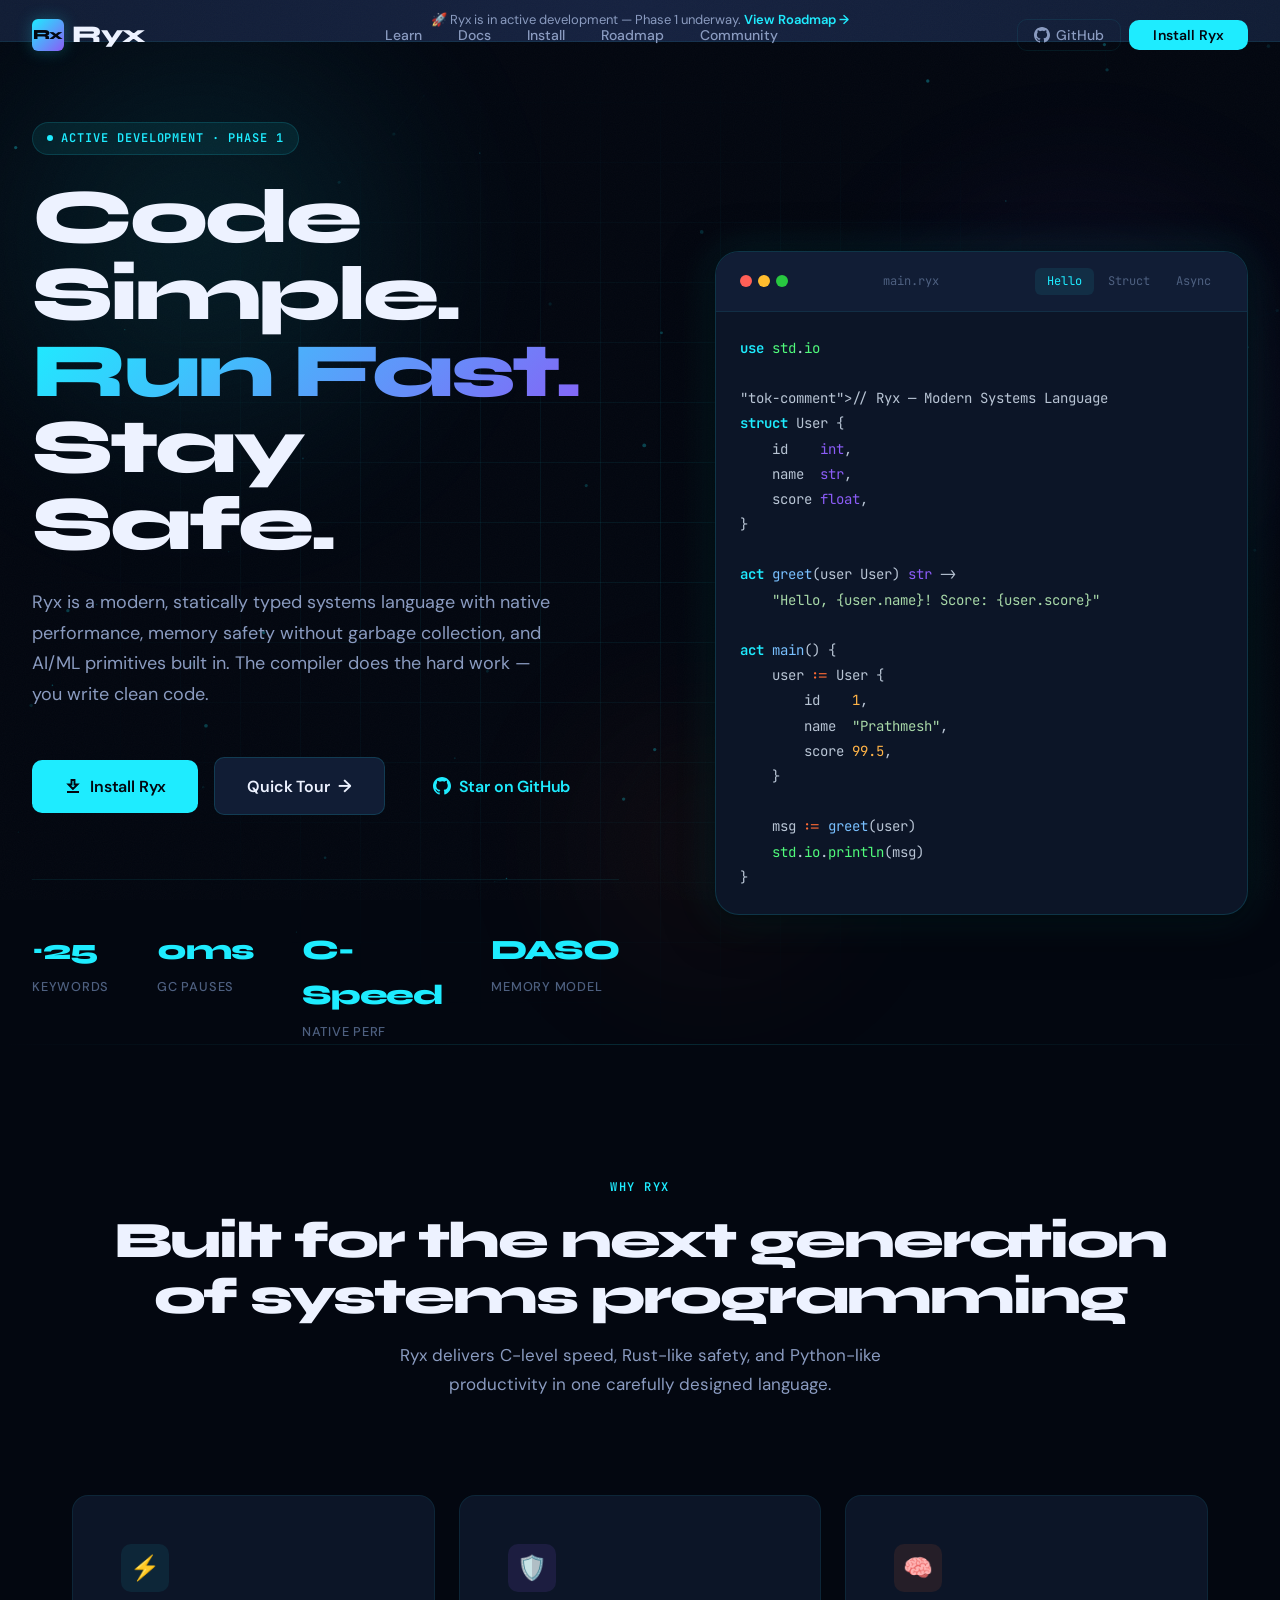
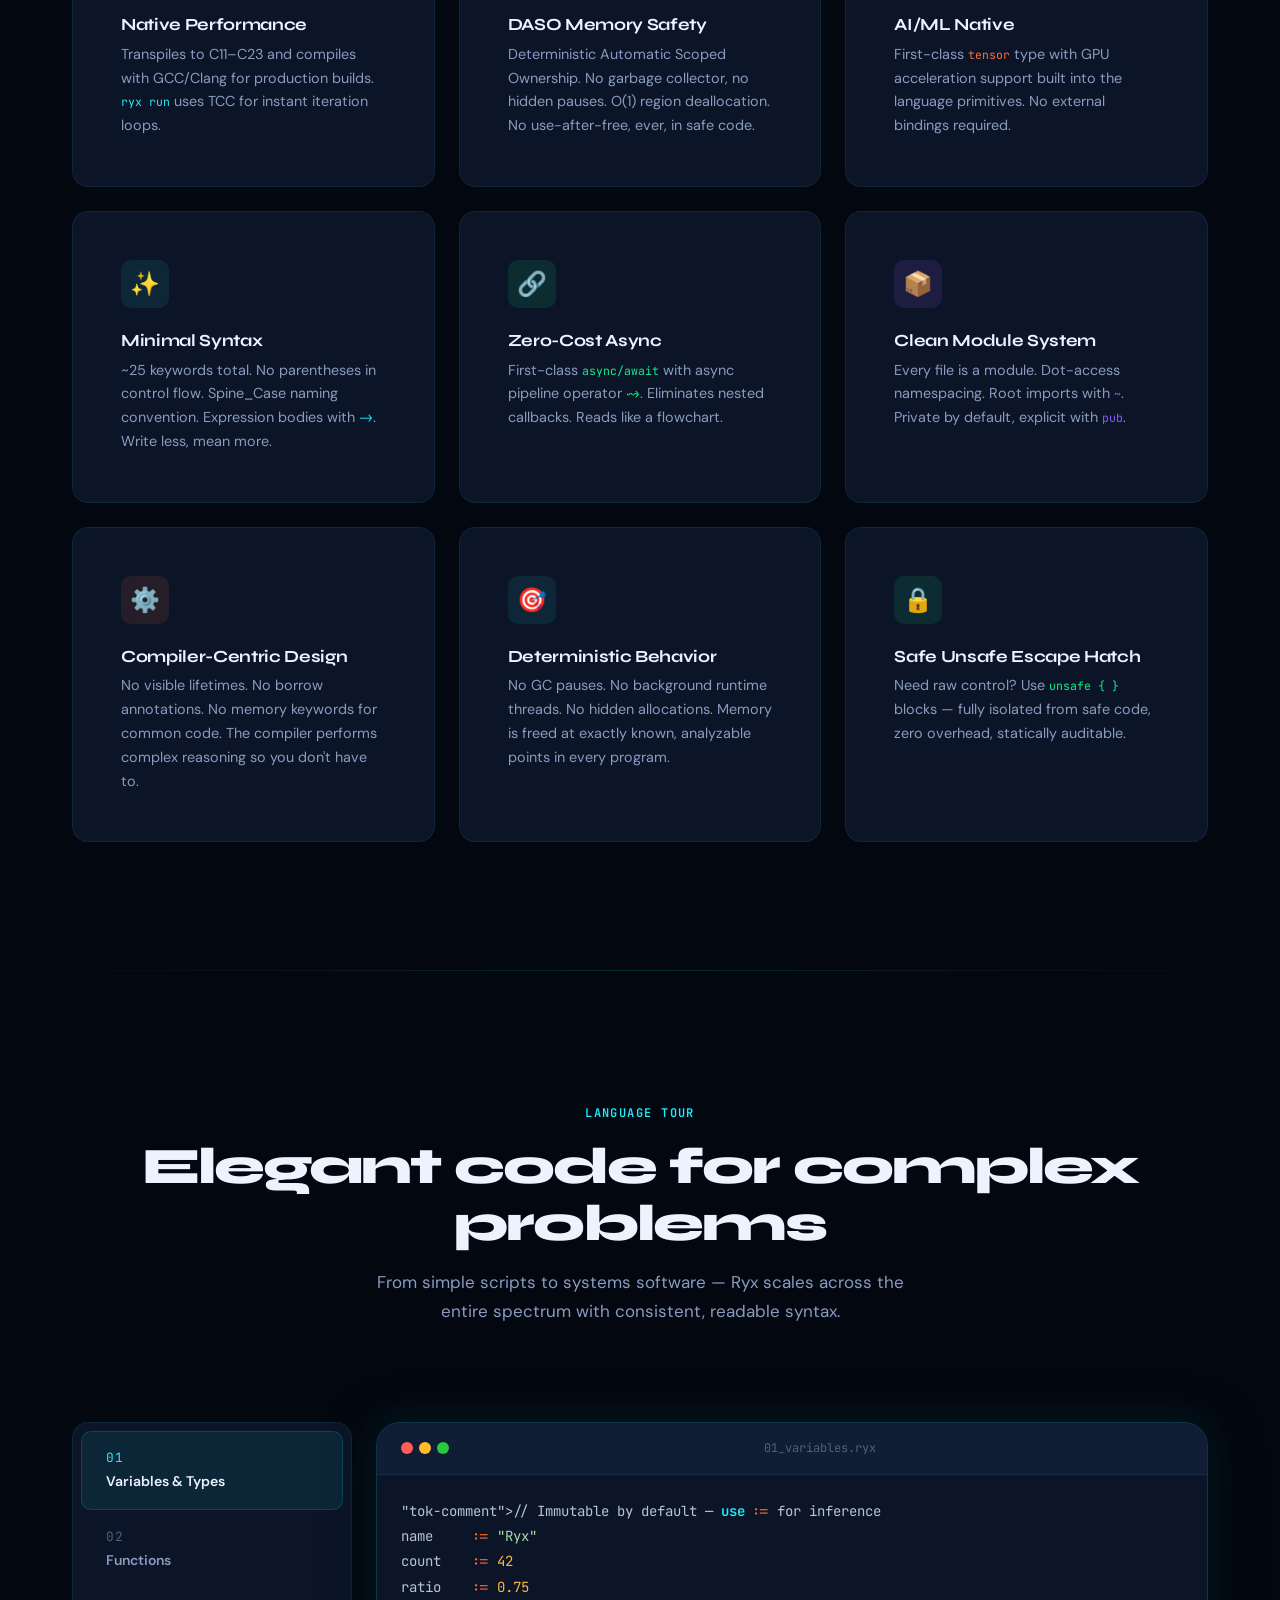
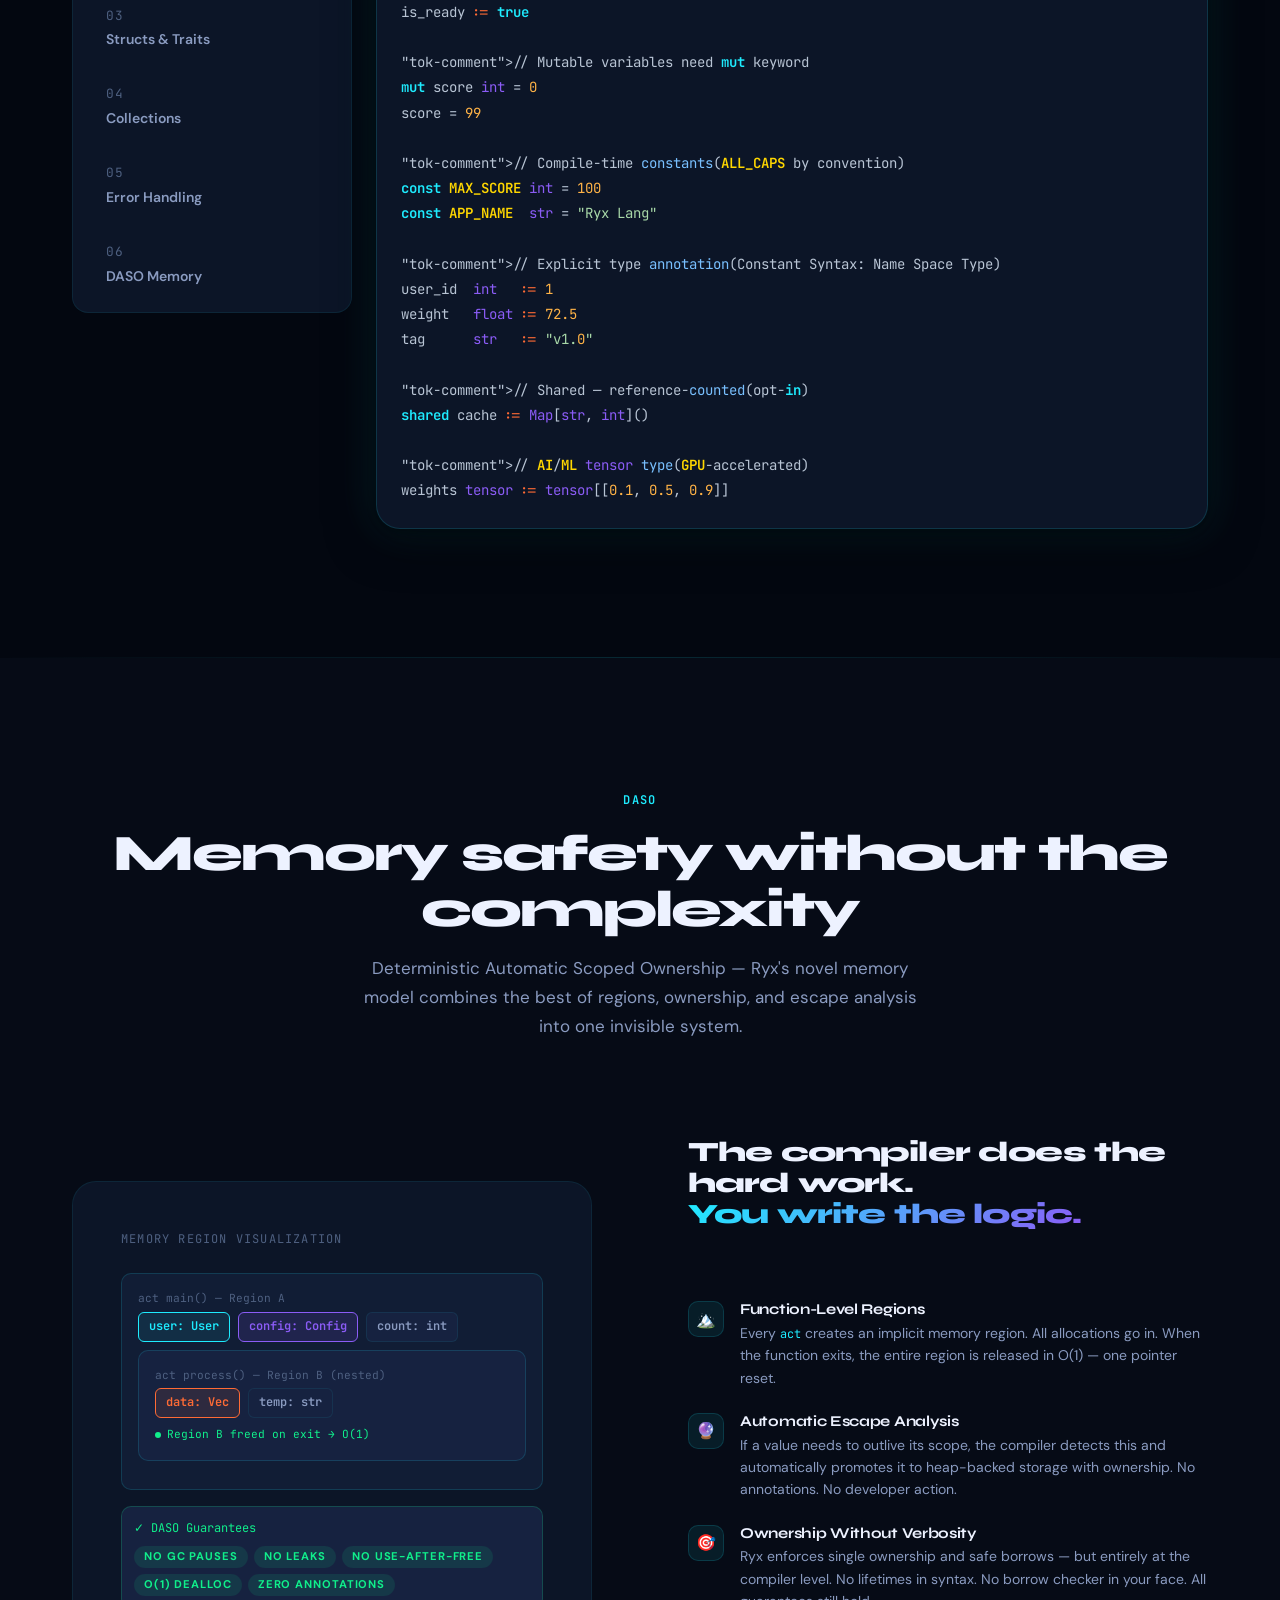
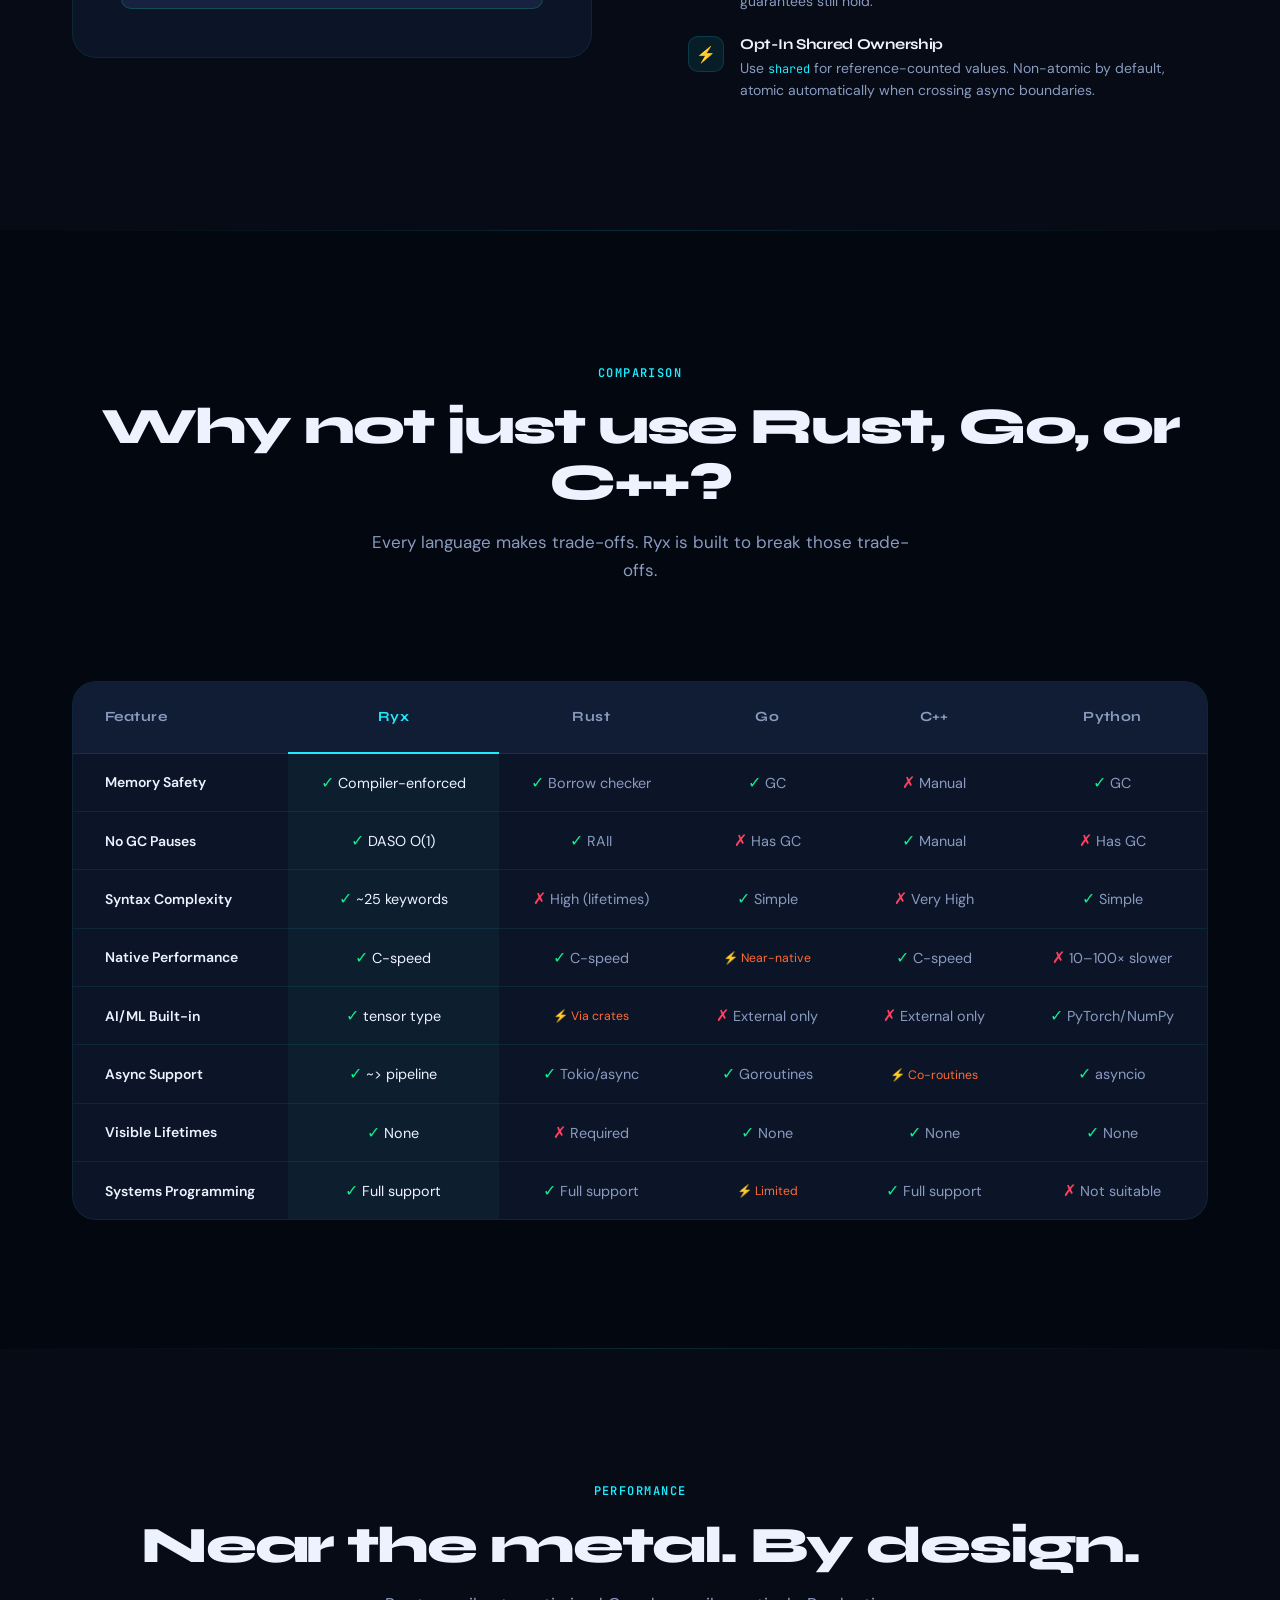
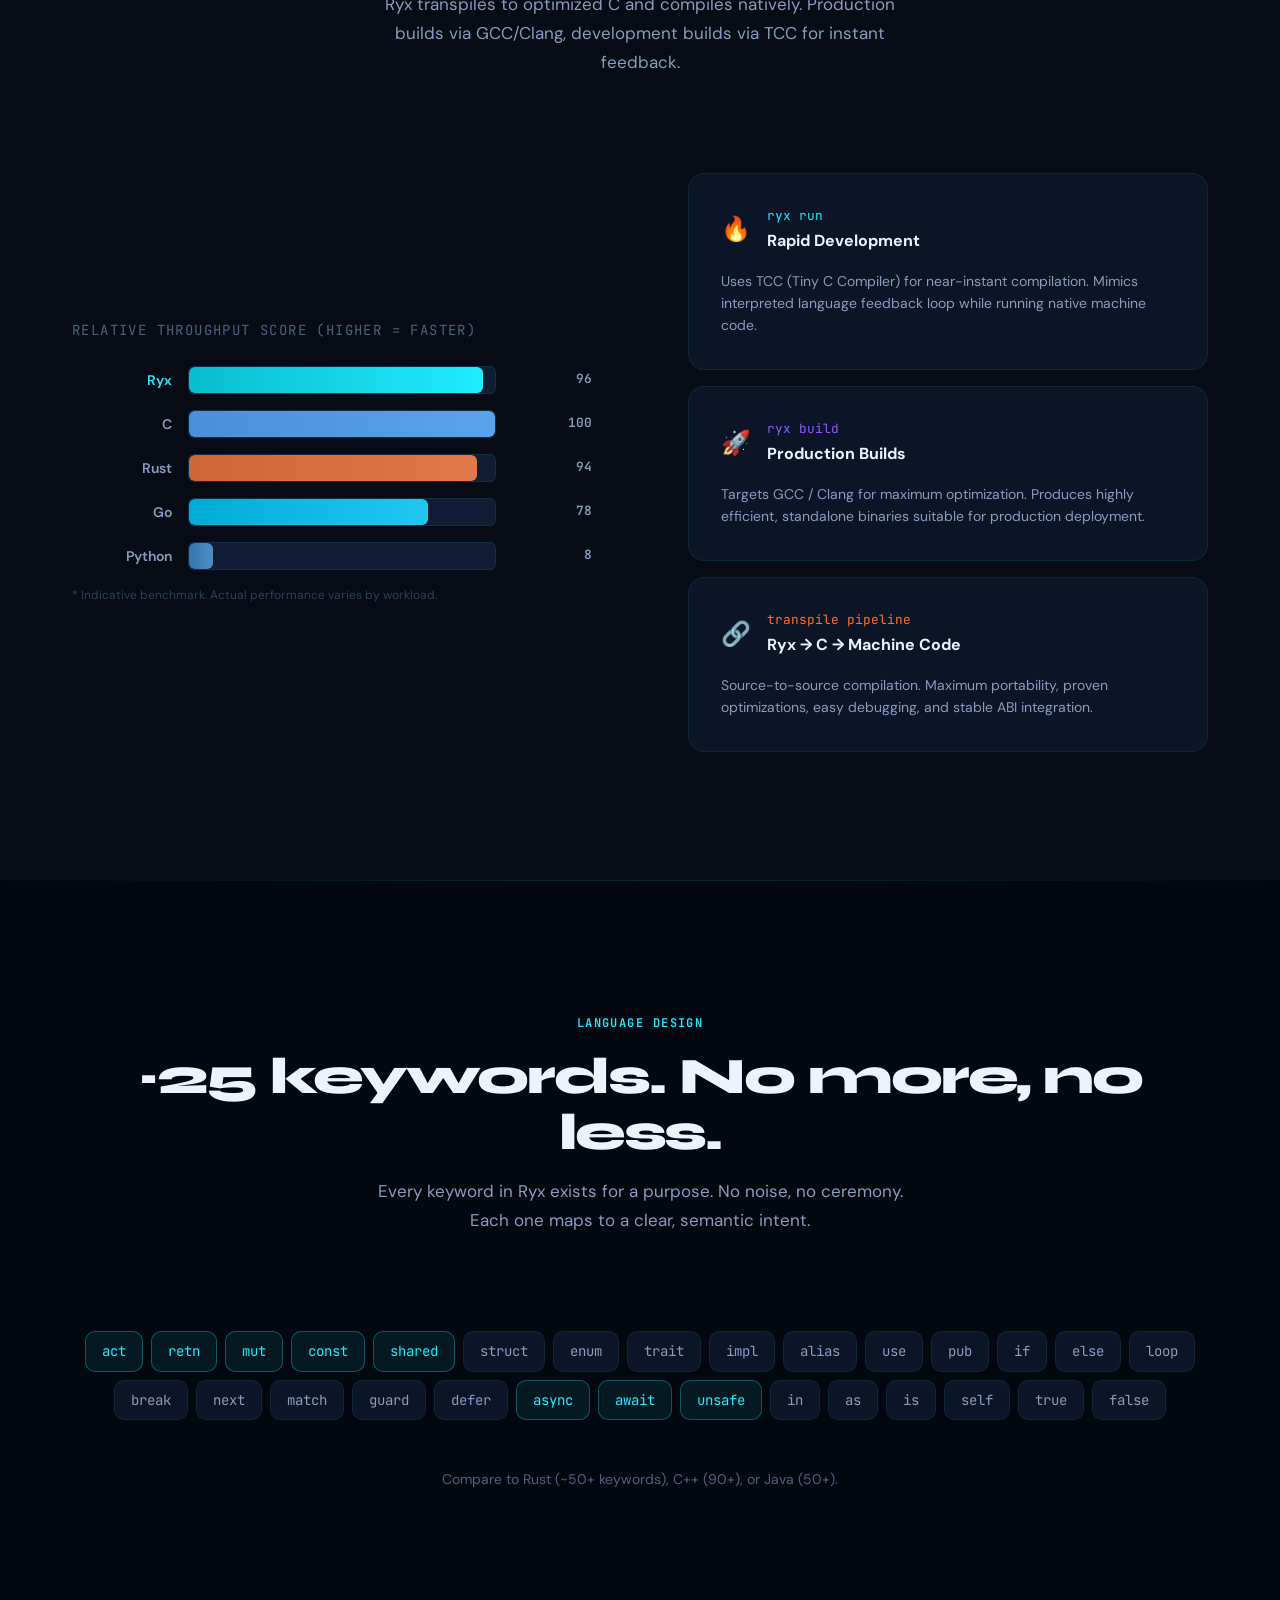
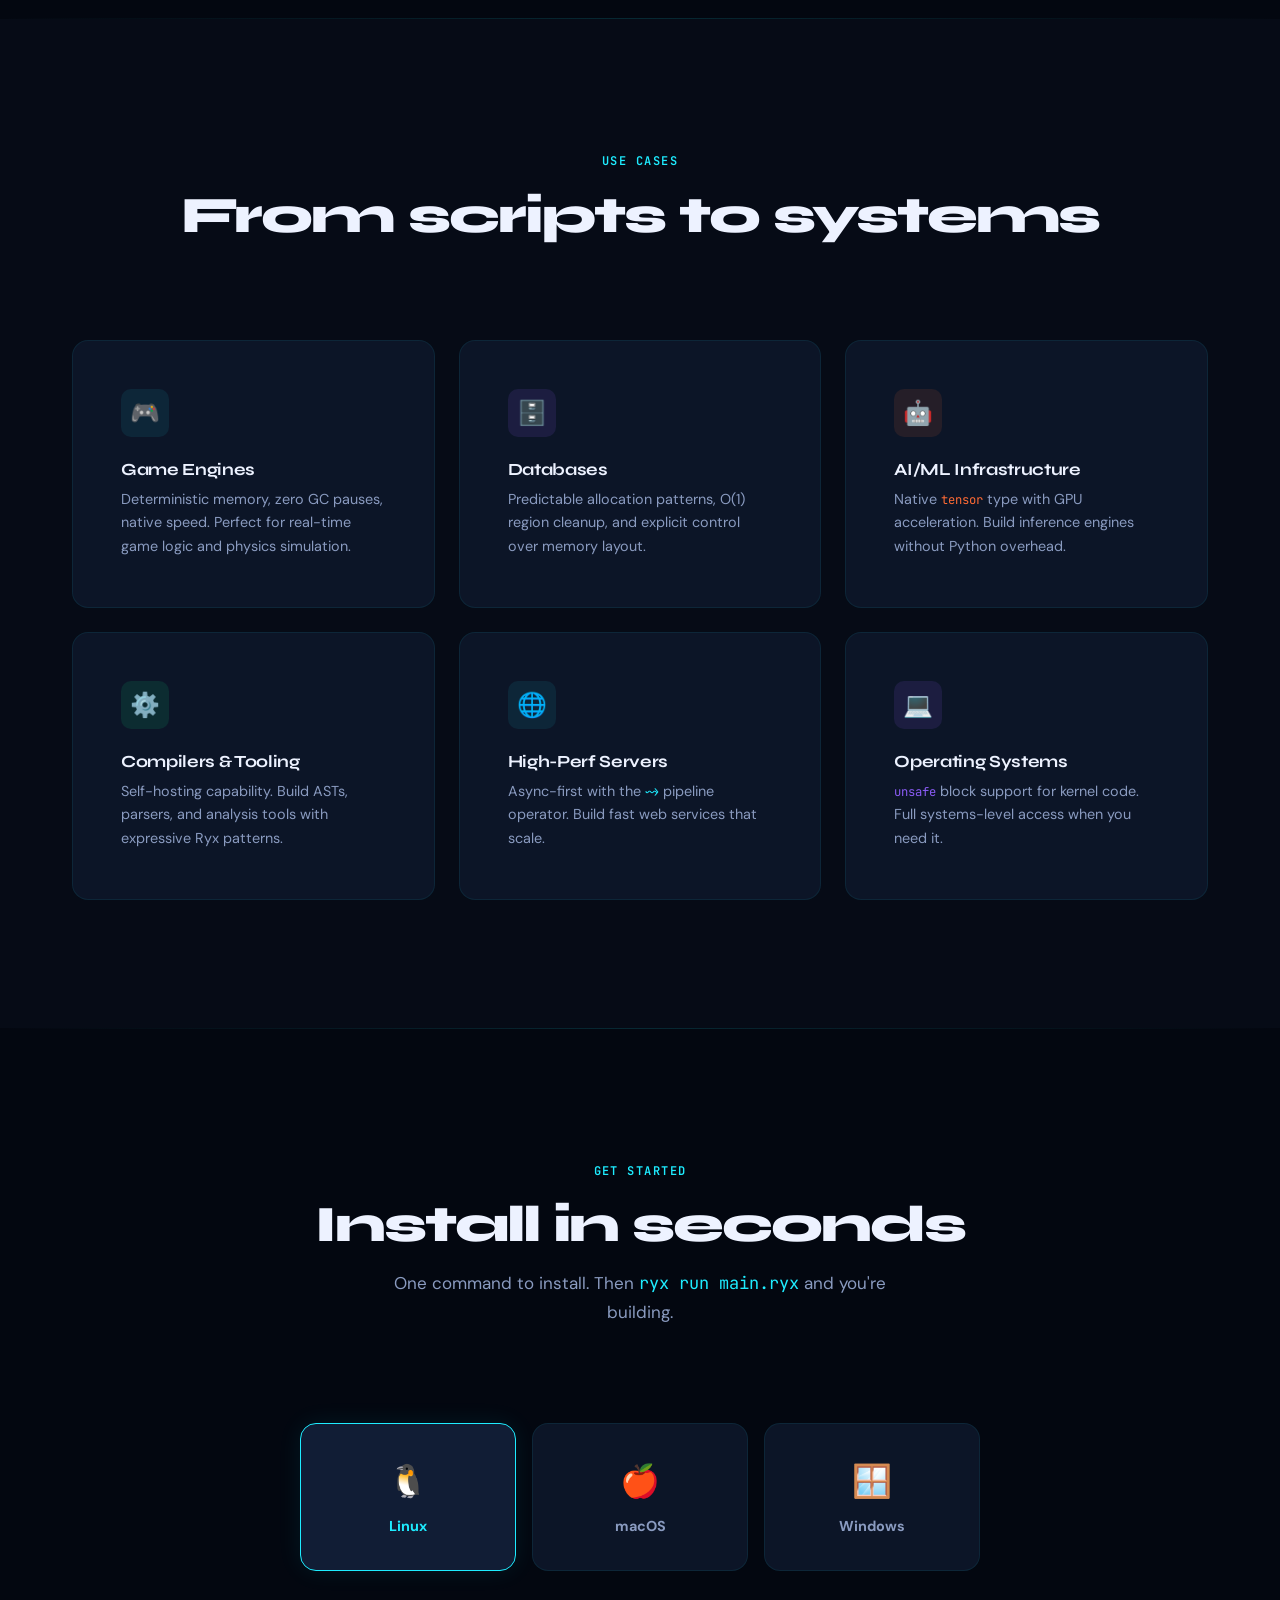
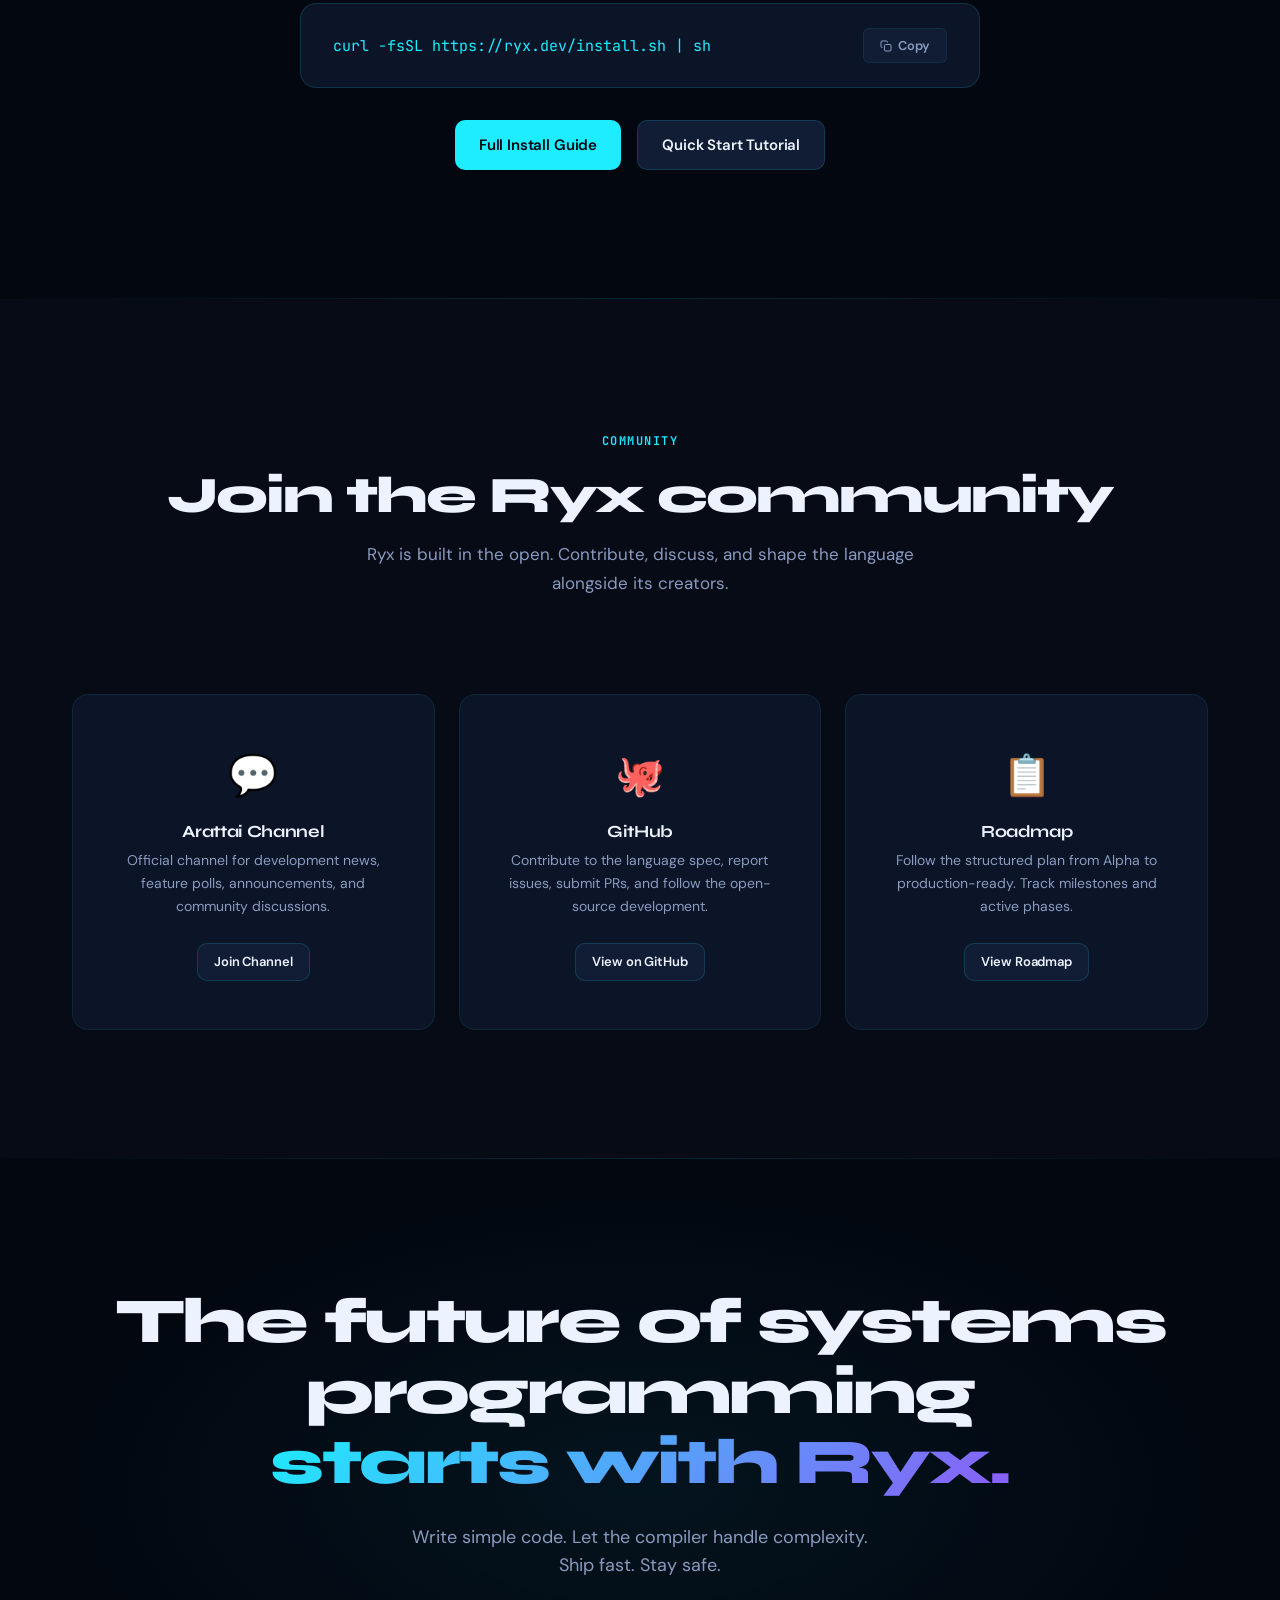
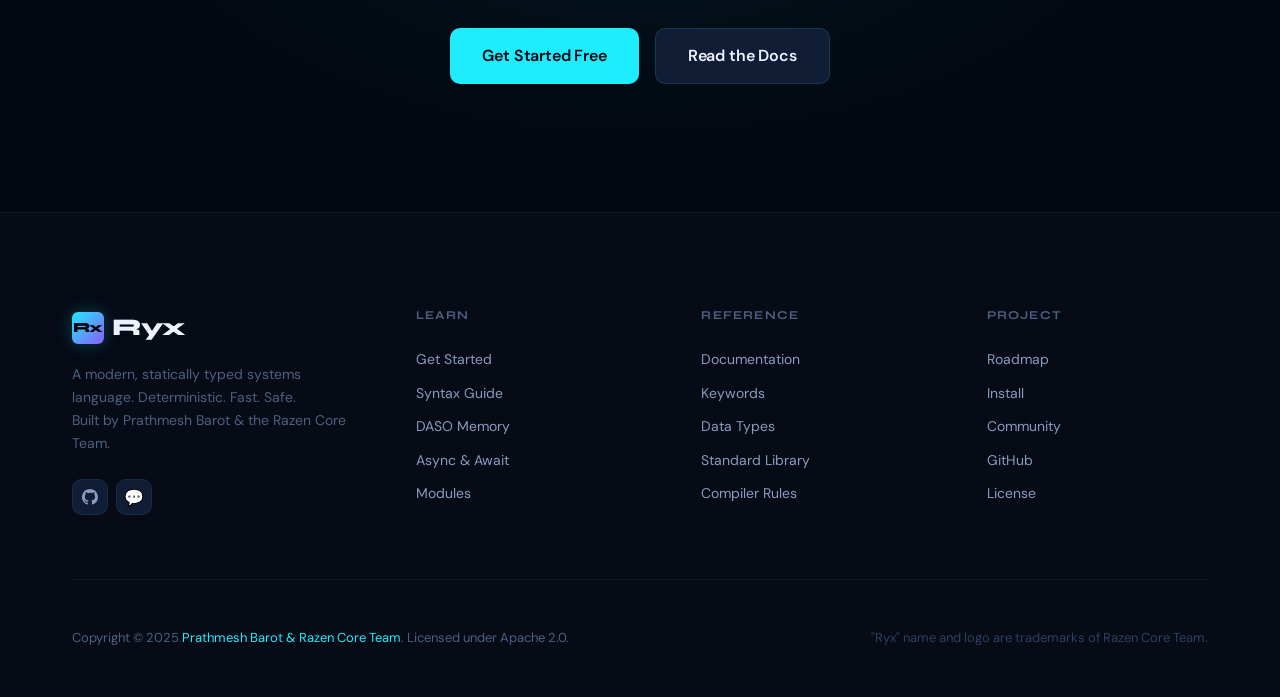
<file: website/index.html>
<!DOCTYPE html>
<html lang="en">
<head>
  <meta charset="UTF-8" />
  <meta name="viewport" content="width=device-width, initial-scale=1.0" />
  <meta name="description" content="Ryx — A modern, statically typed systems programming language. Native performance, memory safety without GC, and AI/ML built-in. Successor to the complexity of Rust, the runtime of Python." />
  <meta property="og:title" content="Ryx Programming Language" />
  <meta property="og:description" content="Modern. Fast. Reliable. The language where developers write simple code and the compiler does the hard work." />
  <meta name="theme-color" content="#030710" />
  <title>Ryx — Modern Systems Programming Language</title>
  <link rel="stylesheet" href="css/style.css" />
  <link rel="stylesheet" href="css/syntax.css" />
</head>
<body>

<!-- Noise overlay -->
<div class="noise-overlay" aria-hidden="true"></div>

<!-- Announcement Bar -->
<div class="announcement-bar">
  🚀 Ryx is in active development &mdash; Phase 1 underway.
  <a href="roadmap.html">View Roadmap →</a>
</div>

<!-- ═══════════════ NAVIGATION ═══════════════ -->
<nav class="nav" id="nav">
  <div class="nav__inner">
    <a href="index.html" class="nav__logo">
      <div class="nav__logo-mark">Rx</div>
      Ryx
    </a>

    <div class="nav__links">
      <a href="learn.html" class="nav__link">Learn</a>
      <a href="docs.html" class="nav__link">Docs</a>
      <a href="install.html" class="nav__link">Install</a>
      <a href="roadmap.html" class="nav__link">Roadmap</a>
      <a href="community.html" class="nav__link">Community</a>
    </div>

    <div class="nav__cta">
      <a href="https://github.com/razen-core/ryx" target="_blank" class="nav__github">
        <svg width="16" height="16" viewBox="0 0 24 24" fill="currentColor">
          <path d="M12 0C5.374 0 0 5.373 0 12c0 5.302 3.438 9.8 8.207 11.387.599.111.793-.261.793-.577v-2.234c-3.338.726-4.033-1.416-4.033-1.416-.546-1.387-1.333-1.756-1.333-1.756-1.089-.745.083-.729.083-.729 1.205.084 1.839 1.237 1.839 1.237 1.07 1.834 2.807 1.304 3.492.997.107-.775.418-1.305.762-1.604-2.665-.305-5.467-1.334-5.467-5.931 0-1.311.469-2.381 1.236-3.221-.124-.303-.535-1.524.117-3.176 0 0 1.008-.322 3.301 1.23A11.509 11.509 0 0112 5.803c1.02.005 2.047.138 3.006.404 2.291-1.552 3.297-1.23 3.297-1.23.653 1.653.242 2.874.118 3.176.77.84 1.235 1.911 1.235 3.221 0 4.609-2.807 5.624-5.479 5.921.43.372.823 1.102.823 2.222v3.293c0 .319.192.694.801.576C20.566 21.797 24 17.3 24 12c0-6.627-5.373-12-12-12z"/>
        </svg>
        GitHub
      </a>
      <a href="install.html" class="nav__install-btn">Install Ryx</a>
    </div>

    <button class="nav__toggle" id="navToggle" aria-label="Menu">
      <span></span><span></span><span></span>
    </button>
  </div>
</nav>

<!-- Mobile Menu -->
<div class="nav__mobile" id="mobileMenu">
  <button class="nav__mobile-close" id="mobileClose" aria-label="Close">✕</button>
  <a href="learn.html" class="nav__mobile-link">Learn</a>
  <a href="docs.html" class="nav__mobile-link">Docs</a>
  <a href="install.html" class="nav__mobile-link">Install</a>
  <a href="roadmap.html" class="nav__mobile-link">Roadmap</a>
  <a href="community.html" class="nav__mobile-link">Community</a>
  <a href="install.html" class="btn btn--primary" style="margin-top:16px">Install Ryx</a>
</div>

<!-- ═══════════════ HERO ═══════════════ -->
<section class="hero">
  <div class="hero__bg">
    <div class="hero__orb hero__orb--1"></div>
    <div class="hero__orb hero__orb--2"></div>
    <div class="hero__orb hero__orb--3"></div>
    <div class="hero__grid"></div>
    <canvas id="heroCanvas" style="position:absolute;inset:0;width:100%;height:100%;opacity:0.6;"></canvas>
  </div>

  <div class="hero__inner">
    <!-- Left: Copy -->
    <div class="hero__content">
      <div class="hero__badge">
        <span class="hero__badge-dot"></span>
        Active Development · Phase 1
      </div>

      <h1 class="hero__title">
        <span class="hero__title-line">Code Simple.</span>
        <span class="hero__title-line text-gradient">Run Fast.</span>
        <span class="hero__title-line">Stay Safe.</span>
      </h1>

      <p class="hero__description">
        Ryx is a modern, statically typed systems language with native performance,
        memory safety without garbage collection, and AI/ML primitives built in.
        The compiler does the hard work — you write clean code.
      </p>

      <div class="hero__actions">
        <a href="install.html" class="btn btn--primary btn--lg">
          <span class="btn__icon">
            <svg width="18" height="18" viewBox="0 0 24 24" fill="none" stroke="currentColor" stroke-width="2.5">
              <path d="M12 16l-6-6h4V4h4v6h4l-6 6z"/><path d="M20 20H4"/>
            </svg>
          </span>
          Install Ryx
        </a>
        <a href="learn.html" class="btn btn--secondary btn--lg">
          Quick Tour
          <span class="btn__icon">→</span>
        </a>
        <a href="https://github.com/razen-core/ryx" target="_blank" class="btn btn--ghost btn--lg">
          <svg width="18" height="18" viewBox="0 0 24 24" fill="currentColor">
            <path d="M12 0C5.374 0 0 5.373 0 12c0 5.302 3.438 9.8 8.207 11.387.599.111.793-.261.793-.577v-2.234c-3.338.726-4.033-1.416-4.033-1.416-.546-1.387-1.333-1.756-1.333-1.756-1.089-.745.083-.729.083-.729 1.205.084 1.839 1.237 1.839 1.237 1.07 1.834 2.807 1.304 3.492.997.107-.775.418-1.305.762-1.604-2.665-.305-5.467-1.334-5.467-5.931 0-1.311.469-2.381 1.236-3.221-.124-.303-.535-1.524.117-3.176 0 0 1.008-.322 3.301 1.23A11.509 11.509 0 0112 5.803c1.02.005 2.047.138 3.006.404 2.291-1.552 3.297-1.23 3.297-1.23.653 1.653.242 2.874.118 3.176.77.84 1.235 1.911 1.235 3.221 0 4.609-2.807 5.624-5.479 5.921.43.372.823 1.102.823 2.222v3.293c0 .319.192.694.801.576C20.566 21.797 24 17.3 24 12c0-6.627-5.373-12-12-12z"/>
          </svg>
          Star on GitHub
        </a>
      </div>

      <div class="hero__stats">
        <div>
          <span class="hero__stat-value">~25</span>
          <span class="hero__stat-label">Keywords</span>
        </div>
        <div>
          <span class="hero__stat-value">0ms</span>
          <span class="hero__stat-label">GC Pauses</span>
        </div>
        <div>
          <span class="hero__stat-value">C-Speed</span>
          <span class="hero__stat-label">Native Perf</span>
        </div>
        <div>
          <span class="hero__stat-value">DASO</span>
          <span class="hero__stat-label">Memory Model</span>
        </div>
      </div>
    </div>

    <!-- Right: Code Editor -->
    <div class="hero__editor reveal reveal-delay-2">
      <div class="code-editor">
        <div class="code-editor__bar">
          <div class="code-editor__dots">
            <div class="code-editor__dot code-editor__dot--red"></div>
            <div class="code-editor__dot code-editor__dot--yellow"></div>
            <div class="code-editor__dot code-editor__dot--green"></div>
          </div>
          <div class="code-editor__filename">main.ryx</div>
          <div class="code-editor__tabs">
            <div class="code-editor__tab active" data-tab="hello">Hello</div>
            <div class="code-editor__tab" data-tab="struct">Struct</div>
            <div class="code-editor__tab" data-tab="async">Async</div>
          </div>
        </div>
        <div class="code-editor__body">
          <div class="code-editor__content active" data-panel="hello">
            <pre class="ryx-code" data-lang="ryx">use std.io

// Ryx — Modern Systems Language
struct User {
    id    int,
    name  str,
    score float,
}

act greet(user User) str ->
    "Hello, {user.name}! Score: {user.score}"

act main() {
    user := User {
        id    1,
        name  "Prathmesh",
        score 99.5,
    }

    msg := greet(user)
    std.io.println(msg)
}</pre>
          </div>
          <div class="code-editor__content" data-panel="struct">
            <pre class="ryx-code" data-lang="ryx">// DASO — Memory managed automatically
struct Config {
    host    str,
    port    int,
    debug   bool,
}

trait Validate {
    act is_valid(self) bool
}

impl Validate for Config {
    act is_valid(self) bool ->
        self.port > 0 && self.port < 65536
}

act make_config() Config {
    cfg := Config {
        host  "localhost",
        port  8080,
        debug false,
    }
    guard cfg.is_valid() else {
        retn Config { host "0.0.0.0", port 3000, debug true }
    }
    retn cfg
}</pre>
          </div>
          <div class="code-editor__content" data-panel="async">
            <pre class="ryx-code" data-lang="ryx">use std.net
use std.json

struct ApiResponse {
    data   str,
    status int,
}

// Async pipeline with ~> operator
async act fetch_user(id int) Result[ApiResponse, Error] {
    response := fetch_data(id)
        ~> parse_json()
        ~> validate()?

    retn Ok(response)
}

async act main() {
    match fetch_user(42).await {
        Ok(res)  -> println("Got: {res.data}"),
        Err(e)   -> println("Error: {e}"),
    }
}</pre>
          </div>
        </div>
      </div>
    </div>
  </div>
</section>

<div class="glow-divider"></div>

<!-- ═══════════════ FEATURES ═══════════════ -->
<section class="section" id="features">
  <div class="container">
    <div class="section-header reveal">
      <span class="section-label">Why Ryx</span>
      <h2 class="section-title">Built for the next generation of systems programming</h2>
      <p class="section-description">
        Ryx delivers C-level speed, Rust-like safety, and Python-like productivity
        in one carefully designed language.
      </p>
    </div>

    <div class="features-grid">

      <div class="feature-card reveal reveal-delay-1">
        <div class="feature-icon feature-icon--cyan">⚡</div>
        <h3>Native Performance</h3>
        <p>Transpiles to C11–C23 and compiles with GCC/Clang for production builds.
           <code style="font-family:var(--font-code);color:var(--accent-cyan);font-size:0.8em">ryx run</code> uses TCC for instant iteration loops.</p>
      </div>

      <div class="feature-card reveal reveal-delay-2">
        <div class="feature-icon feature-icon--violet">🛡️</div>
        <h3>DASO Memory Safety</h3>
        <p>Deterministic Automatic Scoped Ownership. No garbage collector, no hidden pauses.
           O(1) region deallocation. No use-after-free, ever, in safe code.</p>
      </div>

      <div class="feature-card reveal reveal-delay-3">
        <div class="feature-icon feature-icon--orange">🧠</div>
        <h3>AI/ML Native</h3>
        <p>First-class <code style="font-family:var(--font-code);color:var(--accent-orange);font-size:0.8em">tensor</code> type with GPU acceleration support built into the language primitives. No external bindings required.</p>
      </div>

      <div class="feature-card reveal reveal-delay-1">
        <div class="feature-icon feature-icon--cyan">✨</div>
        <h3>Minimal Syntax</h3>
        <p>~25 keywords total. No parentheses in control flow. Spine_Case naming convention. Expression bodies with <code style="font-family:var(--font-code);color:var(--accent-cyan);font-size:0.8em">-></code>. Write less, mean more.</p>
      </div>

      <div class="feature-card reveal reveal-delay-2">
        <div class="feature-icon feature-icon--green">🔗</div>
        <h3>Zero-Cost Async</h3>
        <p>First-class <code style="font-family:var(--font-code);color:var(--accent-green);font-size:0.8em">async/await</code> with async pipeline operator <code style="font-family:var(--font-code);color:var(--accent-green);font-size:0.8em">~></code>. Eliminates nested callbacks. Reads like a flowchart.</p>
      </div>

      <div class="feature-card reveal reveal-delay-3">
        <div class="feature-icon feature-icon--violet">📦</div>
        <h3>Clean Module System</h3>
        <p>Every file is a module. Dot-access namespacing. Root imports with <code style="font-family:var(--font-code);color:var(--accent-violet);font-size:0.8em">~</code>. Private by default, explicit with <code style="font-family:var(--font-code);color:var(--accent-violet);font-size:0.8em">pub</code>.</p>
      </div>

      <div class="feature-card reveal reveal-delay-1">
        <div class="feature-icon feature-icon--orange">⚙️</div>
        <h3>Compiler-Centric Design</h3>
        <p>No visible lifetimes. No borrow annotations. No memory keywords for common code.
           The compiler performs complex reasoning so you don't have to.</p>
      </div>

      <div class="feature-card reveal reveal-delay-2">
        <div class="feature-icon feature-icon--cyan">🎯</div>
        <h3>Deterministic Behavior</h3>
        <p>No GC pauses. No background runtime threads. No hidden allocations.
           Memory is freed at exactly known, analyzable points in every program.</p>
      </div>

      <div class="feature-card reveal reveal-delay-3">
        <div class="feature-icon feature-icon--green">🔒</div>
        <h3>Safe Unsafe Escape Hatch</h3>
        <p>Need raw control? Use <code style="font-family:var(--font-code);color:var(--accent-green);font-size:0.8em">unsafe { }</code> blocks — fully isolated from safe code, zero overhead, statically auditable.</p>
      </div>

    </div>
  </div>
</section>

<div class="glow-divider"></div>

<!-- ═══════════════ CODE SHOWCASE ═══════════════ -->
<section class="section" id="examples">
  <div class="container">
    <div class="section-header reveal">
      <span class="section-label">Language Tour</span>
      <h2 class="section-title">Elegant code for complex problems</h2>
      <p class="section-description">
        From simple scripts to systems software — Ryx scales across the entire spectrum
        with consistent, readable syntax.
      </p>
    </div>

    <div class="code-showcase reveal">
      <!-- Navigation -->
      <div class="code-nav">
        <div class="code-nav__item active" data-panel="variables">
          <div class="code-nav__item-label">01</div>
          <div class="code-nav__item-title">Variables & Types</div>
        </div>
        <div class="code-nav__item" data-panel="functions">
          <div class="code-nav__item-label">02</div>
          <div class="code-nav__item-title">Functions</div>
        </div>
        <div class="code-nav__item" data-panel="structs">
          <div class="code-nav__item-label">03</div>
          <div class="code-nav__item-title">Structs & Traits</div>
        </div>
        <div class="code-nav__item" data-panel="collections">
          <div class="code-nav__item-label">04</div>
          <div class="code-nav__item-title">Collections</div>
        </div>
        <div class="code-nav__item" data-panel="errors">
          <div class="code-nav__item-label">05</div>
          <div class="code-nav__item-title">Error Handling</div>
        </div>
        <div class="code-nav__item" data-panel="daso">
          <div class="code-nav__item-label">06</div>
          <div class="code-nav__item-title">DASO Memory</div>
        </div>
      </div>

      <!-- Panels -->
      <div class="code-panels">

        <div class="code-panel active" data-panel="variables">
          <div class="code-editor">
            <div class="code-editor__bar">
              <div class="code-editor__dots">
                <div class="code-editor__dot code-editor__dot--red"></div>
                <div class="code-editor__dot code-editor__dot--yellow"></div>
                <div class="code-editor__dot code-editor__dot--green"></div>
              </div>
              <div class="code-editor__filename">01_variables.ryx</div>
            </div>
            <div class="code-editor__body">
              <pre class="ryx-code" data-lang="ryx">// Immutable by default — use := for inference
name     := "Ryx"
count    := 42
ratio    := 0.75
is_ready := true

// Mutable variables need mut keyword
mut score int = 0
score = 99

// Compile-time constants (ALL_CAPS by convention)
const MAX_SCORE int = 100
const APP_NAME  str = "Ryx Lang"

// Explicit type annotation (Constant Syntax: Name Space Type)
user_id  int   := 1
weight   float := 72.5
tag      str   := "v1.0"

// Shared — reference-counted (opt-in)
shared cache := Map[str, int]()

// AI/ML tensor type (GPU-accelerated)
weights tensor := tensor[[0.1, 0.5, 0.9]]</pre>
            </div>
          </div>
        </div>

        <div class="code-panel" data-panel="functions">
          <div class="code-editor">
            <div class="code-editor__bar">
              <div class="code-editor__dots">
                <div class="code-editor__dot code-editor__dot--red"></div>
                <div class="code-editor__dot code-editor__dot--yellow"></div>
                <div class="code-editor__dot code-editor__dot--green"></div>
              </div>
              <div class="code-editor__filename">02_functions.ryx</div>
            </div>
            <div class="code-editor__body">
              <pre class="ryx-code" data-lang="ryx">// Expression body (one-liner with ->)
act square(n int) int -> n * n
act add(a int, b int) int -> a + b

// Full body function
act greet(name str) str {
    retn "Hello, {name}! Welcome to Ryx."
}

// Generic function
act first[T](arr [T]) Option[T] {
    if arr.len() == 0 { retn None }
    retn Some(arr[0])
}

// Async function
async act fetch(url str) Result[str, Error] {
    data := http.get(url).await?
    retn Ok(data.text())
}

// Async pipeline with ~> operator
async act pipeline() {
    result := fetch("https://api.ryx.dev/data")
        ~> parse_json()
        ~> validate()
        ~> transform()

    println(result)
}

// Guard — early return for clean code
act process(user User) Result[str, str] {
    guard user.name != "" else { retn Err("Name required") }
    guard user.id > 0    else { retn Err("Invalid ID") }
    retn Ok("Processed: {user.name}")
}</pre>
            </div>
          </div>
        </div>

        <div class="code-panel" data-panel="structs">
          <div class="code-editor">
            <div class="code-editor__bar">
              <div class="code-editor__dots">
                <div class="code-editor__dot code-editor__dot--red"></div>
                <div class="code-editor__dot code-editor__dot--yellow"></div>
                <div class="code-editor__dot code-editor__dot--green"></div>
              </div>
              <div class="code-editor__filename">03_structs.ryx</div>
            </div>
            <div class="code-editor__body">
              <pre class="ryx-code" data-lang="ryx">// Define a struct
struct Point {
    x float,
    y float,
}

// Enum with variants
enum Status {
    Active,
    Idle,
    Offline(str),   // variant with data
}

// Trait — shared behavior (like interfaces)
trait Describe {
    act describe(self) str
}

// Implement trait for struct
impl Describe for Point {
    act describe(self) str ->
        "Point({self.x}, {self.y})"
}

// Pattern matching on enum
act handle(status Status) {
    match status {
        Status.Active      -> println("Online"),
        Status.Idle        -> println("Away"),
        Status.Offline(msg) -> println("Gone: {msg}"),
    }
}

// Type alias
alias Vector3 = [float; 3]
alias UserMap = Map[int, User]</pre>
            </div>
          </div>
        </div>

        <div class="code-panel" data-panel="collections">
          <div class="code-editor">
            <div class="code-editor__bar">
              <div class="code-editor__dots">
                <div class="code-editor__dot code-editor__dot--red"></div>
                <div class="code-editor__dot code-editor__dot--yellow"></div>
                <div class="code-editor__dot code-editor__dot--green"></div>
              </div>
              <div class="code-editor__filename">04_collections.ryx</div>
            </div>
            <div class="code-editor__body">
              <pre class="ryx-code" data-lang="ryx">// Fixed arrays
numbers := [1, 2, 3, 4, 5]
matrix  := [[1, 2, 3], [4, 5, 6]]

// Dynamic vectors
mut names := vec[str]()
names.push("Alice")
names.push("Bob")
names.push("Charlie")

// Slices and ranges
first_three := names[0..3]
loop i in 0..names.len() {
    println("{i}: {names[i]}")
}

// Maps
mut scores := map[str, int]()
scores.insert("Alice", 95)
scores.insert("Bob", 87)

// Map with literal syntax
ages := map {
    "Alice"   25,
    "Bob"     30,
    "Charlie" 28,
}

// Iterate over map
loop (name, age) in ages {
    println("{name} is {age} years old")
}

// Membership check
if "Alice" in scores {
    println("Found Alice: {scores.get("Alice").unwrap()}")
}</pre>
            </div>
          </div>
        </div>

        <div class="code-panel" data-panel="errors">
          <div class="code-editor">
            <div class="code-editor__bar">
              <div class="code-editor__dots">
                <div class="code-editor__dot code-editor__dot--red"></div>
                <div class="code-editor__dot code-editor__dot--yellow"></div>
                <div class="code-editor__dot code-editor__dot--green"></div>
              </div>
              <div class="code-editor__filename">05_errors.ryx</div>
            </div>
            <div class="code-editor__body">
              <pre class="ryx-code" data-lang="ryx">// Result[T, E] — explicit error handling
act divide(a float, b float) Result[float, str] {
    if b == 0.0 { retn Err("Division by zero") }
    retn Ok(a / b)
}

// ? operator — propagate error upward
act process() Result[int, Error] {
    data  := fetch_data()?      // early return on Err
    value := parse(data)?       // same here
    retn Ok(value * 2)
}

// Option[T] — nullable values without null
act find_user(id int) Option[User] {
    users := load_users()
    retn users.get(id)
}

// Pattern match on Result
act main() {
    match divide(10.0, 3.0) {
        Ok(result)  -> println("Result: {result}"),
        Err(reason) -> println("Error: {reason}"),
    }

    // unwrap_or for defaults
    user := find_user(42).unwrap_or(User { id 0, name "Guest" })

    // defer — guaranteed cleanup
    f := File.open("data.txt")?
    defer f.close()
    content := f.read()?
    println(content)
}</pre>
            </div>
          </div>
        </div>

        <div class="code-panel" data-panel="daso">
          <div class="code-editor">
            <div class="code-editor__bar">
              <div class="code-editor__dots">
                <div class="code-editor__dot code-editor__dot--red"></div>
                <div class="code-editor__dot code-editor__dot--yellow"></div>
                <div class="code-editor__dot code-editor__dot--green"></div>
              </div>
              <div class="code-editor__filename">06_daso.ryx</div>
            </div>
            <div class="code-editor__body">
              <pre class="ryx-code" data-lang="ryx">// ── DASO: Deterministic Automatic Scoped Ownership ──

// Region freed at end of scope — O(1) deallocation
act compute() {
    a := vec[int]()              // in region
    b := Map[str, int]()         // in region
    c := User { id 1, name "A" } // in region
} // ← entire region freed here instantly

// Escape analysis: compiler auto-promotes escaping values
act make_user() User {
    u := User { id 1, name "Ryx" }
    retn u  // compiler detects escape → promotes to heap
}           // no annotation needed

// Move semantics — single ownership
u := User()
v := u       // u moves to v
// u is now invalid — compile error if used

// Shared — explicit reference counting (opt-in)
shared node := Node()
a := node    // ref count: 2
b := node    // ref count: 3

// Unsafe — explicit escape hatch (raw memory)
unsafe {
    buf := alloc(1024)   // raw heap
    write_data(buf)
    free(buf)            // manual cleanup
}

// Compiler rule: if it doesn't escape, you never think about memory.
// If it escapes, Ryx handles it automatically.
// If you share, you say `shared`. That's it.</pre>
            </div>
          </div>
        </div>

      </div><!-- /code-panels -->
    </div><!-- /code-showcase -->
  </div>
</section>

<div class="glow-divider"></div>

<!-- ═══════════════ DASO DEEP DIVE ═══════════════ -->
<section class="section" id="daso" style="background: var(--bg-deep);">
  <div class="container">
    <div class="section-header reveal">
      <span class="section-label">DASO</span>
      <h2 class="section-title">Memory safety without the complexity</h2>
      <p class="section-description">
        Deterministic Automatic Scoped Ownership — Ryx's novel memory model combines
        the best of regions, ownership, and escape analysis into one invisible system.
      </p>
    </div>

    <div class="daso-grid">
      <div class="daso-visual reveal">
        <div class="memory-model">
          <div class="memory-model__title">Memory Region Visualization</div>

          <div class="memory-region">
            <div class="memory-region__label">act main() — Region A</div>
            <div class="memory-region__values">
              <div class="memory-chunk--cyan memory-chunk">user: User</div>
              <div class="memory-chunk--violet memory-chunk">config: Config</div>
              <div class="memory-chunk">count: int</div>
            </div>
            <div style="padding: 8px 0 4px;">
              <div class="memory-region" style="background:var(--bg-overlay);">
                <div class="memory-region__label">act process() — Region B (nested)</div>
                <div class="memory-region__values">
                  <div class="memory-chunk--orange memory-chunk">data: Vec</div>
                  <div class="memory-chunk">temp: str</div>
                </div>
                <div class="memory-region__free">
                  <span style="width:6px;height:6px;background:var(--accent-green);border-radius:50%;display:inline-block;"></span>
                  Region B freed on exit → O(1)
                </div>
              </div>
            </div>
          </div>

          <div style="margin-top: 16px; padding: 12px; background: var(--bg-overlay); border-radius: var(--radius-md); border: 1px solid rgba(16,239,139,0.2);">
            <div style="font-family:var(--font-code);font-size:0.75rem;color:var(--accent-green);margin-bottom:8px;">✓ DASO Guarantees</div>
            <div style="display:flex;flex-wrap:wrap;gap:6px;">
              <span class="badge badge--green">No GC pauses</span>
              <span class="badge badge--green">No leaks</span>
              <span class="badge badge--green">No use-after-free</span>
              <span class="badge badge--green">O(1) dealloc</span>
              <span class="badge badge--green">Zero annotations</span>
            </div>
          </div>
        </div>
      </div>

      <div class="daso-points reveal reveal-delay-2">
        <h3 style="font-size:1.75rem;font-weight:800;letter-spacing:-0.03em;margin-bottom:var(--space-2xl);">
          The compiler does the hard work.<br>
          <span class="text-gradient">You write the logic.</span>
        </h3>

        <div class="daso-point">
          <div class="daso-point__icon">🏔️</div>
          <div>
            <h4>Function-Level Regions</h4>
            <p>Every <code style="font-family:var(--font-code);color:var(--accent-cyan);font-size:0.85em">act</code> creates an implicit memory region. All allocations go in. When the function exits, the entire region is released in O(1) — one pointer reset.</p>
          </div>
        </div>

        <div class="daso-point">
          <div class="daso-point__icon">🔮</div>
          <div>
            <h4>Automatic Escape Analysis</h4>
            <p>If a value needs to outlive its scope, the compiler detects this and automatically promotes it to heap-backed storage with ownership. No annotations. No developer action.</p>
          </div>
        </div>

        <div class="daso-point">
          <div class="daso-point__icon">🎯</div>
          <div>
            <h4>Ownership Without Verbosity</h4>
            <p>Ryx enforces single ownership and safe borrows — but entirely at the compiler level. No lifetimes in syntax. No borrow checker in your face. All guarantees still hold.</p>
          </div>
        </div>

        <div class="daso-point">
          <div class="daso-point__icon">⚡</div>
          <div>
            <h4>Opt-In Shared Ownership</h4>
            <p>Use <code style="font-family:var(--font-code);color:var(--accent-cyan);font-size:0.85em">shared</code> for reference-counted values. Non-atomic by default, atomic automatically when crossing async boundaries.</p>
          </div>
        </div>
      </div>
    </div>
  </div>
</section>

<div class="glow-divider"></div>

<!-- ═══════════════ COMPARISON ═══════════════ -->
<section class="section" id="comparison">
  <div class="container">
    <div class="section-header reveal">
      <span class="section-label">Comparison</span>
      <h2 class="section-title">Why not just use Rust, Go, or C++?</h2>
      <p class="section-description">
        Every language makes trade-offs. Ryx is built to break those trade-offs.
      </p>
    </div>

    <div class="comparison reveal">
      <table>
        <thead>
          <tr>
            <th>Feature</th>
            <th class="highlight">Ryx</th>
            <th>Rust</th>
            <th>Go</th>
            <th>C++</th>
            <th>Python</th>
          </tr>
        </thead>
        <tbody>
          <tr>
            <td>Memory Safety</td>
            <td class="col-ryx"><span class="check">✓</span> Compiler-enforced</td>
            <td><span class="check">✓</span> Borrow checker</td>
            <td><span class="check">✓</span> GC</td>
            <td><span class="cross">✗</span> Manual</td>
            <td><span class="check">✓</span> GC</td>
          </tr>
          <tr>
            <td>No GC Pauses</td>
            <td class="col-ryx"><span class="check">✓</span> DASO O(1)</td>
            <td><span class="check">✓</span> RAII</td>
            <td><span class="cross">✗</span> Has GC</td>
            <td><span class="check">✓</span> Manual</td>
            <td><span class="cross">✗</span> Has GC</td>
          </tr>
          <tr>
            <td>Syntax Complexity</td>
            <td class="col-ryx"><span class="check">✓</span> ~25 keywords</td>
            <td><span class="cross">✗</span> High (lifetimes)</td>
            <td><span class="check">✓</span> Simple</td>
            <td><span class="cross">✗</span> Very High</td>
            <td><span class="check">✓</span> Simple</td>
          </tr>
          <tr>
            <td>Native Performance</td>
            <td class="col-ryx"><span class="check">✓</span> C-speed</td>
            <td><span class="check">✓</span> C-speed</td>
            <td><span class="partial">⚡ Near-native</span></td>
            <td><span class="check">✓</span> C-speed</td>
            <td><span class="cross">✗</span> 10–100× slower</td>
          </tr>
          <tr>
            <td>AI/ML Built-in</td>
            <td class="col-ryx"><span class="check">✓</span> tensor type</td>
            <td><span class="partial">⚡ Via crates</span></td>
            <td><span class="cross">✗</span> External only</td>
            <td><span class="cross">✗</span> External only</td>
            <td><span class="check">✓</span> PyTorch/NumPy</td>
          </tr>
          <tr>
            <td>Async Support</td>
            <td class="col-ryx"><span class="check">✓</span> ~> pipeline</td>
            <td><span class="check">✓</span> Tokio/async</td>
            <td><span class="check">✓</span> Goroutines</td>
            <td><span class="partial">⚡ Co-routines</span></td>
            <td><span class="check">✓</span> asyncio</td>
          </tr>
          <tr>
            <td>Visible Lifetimes</td>
            <td class="col-ryx"><span class="check">✓</span> None</td>
            <td><span class="cross">✗</span> Required</td>
            <td><span class="check">✓</span> None</td>
            <td><span class="check">✓</span> None</td>
            <td><span class="check">✓</span> None</td>
          </tr>
          <tr>
            <td>Systems Programming</td>
            <td class="col-ryx"><span class="check">✓</span> Full support</td>
            <td><span class="check">✓</span> Full support</td>
            <td><span class="partial">⚡ Limited</span></td>
            <td><span class="check">✓</span> Full support</td>
            <td><span class="cross">✗</span> Not suitable</td>
          </tr>
        </tbody>
      </table>
    </div>
  </div>
</section>

<div class="glow-divider"></div>

<!-- ═══════════════ PERFORMANCE ═══════════════ -->
<section class="section" style="background:var(--bg-deep);">
  <div class="container">
    <div class="section-header reveal">
      <span class="section-label">Performance</span>
      <h2 class="section-title">Near the metal. By design.</h2>
      <p class="section-description">
        Ryx transpiles to optimized C and compiles natively. Production builds via GCC/Clang,
        development builds via TCC for instant feedback.
      </p>
    </div>

    <div style="display: grid; grid-template-columns: 1fr 1fr; gap: var(--space-4xl); align-items:center;">
      <div class="reveal">
        <p style="font-size:0.875rem;color:var(--text-tertiary);margin-bottom:var(--space-lg);font-family:var(--font-code);text-transform:uppercase;letter-spacing:0.1em;">Relative throughput score (higher = faster)</p>
        <div class="perf-bars">
          <div class="perf-bar">
            <div class="perf-bar__lang ryx-lang">Ryx</div>
            <div class="perf-bar__track">
              <div class="perf-bar__fill perf-bar__fill--ryx" data-width="96%"></div>
            </div>
            <div class="perf-bar__score">96</div>
          </div>
          <div class="perf-bar">
            <div class="perf-bar__lang">C</div>
            <div class="perf-bar__track">
              <div class="perf-bar__fill perf-bar__fill--c" data-width="100%"></div>
            </div>
            <div class="perf-bar__score">100</div>
          </div>
          <div class="perf-bar">
            <div class="perf-bar__lang">Rust</div>
            <div class="perf-bar__track">
              <div class="perf-bar__fill perf-bar__fill--rust" data-width="94%"></div>
            </div>
            <div class="perf-bar__score">94</div>
          </div>
          <div class="perf-bar">
            <div class="perf-bar__lang">Go</div>
            <div class="perf-bar__track">
              <div class="perf-bar__fill perf-bar__fill--go" data-width="78%"></div>
            </div>
            <div class="perf-bar__score">78</div>
          </div>
          <div class="perf-bar">
            <div class="perf-bar__lang">Python</div>
            <div class="perf-bar__track">
              <div class="perf-bar__fill perf-bar__fill--python" data-width="8%"></div>
            </div>
            <div class="perf-bar__score">8</div>
          </div>
        </div>
        <p style="font-size:0.75rem;color:var(--text-muted);margin-top:var(--space-md);">* Indicative benchmark. Actual performance varies by workload.</p>
      </div>

      <div class="reveal reveal-delay-2">
        <div style="display:flex;flex-direction:column;gap:var(--space-md);">

          <div style="padding:var(--space-xl);background:var(--bg-surface);border:1px solid var(--border-subtle);border-radius:var(--radius-lg);">
            <div style="display:flex;align-items:center;gap:var(--space-md);margin-bottom:var(--space-md);">
              <div style="font-size:1.5rem;">🔥</div>
              <div>
                <div style="font-family:var(--font-code);color:var(--accent-cyan);font-size:0.8rem;margin-bottom:2px;">ryx run</div>
                <div style="font-weight:700;">Rapid Development</div>
              </div>
            </div>
            <p style="font-size:0.875rem;color:var(--text-secondary);">Uses TCC (Tiny C Compiler) for near-instant compilation. Mimics interpreted language feedback loop while running native machine code.</p>
          </div>

          <div style="padding:var(--space-xl);background:var(--bg-surface);border:1px solid var(--border-subtle);border-radius:var(--radius-lg);">
            <div style="display:flex;align-items:center;gap:var(--space-md);margin-bottom:var(--space-md);">
              <div style="font-size:1.5rem;">🚀</div>
              <div>
                <div style="font-family:var(--font-code);color:var(--accent-violet);font-size:0.8rem;margin-bottom:2px;">ryx build</div>
                <div style="font-weight:700;">Production Builds</div>
              </div>
            </div>
            <p style="font-size:0.875rem;color:var(--text-secondary);">Targets GCC / Clang for maximum optimization. Produces highly efficient, standalone binaries suitable for production deployment.</p>
          </div>

          <div style="padding:var(--space-xl);background:var(--bg-surface);border:1px solid var(--border-subtle);border-radius:var(--radius-lg);">
            <div style="display:flex;align-items:center;gap:var(--space-md);margin-bottom:var(--space-md);">
              <div style="font-size:1.5rem;">🔗</div>
              <div>
                <div style="font-family:var(--font-code);color:var(--accent-orange);font-size:0.8rem;margin-bottom:2px;">transpile pipeline</div>
                <div style="font-weight:700;">Ryx → C → Machine Code</div>
              </div>
            </div>
            <p style="font-size:0.875rem;color:var(--text-secondary);">Source-to-source compilation. Maximum portability, proven optimizations, easy debugging, and stable ABI integration.</p>
          </div>
        </div>
      </div>
    </div>
  </div>
</section>

<div class="glow-divider"></div>

<!-- ═══════════════ KEYWORDS ═══════════════ -->
<section class="section">
  <div class="container" style="text-align:center;">
    <div class="section-header reveal">
      <span class="section-label">Language Design</span>
      <h2 class="section-title">~25 keywords. No more, no less.</h2>
      <p class="section-description">
        Every keyword in Ryx exists for a purpose. No noise, no ceremony.
        Each one maps to a clear, semantic intent.
      </p>
    </div>

    <div class="keywords-grid reveal">
      <span class="keyword-chip keyword-chip--active">act</span>
      <span class="keyword-chip keyword-chip--active">retn</span>
      <span class="keyword-chip keyword-chip--active">mut</span>
      <span class="keyword-chip keyword-chip--active">const</span>
      <span class="keyword-chip keyword-chip--active">shared</span>
      <span class="keyword-chip">struct</span>
      <span class="keyword-chip">enum</span>
      <span class="keyword-chip">trait</span>
      <span class="keyword-chip">impl</span>
      <span class="keyword-chip">alias</span>
      <span class="keyword-chip">use</span>
      <span class="keyword-chip">pub</span>
      <span class="keyword-chip">if</span>
      <span class="keyword-chip">else</span>
      <span class="keyword-chip">loop</span>
      <span class="keyword-chip">break</span>
      <span class="keyword-chip">next</span>
      <span class="keyword-chip">match</span>
      <span class="keyword-chip">guard</span>
      <span class="keyword-chip">defer</span>
      <span class="keyword-chip keyword-chip--active">async</span>
      <span class="keyword-chip keyword-chip--active">await</span>
      <span class="keyword-chip keyword-chip--active">unsafe</span>
      <span class="keyword-chip">in</span>
      <span class="keyword-chip">as</span>
      <span class="keyword-chip">is</span>
      <span class="keyword-chip">self</span>
      <span class="keyword-chip">true</span>
      <span class="keyword-chip">false</span>
    </div>

    <p style="margin-top:var(--space-2xl);font-size:0.875rem;color:var(--text-tertiary);">
      Compare to Rust (~50+ keywords), C++ (90+), or Java (50+).
    </p>
  </div>
</section>

<div class="glow-divider"></div>

<!-- ═══════════════ USE CASES ═══════════════ -->
<section class="section" style="background:var(--bg-deep);">
  <div class="container">
    <div class="section-header reveal">
      <span class="section-label">Use Cases</span>
      <h2 class="section-title">From scripts to systems</h2>
    </div>
    <div class="features-grid">
      <div class="feature-card reveal">
        <div class="feature-icon feature-icon--cyan">🎮</div>
        <h3>Game Engines</h3>
        <p>Deterministic memory, zero GC pauses, native speed. Perfect for real-time game logic and physics simulation.</p>
      </div>
      <div class="feature-card reveal reveal-delay-1">
        <div class="feature-icon feature-icon--violet">🗄️</div>
        <h3>Databases</h3>
        <p>Predictable allocation patterns, O(1) region cleanup, and explicit control over memory layout.</p>
      </div>
      <div class="feature-card reveal reveal-delay-2">
        <div class="feature-icon feature-icon--orange">🤖</div>
        <h3>AI/ML Infrastructure</h3>
        <p>Native <code style="font-family:var(--font-code);color:var(--accent-orange);font-size:0.85em">tensor</code> type with GPU acceleration. Build inference engines without Python overhead.</p>
      </div>
      <div class="feature-card reveal reveal-delay-3">
        <div class="feature-icon feature-icon--green">⚙️</div>
        <h3>Compilers & Tooling</h3>
        <p>Self-hosting capability. Build ASTs, parsers, and analysis tools with expressive Ryx patterns.</p>
      </div>
      <div class="feature-card reveal reveal-delay-1">
        <div class="feature-icon feature-icon--cyan">🌐</div>
        <h3>High-Perf Servers</h3>
        <p>Async-first with the <code style="font-family:var(--font-code);color:var(--accent-cyan);font-size:0.85em">~></code> pipeline operator. Build fast web services that scale.</p>
      </div>
      <div class="feature-card reveal reveal-delay-2">
        <div class="feature-icon feature-icon--violet">💻</div>
        <h3>Operating Systems</h3>
        <p><code style="font-family:var(--font-code);color:var(--accent-violet);font-size:0.85em">unsafe</code> block support for kernel code. Full systems-level access when you need it.</p>
      </div>
    </div>
  </div>
</section>

<div class="glow-divider"></div>

<!-- ═══════════════ QUICK INSTALL ═══════════════ -->
<section class="section">
  <div class="container">
    <div style="max-width:680px; margin: 0 auto; text-align:center;">
      <div class="section-header reveal">
        <span class="section-label">Get Started</span>
        <h2 class="section-title">Install in seconds</h2>
        <p class="section-description">
          One command to install. Then <code style="font-family:var(--font-code);color:var(--accent-cyan)">ryx run main.ryx</code> and you're building.
        </p>
      </div>

      <div class="install-platforms reveal">
        <div class="platform-card active" data-platform="linux">
          <div class="platform-icon">🐧</div>
          <div class="platform-name">Linux</div>
        </div>
        <div class="platform-card" data-platform="macos">
          <div class="platform-icon">🍎</div>
          <div class="platform-name">macOS</div>
        </div>
        <div class="platform-card" data-platform="windows">
          <div class="platform-icon">🪟</div>
          <div class="platform-name">Windows</div>
        </div>
      </div>

      <div class="install-command reveal reveal-delay-1">
        <code id="installCommand">curl -fsSL https://ryx.dev/install.sh | sh</code>
        <button class="copy-btn" data-copy="#installCommand">
          <svg width="12" height="12" viewBox="0 0 24 24" fill="none" stroke="currentColor" stroke-width="2">
            <rect x="9" y="9" width="13" height="13" rx="2" ry="2"></rect>
            <path d="M5 15H4a2 2 0 0 1-2-2V4a2 2 0 0 1 2-2h9a2 2 0 0 1 2 2v1"></path>
          </svg>
          Copy
        </button>
      </div>

      <div style="margin-top:var(--space-xl);display:flex;gap:var(--space-md);justify-content:center;flex-wrap:wrap;">
        <a href="install.html" class="btn btn--primary">Full Install Guide</a>
        <a href="learn.html" class="btn btn--secondary">Quick Start Tutorial</a>
      </div>
    </div>
  </div>
</section>

<div class="glow-divider"></div>

<!-- ═══════════════ COMMUNITY ═══════════════ -->
<section class="section" style="background:var(--bg-deep);">
  <div class="container">
    <div class="section-header reveal">
      <span class="section-label">Community</span>
      <h2 class="section-title">Join the Ryx community</h2>
      <p class="section-description">
        Ryx is built in the open. Contribute, discuss, and shape the language alongside its creators.
      </p>
    </div>

    <div class="community-cards">
      <div class="community-card reveal">
        <div class="community-card__icon">💬</div>
        <h3>Arattai Channel</h3>
        <p>Official channel for development news, feature polls, announcements, and community discussions.</p>
        <a href="https://aratt.ai/@ryx" target="_blank" class="btn btn--secondary btn--sm">Join Channel</a>
      </div>
      <div class="community-card reveal reveal-delay-1">
        <div class="community-card__icon">🐙</div>
        <h3>GitHub</h3>
        <p>Contribute to the language spec, report issues, submit PRs, and follow the open-source development.</p>
        <a href="https://github.com/razen-core/ryx" target="_blank" class="btn btn--secondary btn--sm">View on GitHub</a>
      </div>
      <div class="community-card reveal reveal-delay-2">
        <div class="community-card__icon">📋</div>
        <h3>Roadmap</h3>
        <p>Follow the structured plan from Alpha to production-ready. Track milestones and active phases.</p>
        <a href="roadmap.html" class="btn btn--secondary btn--sm">View Roadmap</a>
      </div>
    </div>
  </div>
</section>

<div class="glow-divider"></div>

<!-- ═══════════════ CTA BANNER ═══════════════ -->
<section style="padding:var(--space-5xl) 0; position:relative;overflow:hidden;">
  <div style="position:absolute;inset:0;background:radial-gradient(ellipse at center, rgba(30,236,255,0.06) 0%, transparent 70%);"></div>
  <div class="container" style="text-align:center;position:relative;">
    <div class="reveal">
      <h2 style="font-family:var(--font-display);font-size:clamp(2.5rem,5vw,4rem);font-weight:800;letter-spacing:-0.04em;margin-bottom:var(--space-lg);">
        The future of systems programming<br>
        <span class="text-gradient">starts with Ryx.</span>
      </h2>
      <p style="font-size:1.125rem;color:var(--text-secondary);max-width:480px;margin:0 auto var(--space-2xl);">
        Write simple code. Let the compiler handle complexity.
        Ship fast. Stay safe.
      </p>
      <div style="display:flex;gap:var(--space-md);justify-content:center;flex-wrap:wrap;">
        <a href="install.html" class="btn btn--primary btn--lg">Get Started Free</a>
        <a href="docs.html" class="btn btn--secondary btn--lg">Read the Docs</a>
      </div>
    </div>
  </div>
</section>

<!-- ═══════════════ FOOTER ═══════════════ -->
<footer class="footer">
  <div class="container">
    <div class="footer__grid">
      <div class="footer__brand">
        <a href="index.html" class="nav__logo" style="display:inline-flex;">
          <div class="nav__logo-mark">Rx</div>
          Ryx
        </a>
        <p>A modern, statically typed systems language. Deterministic. Fast. Safe.<br>
           Built by Prathmesh Barot & the Razen Core Team.</p>
        <div class="footer__social">
          <a href="https://github.com/razen-core/ryx" target="_blank" class="footer__social-link" title="GitHub">
            <svg width="16" height="16" viewBox="0 0 24 24" fill="currentColor"><path d="M12 0C5.374 0 0 5.373 0 12c0 5.302 3.438 9.8 8.207 11.387.599.111.793-.261.793-.577v-2.234c-3.338.726-4.033-1.416-4.033-1.416-.546-1.387-1.333-1.756-1.333-1.756-1.089-.745.083-.729.083-.729 1.205.084 1.839 1.237 1.839 1.237 1.07 1.834 2.807 1.304 3.492.997.107-.775.418-1.305.762-1.604-2.665-.305-5.467-1.334-5.467-5.931 0-1.311.469-2.381 1.236-3.221-.124-.303-.535-1.524.117-3.176 0 0 1.008-.322 3.301 1.23A11.509 11.509 0 0112 5.803c1.02.005 2.047.138 3.006.404 2.291-1.552 3.297-1.23 3.297-1.23.653 1.653.242 2.874.118 3.176.77.84 1.235 1.911 1.235 3.221 0 4.609-2.807 5.624-5.479 5.921.43.372.823 1.102.823 2.222v3.293c0 .319.192.694.801.576C20.566 21.797 24 17.3 24 12c0-6.627-5.373-12-12-12z"/></svg>
          </a>
          <a href="https://aratt.ai/@ryx" target="_blank" class="footer__social-link" title="Arattai">💬</a>
        </div>
      </div>

      <div class="footer__col">
        <h4>Learn</h4>
        <ul>
          <li><a href="learn.html">Get Started</a></li>
          <li><a href="learn.html#syntax">Syntax Guide</a></li>
          <li><a href="learn.html#daso">DASO Memory</a></li>
          <li><a href="learn.html#async">Async & Await</a></li>
          <li><a href="learn.html#modules">Modules</a></li>
        </ul>
      </div>

      <div class="footer__col">
        <h4>Reference</h4>
        <ul>
          <li><a href="docs.html">Documentation</a></li>
          <li><a href="docs.html#keywords">Keywords</a></li>
          <li><a href="docs.html#types">Data Types</a></li>
          <li><a href="docs.html#stdlib">Standard Library</a></li>
          <li><a href="docs.html#compiler">Compiler Rules</a></li>
        </ul>
      </div>

      <div class="footer__col">
        <h4>Project</h4>
        <ul>
          <li><a href="roadmap.html">Roadmap</a></li>
          <li><a href="install.html">Install</a></li>
          <li><a href="community.html">Community</a></li>
          <li><a href="https://github.com/razen-core/ryx" target="_blank">GitHub</a></li>
          <li><a href="https://github.com/razen-core/ryx/blob/main/LICENSE" target="_blank">License</a></li>
        </ul>
      </div>
    </div>

    <div class="footer__bottom">
      <div class="footer__copy">
        Copyright © 2025
        <a href="https://github.com/razen-core/ryx" target="_blank">Prathmesh Barot &amp; Razen Core Team</a>.
        Licensed under Apache 2.0.
      </div>
      <div class="footer__license">
        "Ryx" name and logo are trademarks of Razen Core Team.
      </div>
    </div>
  </div>
</footer>

<script src="js/app.js"></script>
</body>
</html>
</file>
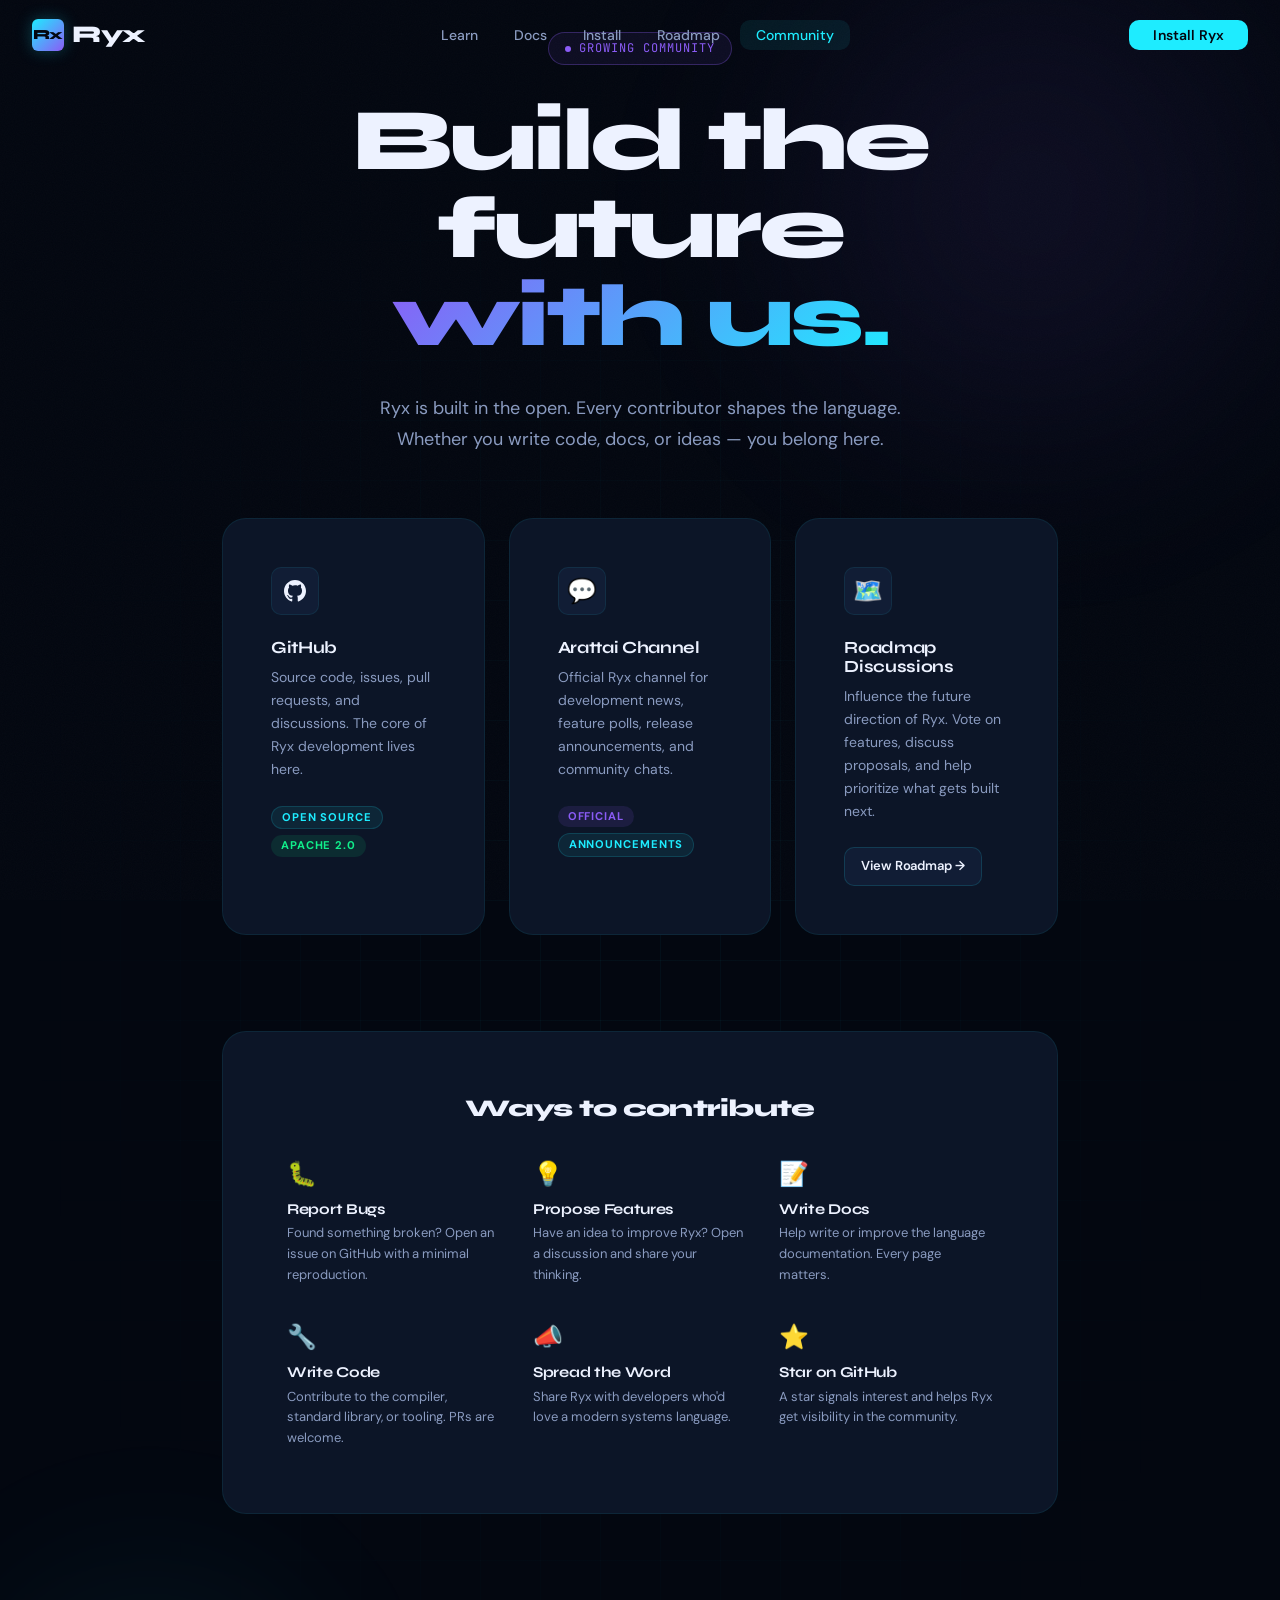
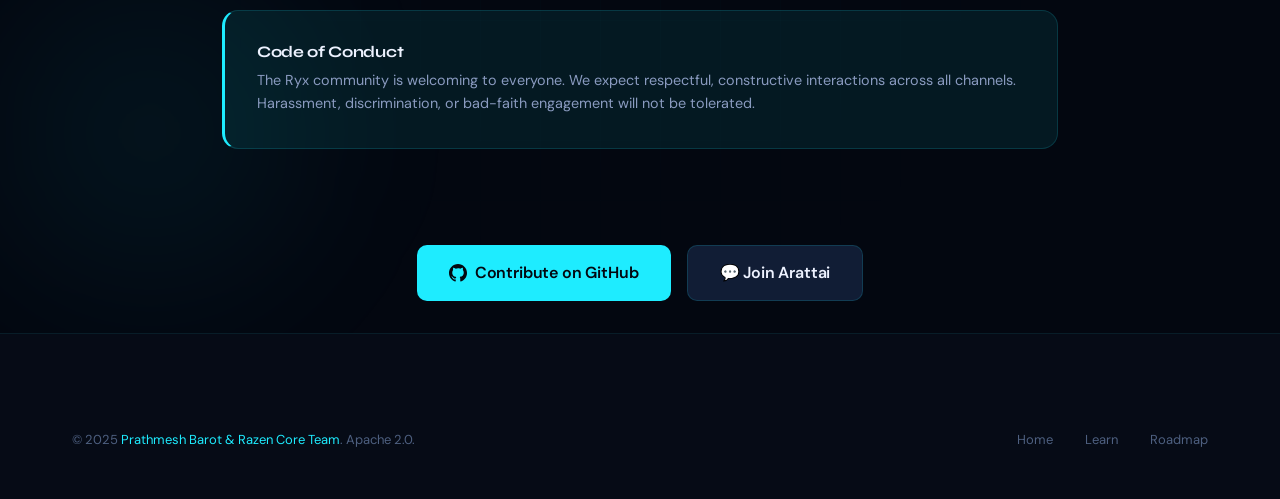
<file: website/community.html>
<!DOCTYPE html>
<html lang="en">
<head>
  <meta charset="UTF-8" />
  <meta name="viewport" content="width=device-width, initial-scale=1.0" />
  <title>Ryx — Community</title>
  <link rel="stylesheet" href="css/style.css" />
  <link rel="stylesheet" href="css/syntax.css" />
</head>
<body>
<div class="noise-overlay"></div>

<nav class="nav" id="nav">
  <div class="nav__inner">
    <a href="index.html" class="nav__logo"><div class="nav__logo-mark">Rx</div>Ryx</a>
    <div class="nav__links">
      <a href="learn.html" class="nav__link">Learn</a>
      <a href="docs.html" class="nav__link">Docs</a>
      <a href="install.html" class="nav__link">Install</a>
      <a href="roadmap.html" class="nav__link">Roadmap</a>
      <a href="community.html" class="nav__link active">Community</a>
    </div>
    <div class="nav__cta">
      <a href="install.html" class="nav__install-btn">Install Ryx</a>
    </div>
    <button class="nav__toggle" id="navToggle"><span></span><span></span><span></span></button>
  </div>
</nav>
<div class="nav__mobile" id="mobileMenu">
  <button class="nav__mobile-close" id="mobileClose">✕</button>
  <a href="learn.html" class="nav__mobile-link">Learn</a>
  <a href="docs.html" class="nav__mobile-link">Docs</a>
  <a href="install.html" class="nav__mobile-link">Install</a>
  <a href="roadmap.html" class="nav__mobile-link">Roadmap</a>
  <a href="community.html" class="nav__mobile-link">Community</a>
</div>

<!-- Hero -->
<section style="min-height:100vh;display:flex;align-items:center;justify-content:center;position:relative;overflow:hidden;">
  <div style="position:absolute;inset:0;">
    <div style="position:absolute;width:700px;height:700px;top:-150px;right:-100px;background:radial-gradient(circle,rgba(139,92,246,0.1) 0%,transparent 70%);filter:blur(80px);"></div>
    <div style="position:absolute;width:500px;height:500px;bottom:-50px;left:-100px;background:radial-gradient(circle,rgba(30,236,255,0.07) 0%,transparent 70%);filter:blur(60px);"></div>
    <div style="position:absolute;inset:0;background-image:linear-gradient(rgba(30,236,255,0.04) 1px,transparent 1px),linear-gradient(90deg,rgba(30,236,255,0.04) 1px,transparent 1px);background-size:60px 60px;mask-image:radial-gradient(ellipse at center,black 0%,transparent 70%);"></div>
  </div>

  <div style="text-align:center;position:relative;z-index:1;padding:var(--space-xl);max-width:900px;margin:0 auto;">

    <div style="display:inline-flex;align-items:center;gap:8px;padding:6px 16px;border-radius:9999px;border:1px solid rgba(139,92,246,0.3);background:rgba(139,92,246,0.08);font-family:var(--font-code);font-size:0.75rem;color:var(--accent-violet);letter-spacing:0.08em;text-transform:uppercase;margin-bottom:var(--space-xl);">
      <span style="width:6px;height:6px;border-radius:50%;background:var(--accent-violet);display:inline-block;animation:pulse 2s infinite;"></span>
      Growing Community
    </div>

    <h1 style="font-family:var(--font-display);font-size:clamp(3rem,7vw,5.5rem);font-weight:800;letter-spacing:-0.04em;line-height:1;margin-bottom:var(--space-xl);">
      Build the future<br>
      <span style="background:linear-gradient(135deg,var(--accent-violet),var(--accent-cyan));-webkit-background-clip:text;-webkit-text-fill-color:transparent;background-clip:text;">with us.</span>
    </h1>

    <p style="font-size:1.125rem;color:var(--text-secondary);max-width:540px;margin:0 auto var(--space-3xl);line-height:1.7;">
      Ryx is built in the open. Every contributor shapes the language.
      Whether you write code, docs, or ideas — you belong here.
    </p>

    <!-- Community channels -->
    <div style="display:grid;grid-template-columns:repeat(auto-fit,minmax(240px,1fr));gap:var(--space-lg);margin-bottom:var(--space-4xl);text-align:left;">

      <a href="https://github.com/razen-core/ryx" target="_blank"
         style="display:block;padding:var(--space-2xl);background:var(--bg-surface);border:1px solid var(--border-subtle);border-radius:var(--radius-xl);transition:all var(--transition-base);text-decoration:none;"
         onmouseover="this.style.borderColor='var(--border-normal)';this.style.transform='translateY(-4px)';this.style.boxShadow='0 8px 40px rgba(0,0,0,0.4)'"
         onmouseout="this.style.borderColor='var(--border-subtle)';this.style.transform='none';this.style.boxShadow='none'">
        <div style="width:48px;height:48px;border-radius:var(--radius-md);background:var(--bg-elevated);border:1px solid var(--border-subtle);display:flex;align-items:center;justify-content:center;margin-bottom:var(--space-lg);">
          <svg width="22" height="22" viewBox="0 0 24 24" fill="var(--text-primary)"><path d="M12 0C5.374 0 0 5.373 0 12c0 5.302 3.438 9.8 8.207 11.387.599.111.793-.261.793-.577v-2.234c-3.338.726-4.033-1.416-4.033-1.416-.546-1.387-1.333-1.756-1.333-1.756-1.089-.745.083-.729.083-.729 1.205.084 1.839 1.237 1.839 1.237 1.07 1.834 2.807 1.304 3.492.997.107-.775.418-1.305.762-1.604-2.665-.305-5.467-1.334-5.467-5.931 0-1.311.469-2.381 1.236-3.221-.124-.303-.535-1.524.117-3.176 0 0 1.008-.322 3.301 1.23A11.509 11.509 0 0112 5.803c1.02.005 2.047.138 3.006.404 2.291-1.552 3.297-1.23 3.297-1.23.653 1.653.242 2.874.118 3.176.77.84 1.235 1.911 1.235 3.221 0 4.609-2.807 5.624-5.479 5.921.43.372.823 1.102.823 2.222v3.293c0 .319.192.694.801.576C20.566 21.797 24 17.3 24 12c0-6.627-5.373-12-12-12z"/></svg>
        </div>
        <h3 style="font-size:1.0625rem;font-weight:700;margin-bottom:var(--space-sm);">GitHub</h3>
        <p style="font-size:0.875rem;color:var(--text-secondary);line-height:1.65;margin-bottom:var(--space-lg);">
          Source code, issues, pull requests, and discussions. The core of Ryx development lives here.
        </p>
        <div style="display:flex;flex-wrap:wrap;gap:6px;">
          <span class="badge badge--cyan">Open Source</span>
          <span class="badge badge--green">Apache 2.0</span>
        </div>
      </a>

      <a href="https://aratt.ai/@ryx" target="_blank"
         style="display:block;padding:var(--space-2xl);background:var(--bg-surface);border:1px solid var(--border-subtle);border-radius:var(--radius-xl);transition:all var(--transition-base);text-decoration:none;"
         onmouseover="this.style.borderColor='var(--border-normal)';this.style.transform='translateY(-4px)';this.style.boxShadow='0 8px 40px rgba(0,0,0,0.4)'"
         onmouseout="this.style.borderColor='var(--border-subtle)';this.style.transform='none';this.style.boxShadow='none'">
        <div style="width:48px;height:48px;border-radius:var(--radius-md);background:var(--bg-elevated);border:1px solid var(--border-subtle);display:flex;align-items:center;justify-content:center;font-size:1.5rem;margin-bottom:var(--space-lg);">💬</div>
        <h3 style="font-size:1.0625rem;font-weight:700;margin-bottom:var(--space-sm);">Arattai Channel</h3>
        <p style="font-size:0.875rem;color:var(--text-secondary);line-height:1.65;margin-bottom:var(--space-lg);">
          Official Ryx channel for development news, feature polls, release announcements, and community chats.
        </p>
        <div style="display:flex;flex-wrap:wrap;gap:6px;">
          <span class="badge badge--violet">Official</span>
          <span class="badge badge--cyan">Announcements</span>
        </div>
      </a>

      <div style="padding:var(--space-2xl);background:var(--bg-surface);border:1px solid var(--border-subtle);border-radius:var(--radius-xl);">
        <div style="width:48px;height:48px;border-radius:var(--radius-md);background:var(--bg-elevated);border:1px solid var(--border-subtle);display:flex;align-items:center;justify-content:center;font-size:1.5rem;margin-bottom:var(--space-lg);">🗺️</div>
        <h3 style="font-size:1.0625rem;font-weight:700;margin-bottom:var(--space-sm);">Roadmap Discussions</h3>
        <p style="font-size:0.875rem;color:var(--text-secondary);line-height:1.65;margin-bottom:var(--space-lg);">
          Influence the future direction of Ryx. Vote on features, discuss proposals, and help prioritize what gets built next.
        </p>
        <a href="roadmap.html" class="btn btn--secondary btn--sm">View Roadmap →</a>
      </div>

    </div>

    <!-- How to contribute -->
    <div style="background:var(--bg-surface);border:1px solid var(--border-subtle);border-radius:var(--radius-xl);padding:var(--space-3xl);margin-bottom:var(--space-4xl);text-align:left;">
      <h2 style="font-family:var(--font-display);font-size:1.5rem;font-weight:800;letter-spacing:-0.03em;margin-bottom:var(--space-xl);text-align:center;">Ways to contribute</h2>
      <div style="display:grid;grid-template-columns:repeat(auto-fit,minmax(200px,1fr));gap:var(--space-xl);">
        <div>
          <div style="font-size:1.5rem;margin-bottom:var(--space-sm);">🐛</div>
          <h4 style="font-weight:700;margin-bottom:6px;font-size:0.9375rem;">Report Bugs</h4>
          <p style="font-size:0.8125rem;color:var(--text-secondary);line-height:1.6;">Found something broken? Open an issue on GitHub with a minimal reproduction.</p>
        </div>
        <div>
          <div style="font-size:1.5rem;margin-bottom:var(--space-sm);">💡</div>
          <h4 style="font-weight:700;margin-bottom:6px;font-size:0.9375rem;">Propose Features</h4>
          <p style="font-size:0.8125rem;color:var(--text-secondary);line-height:1.6;">Have an idea to improve Ryx? Open a discussion and share your thinking.</p>
        </div>
        <div>
          <div style="font-size:1.5rem;margin-bottom:var(--space-sm);">📝</div>
          <h4 style="font-weight:700;margin-bottom:6px;font-size:0.9375rem;">Write Docs</h4>
          <p style="font-size:0.8125rem;color:var(--text-secondary);line-height:1.6;">Help write or improve the language documentation. Every page matters.</p>
        </div>
        <div>
          <div style="font-size:1.5rem;margin-bottom:var(--space-sm);">🔧</div>
          <h4 style="font-weight:700;margin-bottom:6px;font-size:0.9375rem;">Write Code</h4>
          <p style="font-size:0.8125rem;color:var(--text-secondary);line-height:1.6;">Contribute to the compiler, standard library, or tooling. PRs are welcome.</p>
        </div>
        <div>
          <div style="font-size:1.5rem;margin-bottom:var(--space-sm);">📣</div>
          <h4 style="font-weight:700;margin-bottom:6px;font-size:0.9375rem;">Spread the Word</h4>
          <p style="font-size:0.8125rem;color:var(--text-secondary);line-height:1.6;">Share Ryx with developers who'd love a modern systems language.</p>
        </div>
        <div>
          <div style="font-size:1.5rem;margin-bottom:var(--space-sm);">⭐</div>
          <h4 style="font-weight:700;margin-bottom:6px;font-size:0.9375rem;">Star on GitHub</h4>
          <p style="font-size:0.8125rem;color:var(--text-secondary);line-height:1.6;">A star signals interest and helps Ryx get visibility in the community.</p>
        </div>
      </div>
    </div>

    <!-- Code of conduct -->
    <div style="background:var(--accent-cyan-ghost);border:1px solid var(--border-normal);border-left:3px solid var(--accent-cyan);border-radius:var(--radius-lg);padding:var(--space-xl);margin-bottom:var(--space-4xl);text-align:left;">
      <h3 style="font-size:1rem;font-weight:700;margin-bottom:var(--space-sm);">Code of Conduct</h3>
      <p style="font-size:0.9rem;color:var(--text-secondary);margin:0;line-height:1.65;">
        The Ryx community is welcoming to everyone. We expect respectful, constructive
        interactions across all channels. Harassment, discrimination, or bad-faith engagement
        will not be tolerated.
      </p>
    </div>

    <!-- CTA buttons -->
    <div style="display:flex;gap:var(--space-md);justify-content:center;flex-wrap:wrap;">
      <a href="https://github.com/razen-core/ryx" target="_blank" class="btn btn--primary btn--lg">
        <svg width="18" height="18" viewBox="0 0 24 24" fill="currentColor"><path d="M12 0C5.374 0 0 5.373 0 12c0 5.302 3.438 9.8 8.207 11.387.599.111.793-.261.793-.577v-2.234c-3.338.726-4.033-1.416-4.033-1.416-.546-1.387-1.333-1.756-1.333-1.756-1.089-.745.083-.729.083-.729 1.205.084 1.839 1.237 1.839 1.237 1.07 1.834 2.807 1.304 3.492.997.107-.775.418-1.305.762-1.604-2.665-.305-5.467-1.334-5.467-5.931 0-1.311.469-2.381 1.236-3.221-.124-.303-.535-1.524.117-3.176 0 0 1.008-.322 3.301 1.23A11.509 11.509 0 0112 5.803c1.02.005 2.047.138 3.006.404 2.291-1.552 3.297-1.23 3.297-1.23.653 1.653.242 2.874.118 3.176.77.84 1.235 1.911 1.235 3.221 0 4.609-2.807 5.624-5.479 5.921.43.372.823 1.102.823 2.222v3.293c0 .319.192.694.801.576C20.566 21.797 24 17.3 24 12c0-6.627-5.373-12-12-12z"/></svg>
        Contribute on GitHub
      </a>
      <a href="https://aratt.ai/@ryx" target="_blank" class="btn btn--secondary btn--lg">💬 Join Arattai</a>
    </div>
  </div>
</section>

<footer class="footer">
  <div class="container">
    <div class="footer__bottom" style="padding-top:0;border:none;">
      <div class="footer__copy">© 2025 <a href="https://github.com/razen-core/ryx" target="_blank">Prathmesh Barot &amp; Razen Core Team</a>. Apache 2.0.</div>
      <div style="display:flex;gap:var(--space-xl);">
        <a href="index.html" style="font-size:0.8125rem;color:var(--text-tertiary)">Home</a>
        <a href="learn.html" style="font-size:0.8125rem;color:var(--text-tertiary)">Learn</a>
        <a href="roadmap.html" style="font-size:0.8125rem;color:var(--text-tertiary)">Roadmap</a>
      </div>
    </div>
  </div>
</footer>

<script src="js/app.js"></script>
</body>
</html>
</file>
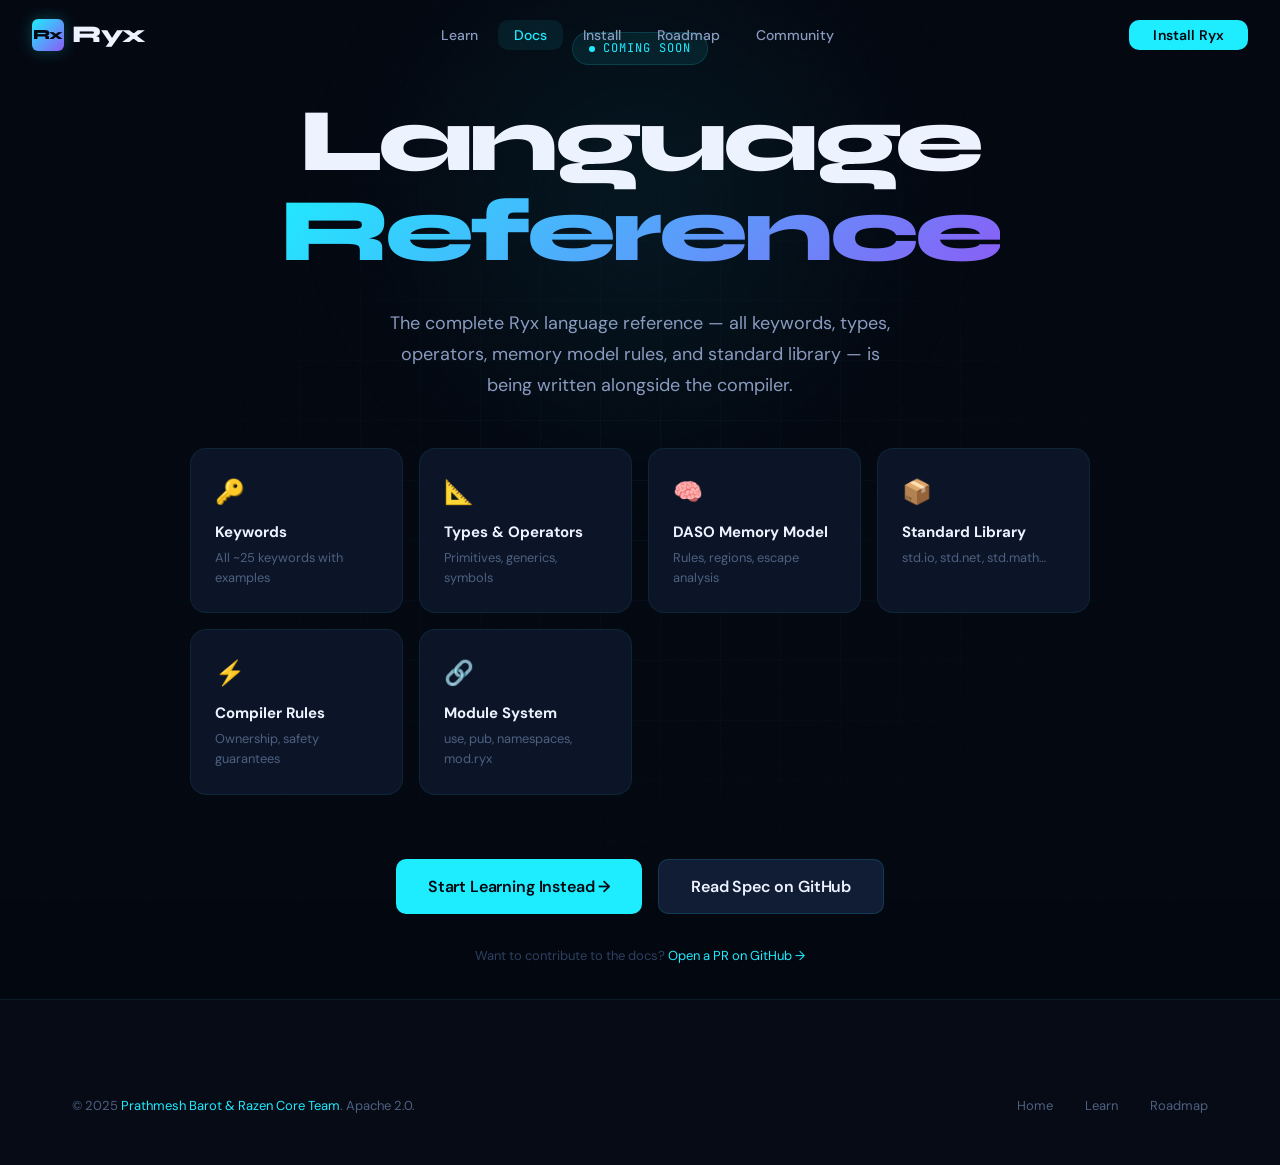
<file: website/docs.html>
<!DOCTYPE html>
<html lang="en">
<head>
  <meta charset="UTF-8" />
  <meta name="viewport" content="width=device-width, initial-scale=1.0" />
  <title>Ryx — Language Reference</title>
  <link rel="stylesheet" href="css/style.css" />
  <link rel="stylesheet" href="css/syntax.css" />
</head>
<body>
<div class="noise-overlay"></div>

<nav class="nav" id="nav">
  <div class="nav__inner">
    <a href="index.html" class="nav__logo"><div class="nav__logo-mark">Rx</div>Ryx</a>
    <div class="nav__links">
      <a href="learn.html" class="nav__link">Learn</a>
      <a href="docs.html" class="nav__link active">Docs</a>
      <a href="install.html" class="nav__link">Install</a>
      <a href="roadmap.html" class="nav__link">Roadmap</a>
      <a href="community.html" class="nav__link">Community</a>
    </div>
    <div class="nav__cta">
      <a href="install.html" class="nav__install-btn">Install Ryx</a>
    </div>
    <button class="nav__toggle" id="navToggle"><span></span><span></span><span></span></button>
  </div>
</nav>
<div class="nav__mobile" id="mobileMenu">
  <button class="nav__mobile-close" id="mobileClose">✕</button>
  <a href="learn.html" class="nav__mobile-link">Learn</a>
  <a href="docs.html" class="nav__mobile-link">Docs</a>
  <a href="install.html" class="nav__mobile-link">Install</a>
  <a href="roadmap.html" class="nav__mobile-link">Roadmap</a>
  <a href="community.html" class="nav__mobile-link">Community</a>
</div>

<!-- Hero -->
<section style="min-height:100vh;display:flex;align-items:center;justify-content:center;position:relative;overflow:hidden;">
  <div style="position:absolute;inset:0;">
    <div style="position:absolute;width:600px;height:600px;top:-100px;left:50%;transform:translateX(-50%);background:radial-gradient(circle,rgba(30,236,255,0.08) 0%,transparent 70%);filter:blur(60px);"></div>
    <div style="position:absolute;inset:0;background-image:linear-gradient(rgba(30,236,255,0.04) 1px,transparent 1px),linear-gradient(90deg,rgba(30,236,255,0.04) 1px,transparent 1px);background-size:60px 60px;mask-image:radial-gradient(ellipse at center,black 0%,transparent 70%);"></div>
  </div>
  <div style="text-align:center;position:relative;z-index:1;padding:var(--space-xl);">
    <div style="display:inline-flex;align-items:center;gap:8px;padding:6px 16px;border-radius:9999px;border:1px solid var(--border-normal);background:var(--accent-cyan-ghost);font-family:var(--font-code);font-size:0.75rem;color:var(--accent-cyan);letter-spacing:0.08em;text-transform:uppercase;margin-bottom:var(--space-xl);">
      <span style="width:6px;height:6px;border-radius:50%;background:var(--accent-cyan);animation:pulse 2s infinite;display:inline-block;"></span>
      Coming Soon
    </div>

    <h1 style="font-family:var(--font-display);font-size:clamp(3rem,7vw,6rem);font-weight:800;letter-spacing:-0.04em;line-height:1;margin-bottom:var(--space-xl);">
      Language<br>
      <span style="background:linear-gradient(135deg,var(--accent-cyan),var(--accent-violet));-webkit-background-clip:text;-webkit-text-fill-color:transparent;background-clip:text;">Reference</span>
    </h1>

    <p style="font-size:1.125rem;color:var(--text-secondary);max-width:520px;margin:0 auto var(--space-2xl);line-height:1.7;">
      The complete Ryx language reference — all keywords, types, operators, memory model rules,
      and standard library — is being written alongside the compiler.
    </p>

    <!-- Sections preview -->
    <div style="display:grid;grid-template-columns:repeat(auto-fit,minmax(200px,1fr));gap:var(--space-md);max-width:900px;margin:0 auto var(--space-3xl);text-align:left;">
      <div style="padding:var(--space-lg);background:var(--bg-surface);border:1px solid var(--border-subtle);border-radius:var(--radius-lg);">
        <div style="font-size:1.5rem;margin-bottom:var(--space-sm);">🔑</div>
        <div style="font-weight:700;margin-bottom:4px;font-size:0.9375rem;">Keywords</div>
        <div style="font-size:0.8rem;color:var(--text-tertiary);">All ~25 keywords with examples</div>
      </div>
      <div style="padding:var(--space-lg);background:var(--bg-surface);border:1px solid var(--border-subtle);border-radius:var(--radius-lg);">
        <div style="font-size:1.5rem;margin-bottom:var(--space-sm);">📐</div>
        <div style="font-weight:700;margin-bottom:4px;font-size:0.9375rem;">Types & Operators</div>
        <div style="font-size:0.8rem;color:var(--text-tertiary);">Primitives, generics, symbols</div>
      </div>
      <div style="padding:var(--space-lg);background:var(--bg-surface);border:1px solid var(--border-subtle);border-radius:var(--radius-lg);">
        <div style="font-size:1.5rem;margin-bottom:var(--space-sm);">🧠</div>
        <div style="font-weight:700;margin-bottom:4px;font-size:0.9375rem;">DASO Memory Model</div>
        <div style="font-size:0.8rem;color:var(--text-tertiary);">Rules, regions, escape analysis</div>
      </div>
      <div style="padding:var(--space-lg);background:var(--bg-surface);border:1px solid var(--border-subtle);border-radius:var(--radius-lg);">
        <div style="font-size:1.5rem;margin-bottom:var(--space-sm);">📦</div>
        <div style="font-weight:700;margin-bottom:4px;font-size:0.9375rem;">Standard Library</div>
        <div style="font-size:0.8rem;color:var(--text-tertiary);">std.io, std.net, std.math…</div>
      </div>
      <div style="padding:var(--space-lg);background:var(--bg-surface);border:1px solid var(--border-subtle);border-radius:var(--radius-lg);">
        <div style="font-size:1.5rem;margin-bottom:var(--space-sm);">⚡</div>
        <div style="font-weight:700;margin-bottom:4px;font-size:0.9375rem;">Compiler Rules</div>
        <div style="font-size:0.8rem;color:var(--text-tertiary);">Ownership, safety guarantees</div>
      </div>
      <div style="padding:var(--space-lg);background:var(--bg-surface);border:1px solid var(--border-subtle);border-radius:var(--radius-lg);">
        <div style="font-size:1.5rem;margin-bottom:var(--space-sm);">🔗</div>
        <div style="font-weight:700;margin-bottom:4px;font-size:0.9375rem;">Module System</div>
        <div style="font-size:0.8rem;color:var(--text-tertiary);">use, pub, namespaces, mod.ryx</div>
      </div>
    </div>

    <div style="display:flex;gap:var(--space-md);justify-content:center;flex-wrap:wrap;">
      <a href="learn.html" class="btn btn--primary btn--lg">
        Start Learning Instead →
      </a>
      <a href="https://github.com/razen-core/ryx" target="_blank" class="btn btn--secondary btn--lg">
        Read Spec on GitHub
      </a>
    </div>

    <p style="margin-top:var(--space-xl);font-size:0.8125rem;color:var(--text-muted);">
      Want to contribute to the docs?
      <a href="https://github.com/razen-core/ryx" target="_blank" style="color:var(--accent-cyan);">Open a PR on GitHub →</a>
    </p>
  </div>
</section>

<footer class="footer">
  <div class="container">
    <div class="footer__bottom" style="padding-top:0;border:none;">
      <div class="footer__copy">© 2025 <a href="https://github.com/razen-core/ryx" target="_blank">Prathmesh Barot &amp; Razen Core Team</a>. Apache 2.0.</div>
      <div style="display:flex;gap:var(--space-xl);">
        <a href="index.html" style="font-size:0.8125rem;color:var(--text-tertiary)">Home</a>
        <a href="learn.html" style="font-size:0.8125rem;color:var(--text-tertiary)">Learn</a>
        <a href="roadmap.html" style="font-size:0.8125rem;color:var(--text-tertiary)">Roadmap</a>
      </div>
    </div>
  </div>
</footer>

<script src="js/app.js"></script>
</body>
</html>
</file>
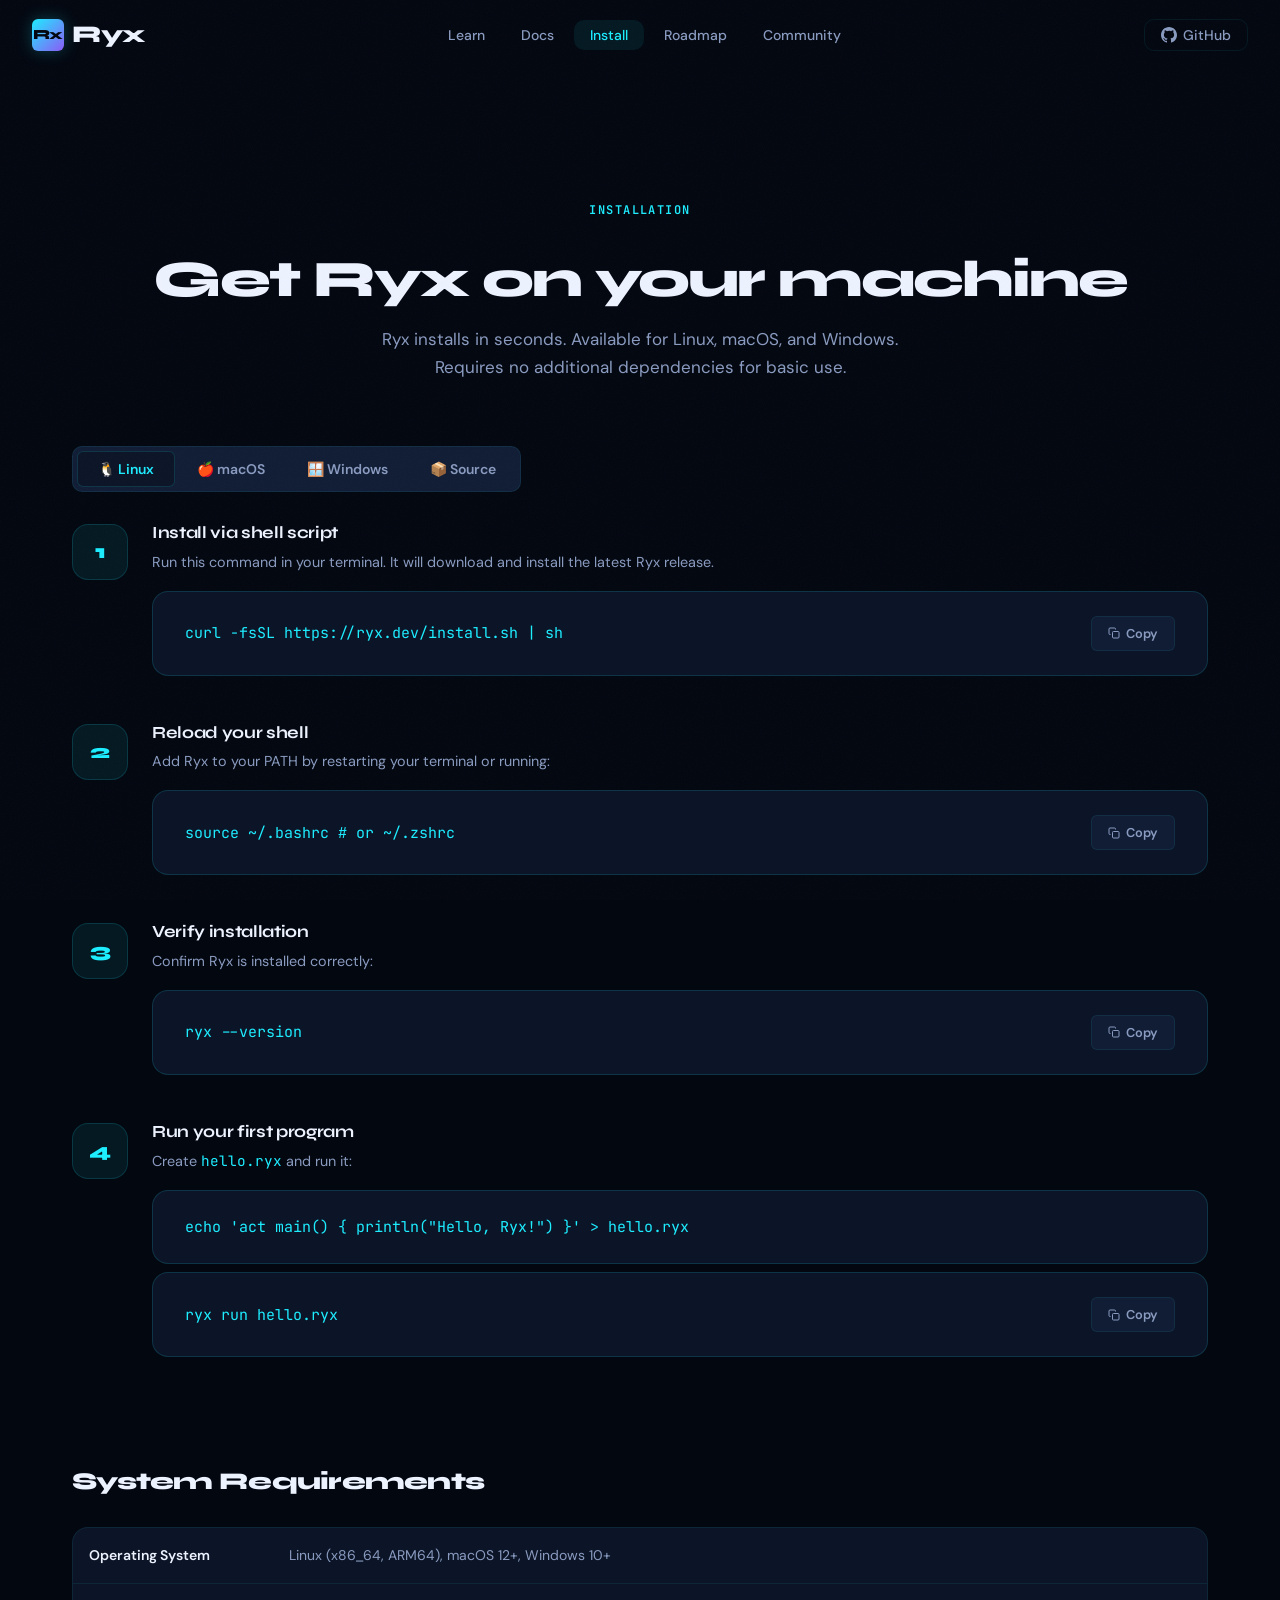
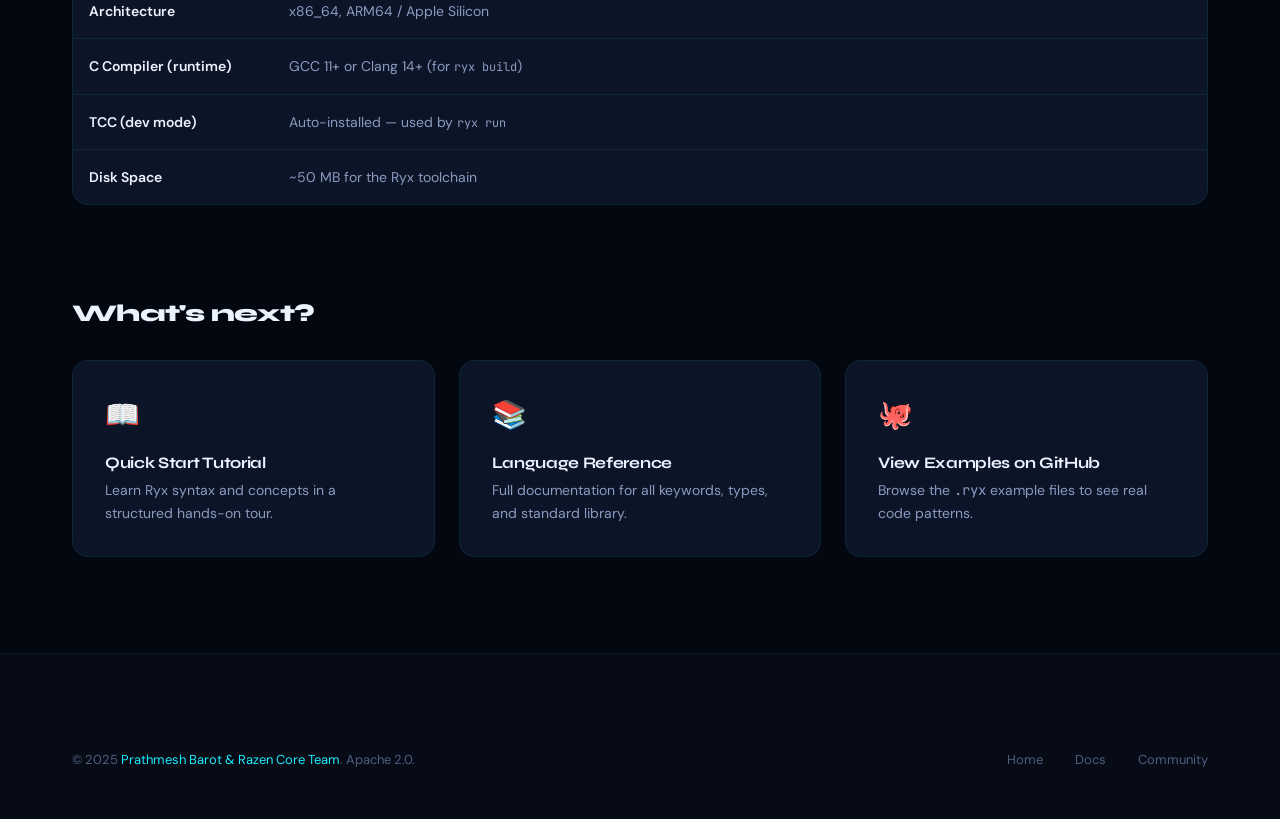
<file: website/install.html>
<!DOCTYPE html>
<html lang="en">
<head>
  <meta charset="UTF-8" />
  <meta name="viewport" content="width=device-width, initial-scale=1.0" />
  <meta name="description" content="Install Ryx — the modern systems programming language. Available for Linux, macOS, and Windows." />
  <title>Install Ryx</title>
  <link rel="stylesheet" href="css/style.css" />
  <link rel="stylesheet" href="css/syntax.css" />
  <style>
    .install-page { padding-top: 100px; }
    .install-hero { text-align: center; padding: var(--space-4xl) 0 var(--space-3xl); }
    .steps-list { display: flex; flex-direction: column; gap: var(--space-xl); }
    .step { display: grid; grid-template-columns: 56px 1fr; gap: var(--space-lg); align-items: start; }
    .step__num {
      width: 56px; height: 56px; border-radius: var(--radius-lg);
      background: var(--accent-cyan-ghost); border: 1px solid var(--border-normal);
      display: flex; align-items: center; justify-content: center;
      font-family: var(--font-display); font-size: 1.25rem; font-weight: 800;
      color: var(--accent-cyan); flex-shrink: 0;
    }
    .step h3 { font-size: 1.0625rem; margin-bottom: var(--space-sm); }
    .step p { color: var(--text-secondary); font-size: 0.9rem; line-height: 1.65; margin-bottom: var(--space-md); }
    .tab-nav { display: flex; gap: 2px; background: var(--bg-elevated); padding: 4px; border-radius: var(--radius-md); border: 1px solid var(--border-subtle); margin-bottom: var(--space-xl); width: fit-content; }
    .tab-btn { padding: 8px 20px; border-radius: var(--radius-sm); font-size: 0.875rem; font-weight: 600; color: var(--text-secondary); cursor: pointer; transition: all var(--transition-fast); }
    .tab-btn.active { background: var(--bg-surface); color: var(--accent-cyan); border: 1px solid var(--border-normal); }
    .tab-content { display: none; }
    .tab-content.active { display: block; }
    .cmd-block { background: var(--bg-surface); border: 1px solid var(--border-normal); border-radius: var(--radius-lg); padding: var(--space-lg) var(--space-xl); margin-bottom: var(--space-md); display: flex; align-items: center; justify-content: space-between; gap: var(--space-md); }
    .cmd-block code { font-family: var(--font-code); font-size: 0.9375rem; color: var(--accent-cyan); }
    .info-box { background: var(--bg-surface); border: 1px solid var(--border-subtle); border-left: 3px solid var(--accent-cyan); border-radius: var(--radius-md); padding: var(--space-lg); margin-top: var(--space-md); }
    .info-box p { font-size: 0.875rem; color: var(--text-secondary); line-height: 1.65; }
    .req-table { width: 100%; border-collapse: collapse; }
    .req-table td { padding: var(--space-md); border-bottom: 1px solid var(--border-subtle); font-size: 0.875rem; }
    .req-table td:first-child { font-weight: 600; color: var(--text-primary); width: 200px; }
    .req-table td:last-child { color: var(--text-secondary); }
    .req-table tr:last-child td { border-bottom: none; }
  </style>
</head>
<body>
<div class="noise-overlay"></div>

<nav class="nav" id="nav">
  <div class="nav__inner">
    <a href="index.html" class="nav__logo"><div class="nav__logo-mark">Rx</div>Ryx</a>
    <div class="nav__links">
      <a href="learn.html" class="nav__link">Learn</a>
      <a href="docs.html" class="nav__link">Docs</a>
      <a href="install.html" class="nav__link active">Install</a>
      <a href="roadmap.html" class="nav__link">Roadmap</a>
      <a href="community.html" class="nav__link">Community</a>
    </div>
    <div class="nav__cta">
      <a href="https://github.com/razen-core/ryx" target="_blank" class="nav__github">
        <svg width="16" height="16" viewBox="0 0 24 24" fill="currentColor"><path d="M12 0C5.374 0 0 5.373 0 12c0 5.302 3.438 9.8 8.207 11.387.599.111.793-.261.793-.577v-2.234c-3.338.726-4.033-1.416-4.033-1.416-.546-1.387-1.333-1.756-1.333-1.756-1.089-.745.083-.729.083-.729 1.205.084 1.839 1.237 1.839 1.237 1.07 1.834 2.807 1.304 3.492.997.107-.775.418-1.305.762-1.604-2.665-.305-5.467-1.334-5.467-5.931 0-1.311.469-2.381 1.236-3.221-.124-.303-.535-1.524.117-3.176 0 0 1.008-.322 3.301 1.23A11.509 11.509 0 0112 5.803c1.02.005 2.047.138 3.006.404 2.291-1.552 3.297-1.23 3.297-1.23.653 1.653.242 2.874.118 3.176.77.84 1.235 1.911 1.235 3.221 0 4.609-2.807 5.624-5.479 5.921.43.372.823 1.102.823 2.222v3.293c0 .319.192.694.801.576C20.566 21.797 24 17.3 24 12c0-6.627-5.373-12-12-12z"/></svg>
        GitHub
      </a>
    </div>
    <button class="nav__toggle" id="navToggle"><span></span><span></span><span></span></button>
  </div>
</nav>
<div class="nav__mobile" id="mobileMenu">
  <button class="nav__mobile-close" id="mobileClose">✕</button>
  <a href="learn.html" class="nav__mobile-link">Learn</a>
  <a href="docs.html" class="nav__mobile-link">Docs</a>
  <a href="install.html" class="nav__mobile-link">Install</a>
  <a href="roadmap.html" class="nav__mobile-link">Roadmap</a>
  <a href="community.html" class="nav__mobile-link">Community</a>
</div>

<div class="install-page">

  <!-- Hero -->
  <div class="install-hero">
    <div class="container">
      <span class="section-label">Installation</span>
      <h1 class="section-title" style="margin-top:var(--space-md)">Get Ryx on your machine</h1>
      <p class="section-description">
        Ryx installs in seconds. Available for Linux, macOS, and Windows.
        Requires no additional dependencies for basic use.
      </p>
    </div>
  </div>

  <!-- Main Install -->
  <div class="container">

    <!-- Platform Tabs -->
    <div class="tab-nav">
      <button class="tab-btn active" data-tab="linux">🐧 Linux</button>
      <button class="tab-btn" data-tab="macos">🍎 macOS</button>
      <button class="tab-btn" data-tab="windows">🪟 Windows</button>
      <button class="tab-btn" data-tab="source">📦 Source</button>
    </div>

    <!-- Linux -->
    <div class="tab-content active" id="tab-linux">
      <div class="steps-list">
        <div class="step reveal">
          <div class="step__num">1</div>
          <div>
            <h3>Install via shell script</h3>
            <p>Run this command in your terminal. It will download and install the latest Ryx release.</p>
            <div class="cmd-block">
              <code id="cmd-linux">curl -fsSL https://ryx.dev/install.sh | sh</code>
              <button class="copy-btn" data-copy="#cmd-linux">
                <svg width="12" height="12" viewBox="0 0 24 24" fill="none" stroke="currentColor" stroke-width="2"><rect x="9" y="9" width="13" height="13" rx="2"></rect><path d="M5 15H4a2 2 0 0 1-2-2V4a2 2 0 0 1 2-2h9a2 2 0 0 1 2 2v1"></path></svg>
                Copy
              </button>
            </div>
          </div>
        </div>
        <div class="step reveal reveal-delay-1">
          <div class="step__num">2</div>
          <div>
            <h3>Reload your shell</h3>
            <p>Add Ryx to your PATH by restarting your terminal or running:</p>
            <div class="cmd-block">
              <code>source ~/.bashrc  # or ~/.zshrc</code>
              <button class="copy-btn" data-copy="#cmd-reload">
                <svg width="12" height="12" viewBox="0 0 24 24" fill="none" stroke="currentColor" stroke-width="2"><rect x="9" y="9" width="13" height="13" rx="2"></rect><path d="M5 15H4a2 2 0 0 1-2-2V4a2 2 0 0 1 2-2h9a2 2 0 0 1 2 2v1"></path></svg>
                Copy
              </button>
            </div>
          </div>
        </div>
        <div class="step reveal reveal-delay-2">
          <div class="step__num">3</div>
          <div>
            <h3>Verify installation</h3>
            <p>Confirm Ryx is installed correctly:</p>
            <div class="cmd-block">
              <code>ryx --version</code>
              <button class="copy-btn">
                <svg width="12" height="12" viewBox="0 0 24 24" fill="none" stroke="currentColor" stroke-width="2"><rect x="9" y="9" width="13" height="13" rx="2"></rect><path d="M5 15H4a2 2 0 0 1-2-2V4a2 2 0 0 1 2-2h9a2 2 0 0 1 2 2v1"></path></svg>
                Copy
              </button>
            </div>
          </div>
        </div>
        <div class="step reveal reveal-delay-3">
          <div class="step__num">4</div>
          <div>
            <h3>Run your first program</h3>
            <p>Create <code style="font-family:var(--font-code);color:var(--accent-cyan)">hello.ryx</code> and run it:</p>
            <div class="cmd-block" style="margin-bottom:8px;">
              <code>echo 'act main() { println("Hello, Ryx!") }' > hello.ryx</code>
            </div>
            <div class="cmd-block">
              <code>ryx run hello.ryx</code>
              <button class="copy-btn">
                <svg width="12" height="12" viewBox="0 0 24 24" fill="none" stroke="currentColor" stroke-width="2"><rect x="9" y="9" width="13" height="13" rx="2"></rect><path d="M5 15H4a2 2 0 0 1-2-2V4a2 2 0 0 1 2-2h9a2 2 0 0 1 2 2v1"></path></svg>
                Copy
              </button>
            </div>
          </div>
        </div>
      </div>
    </div>

    <!-- macOS -->
    <div class="tab-content" id="tab-macos">
      <div class="steps-list">
        <div class="step reveal">
          <div class="step__num">1</div>
          <div>
            <h3>Install with Homebrew (recommended)</h3>
            <p>If you have Homebrew installed:</p>
            <div class="cmd-block">
              <code>brew install ryx</code>
              <button class="copy-btn"><svg width="12" height="12" viewBox="0 0 24 24" fill="none" stroke="currentColor" stroke-width="2"><rect x="9" y="9" width="13" height="13" rx="2"></rect><path d="M5 15H4a2 2 0 0 1-2-2V4a2 2 0 0 1 2-2h9a2 2 0 0 1 2 2v1"></path></svg>Copy</button>
            </div>
          </div>
        </div>
        <div class="step reveal reveal-delay-1">
          <div class="step__num">2</div>
          <div>
            <h3>Alternative: shell installer</h3>
            <p>Or use the universal installer:</p>
            <div class="cmd-block">
              <code>curl -fsSL https://ryx.dev/install.sh | sh</code>
              <button class="copy-btn"><svg width="12" height="12" viewBox="0 0 24 24" fill="none" stroke="currentColor" stroke-width="2"><rect x="9" y="9" width="13" height="13" rx="2"></rect><path d="M5 15H4a2 2 0 0 1-2-2V4a2 2 0 0 1 2-2h9a2 2 0 0 1 2 2v1"></path></svg>Copy</button>
            </div>
          </div>
        </div>
        <div class="step reveal reveal-delay-2">
          <div class="step__num">3</div>
          <div>
            <h3>Verify &amp; run</h3>
            <div class="cmd-block" style="margin-bottom:8px;"><code>ryx --version</code></div>
            <div class="cmd-block"><code>ryx run hello.ryx</code></div>
          </div>
        </div>
      </div>
    </div>

    <!-- Windows -->
    <div class="tab-content" id="tab-windows">
      <div class="steps-list">
        <div class="step reveal">
          <div class="step__num">1</div>
          <div>
            <h3>Install via winget</h3>
            <p>Open PowerShell and run:</p>
            <div class="cmd-block">
              <code>winget install ryx-lang.ryx</code>
              <button class="copy-btn"><svg width="12" height="12" viewBox="0 0 24 24" fill="none" stroke="currentColor" stroke-width="2"><rect x="9" y="9" width="13" height="13" rx="2"></rect><path d="M5 15H4a2 2 0 0 1-2-2V4a2 2 0 0 1 2-2h9a2 2 0 0 1 2 2v1"></path></svg>Copy</button>
            </div>
          </div>
        </div>
        <div class="step reveal reveal-delay-1">
          <div class="step__num">2</div>
          <div>
            <h3>Or download the installer</h3>
            <p>Download the <code style="font-family:var(--font-code);color:var(--accent-cyan)">.msi</code> installer from the GitHub releases page and run it.</p>
            <a href="https://github.com/razen-core/ryx/releases" target="_blank" class="btn btn--secondary btn--sm" style="margin-top:8px;">Download .msi →</a>
          </div>
        </div>
        <div class="step reveal reveal-delay-2">
          <div class="step__num">3</div>
          <div>
            <h3>Verify in PowerShell</h3>
            <div class="cmd-block"><code>ryx --version</code></div>
          </div>
        </div>
      </div>
    </div>

    <!-- Source -->
    <div class="tab-content" id="tab-source">
      <div class="steps-list">
        <div class="step reveal">
          <div class="step__num">1</div>
          <div>
            <h3>Clone the repository</h3>
            <div class="cmd-block">
              <code>git clone https://github.com/razen-core/ryx.git</code>
              <button class="copy-btn"><svg width="12" height="12" viewBox="0 0 24 24" fill="none" stroke="currentColor" stroke-width="2"><rect x="9" y="9" width="13" height="13" rx="2"></rect><path d="M5 15H4a2 2 0 0 1-2-2V4a2 2 0 0 1 2-2h9a2 2 0 0 1 2 2v1"></path></svg>Copy</button>
            </div>
          </div>
        </div>
        <div class="step reveal reveal-delay-1">
          <div class="step__num">2</div>
          <div>
            <h3>Build from source</h3>
            <div class="cmd-block" style="margin-bottom:8px;"><code>cd ryx</code></div>
            <div class="cmd-block"><code>cargo build --release</code></div>
            <div class="info-box" style="margin-top:12px;">
              <p>⚠️ Requires Rust toolchain (cargo). The Ryx compiler frontend is written in Rust.</p>
            </div>
          </div>
        </div>
      </div>
    </div>

    <!-- Requirements -->
    <div style="margin-top:var(--space-4xl);">
      <h2 style="font-family:var(--font-display);font-size:1.5rem;font-weight:800;letter-spacing:-0.03em;margin-bottom:var(--space-xl);">System Requirements</h2>
      <div style="background:var(--bg-surface);border:1px solid var(--border-subtle);border-radius:var(--radius-lg);overflow:hidden;">
        <table class="req-table">
          <tr><td>Operating System</td><td>Linux (x86_64, ARM64), macOS 12+, Windows 10+</td></tr>
          <tr><td>Architecture</td><td>x86_64, ARM64 / Apple Silicon</td></tr>
          <tr><td>C Compiler (runtime)</td><td>GCC 11+ or Clang 14+ (for <code style="font-family:var(--font-code);font-size:0.85em">ryx build</code>)</td></tr>
          <tr><td>TCC (dev mode)</td><td>Auto-installed — used by <code style="font-family:var(--font-code);font-size:0.85em">ryx run</code></td></tr>
          <tr><td>Disk Space</td><td>~50 MB for the Ryx toolchain</td></tr>
        </table>
      </div>
    </div>

    <!-- What's next -->
    <div style="margin-top:var(--space-4xl);margin-bottom:var(--space-4xl);">
      <h2 style="font-family:var(--font-display);font-size:1.5rem;font-weight:800;letter-spacing:-0.03em;margin-bottom:var(--space-xl);">What's next?</h2>
      <div style="display:grid;grid-template-columns:repeat(auto-fit,minmax(260px,1fr));gap:var(--space-lg);">
        <a href="learn.html" style="display:block;padding:var(--space-xl);background:var(--bg-surface);border:1px solid var(--border-subtle);border-radius:var(--radius-lg);transition:all var(--transition-base);" onmouseover="this.style.borderColor='var(--border-normal)'" onmouseout="this.style.borderColor='var(--border-subtle)'">
          <div style="font-size:1.75rem;margin-bottom:var(--space-md);">📖</div>
          <h3 style="font-size:1rem;margin-bottom:var(--space-sm);">Quick Start Tutorial</h3>
          <p style="font-size:0.875rem;color:var(--text-secondary);">Learn Ryx syntax and concepts in a structured hands-on tour.</p>
        </a>
        <a href="docs.html" style="display:block;padding:var(--space-xl);background:var(--bg-surface);border:1px solid var(--border-subtle);border-radius:var(--radius-lg);transition:all var(--transition-base);" onmouseover="this.style.borderColor='var(--border-normal)'" onmouseout="this.style.borderColor='var(--border-subtle)'">
          <div style="font-size:1.75rem;margin-bottom:var(--space-md);">📚</div>
          <h3 style="font-size:1rem;margin-bottom:var(--space-sm);">Language Reference</h3>
          <p style="font-size:0.875rem;color:var(--text-secondary);">Full documentation for all keywords, types, and standard library.</p>
        </a>
        <a href="https://github.com/razen-core/ryx" target="_blank" style="display:block;padding:var(--space-xl);background:var(--bg-surface);border:1px solid var(--border-subtle);border-radius:var(--radius-lg);transition:all var(--transition-base);" onmouseover="this.style.borderColor='var(--border-normal)'" onmouseout="this.style.borderColor='var(--border-subtle)'">
          <div style="font-size:1.75rem;margin-bottom:var(--space-md);">🐙</div>
          <h3 style="font-size:1rem;margin-bottom:var(--space-sm);">View Examples on GitHub</h3>
          <p style="font-size:0.875rem;color:var(--text-secondary);">Browse the <code style="font-family:var(--font-code)">.ryx</code> example files to see real code patterns.</p>
        </a>
      </div>
    </div>

  </div>
</div>

<!-- Footer -->
<footer class="footer">
  <div class="container">
    <div class="footer__bottom" style="padding-top:0;border:none;">
      <div class="footer__copy">© 2025 <a href="https://github.com/razen-core/ryx" target="_blank">Prathmesh Barot &amp; Razen Core Team</a>. Apache 2.0.</div>
      <div style="display:flex;gap:var(--space-xl);">
        <a href="index.html" style="font-size:0.8125rem;color:var(--text-tertiary);transition:color var(--transition-fast);" onmouseover="this.style.color='var(--accent-cyan)'" onmouseout="this.style.color='var(--text-tertiary)'">Home</a>
        <a href="docs.html" style="font-size:0.8125rem;color:var(--text-tertiary);transition:color var(--transition-fast);" onmouseover="this.style.color='var(--accent-cyan)'" onmouseout="this.style.color='var(--text-tertiary)'">Docs</a>
        <a href="community.html" style="font-size:0.8125rem;color:var(--text-tertiary);transition:color var(--transition-fast);" onmouseover="this.style.color='var(--accent-cyan)'" onmouseout="this.style.color='var(--text-tertiary)'">Community</a>
      </div>
    </div>
  </div>
</footer>

<script src="js/app.js"></script>
<script>
  // Tab switching for install page
  document.querySelectorAll('.tab-btn').forEach(btn => {
    btn.addEventListener('click', () => {
      const tab = btn.dataset.tab;
      document.querySelectorAll('.tab-btn').forEach(b => b.classList.remove('active'));
      document.querySelectorAll('.tab-content').forEach(c => c.classList.remove('active'));
      btn.classList.add('active');
      const content = document.getElementById('tab-' + tab);
      if (content) content.classList.add('active');
    });
  });
</script>
</body>
</html>
</file>
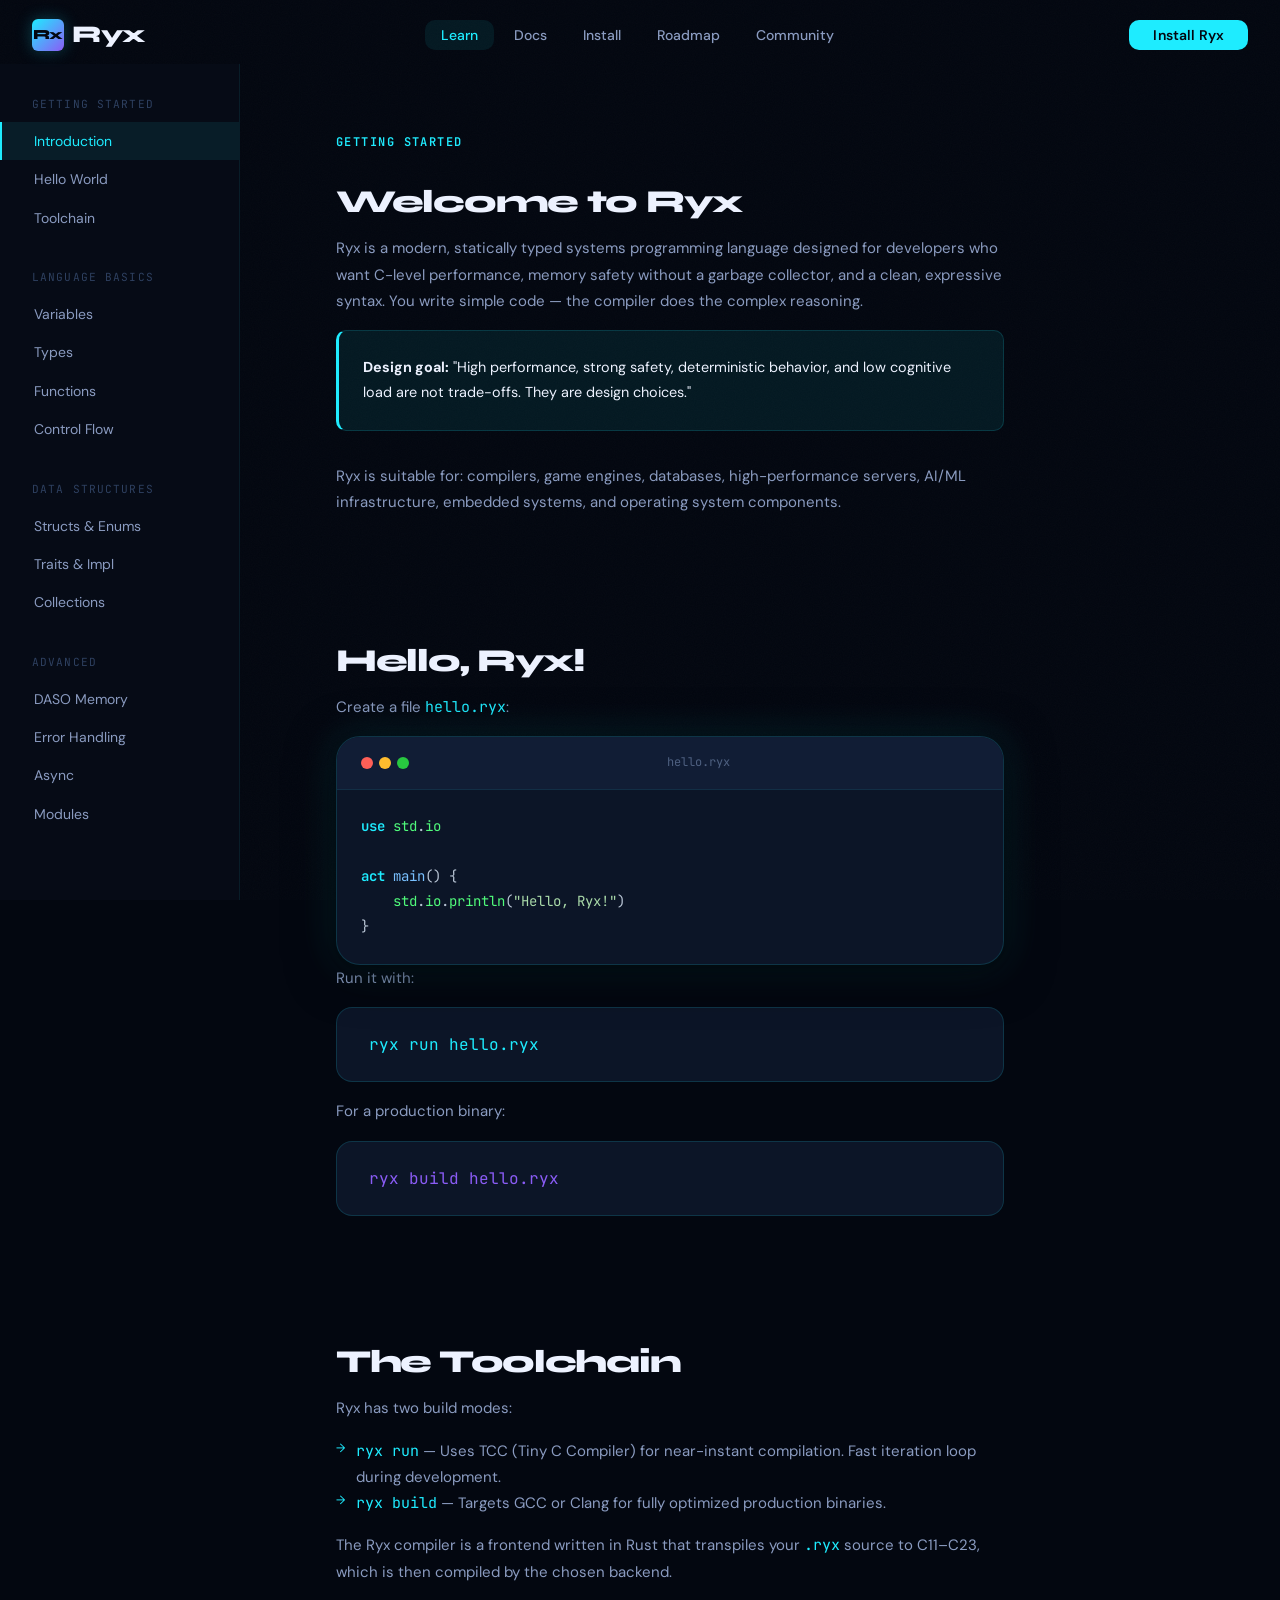
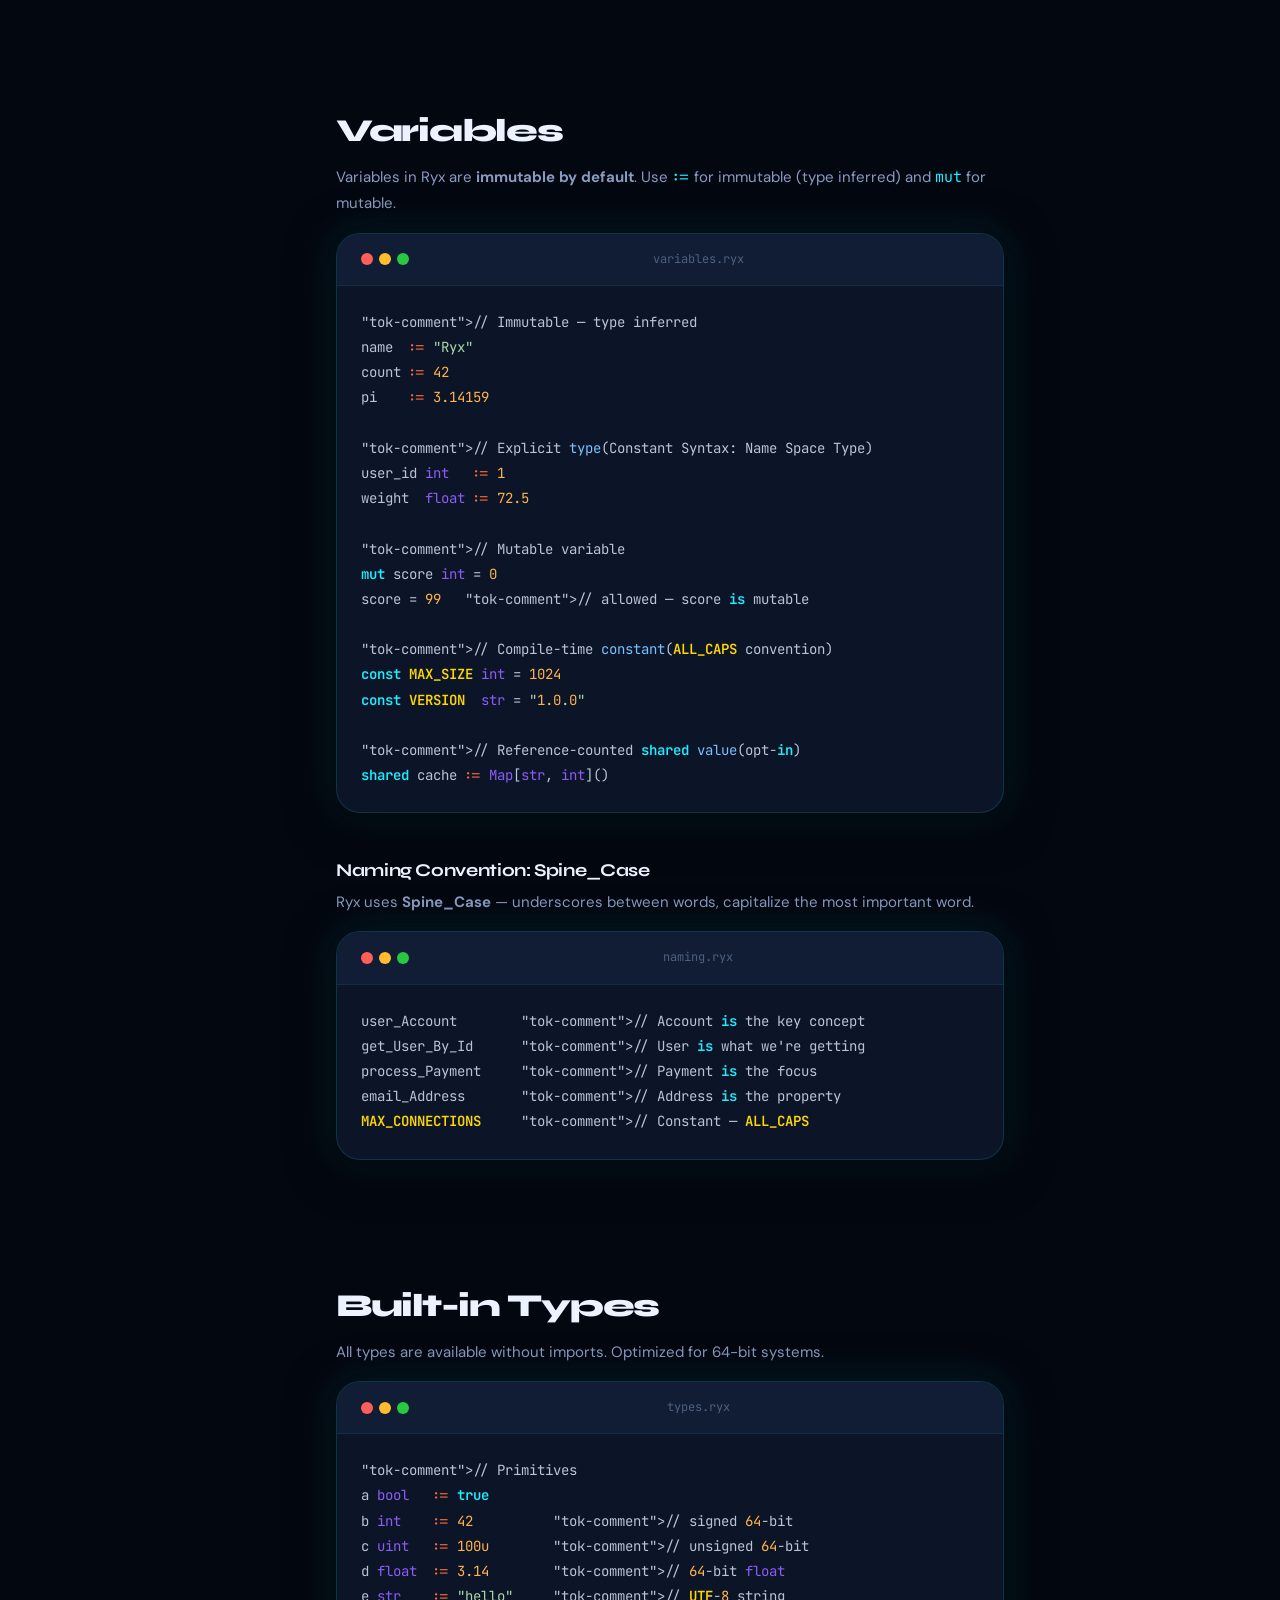
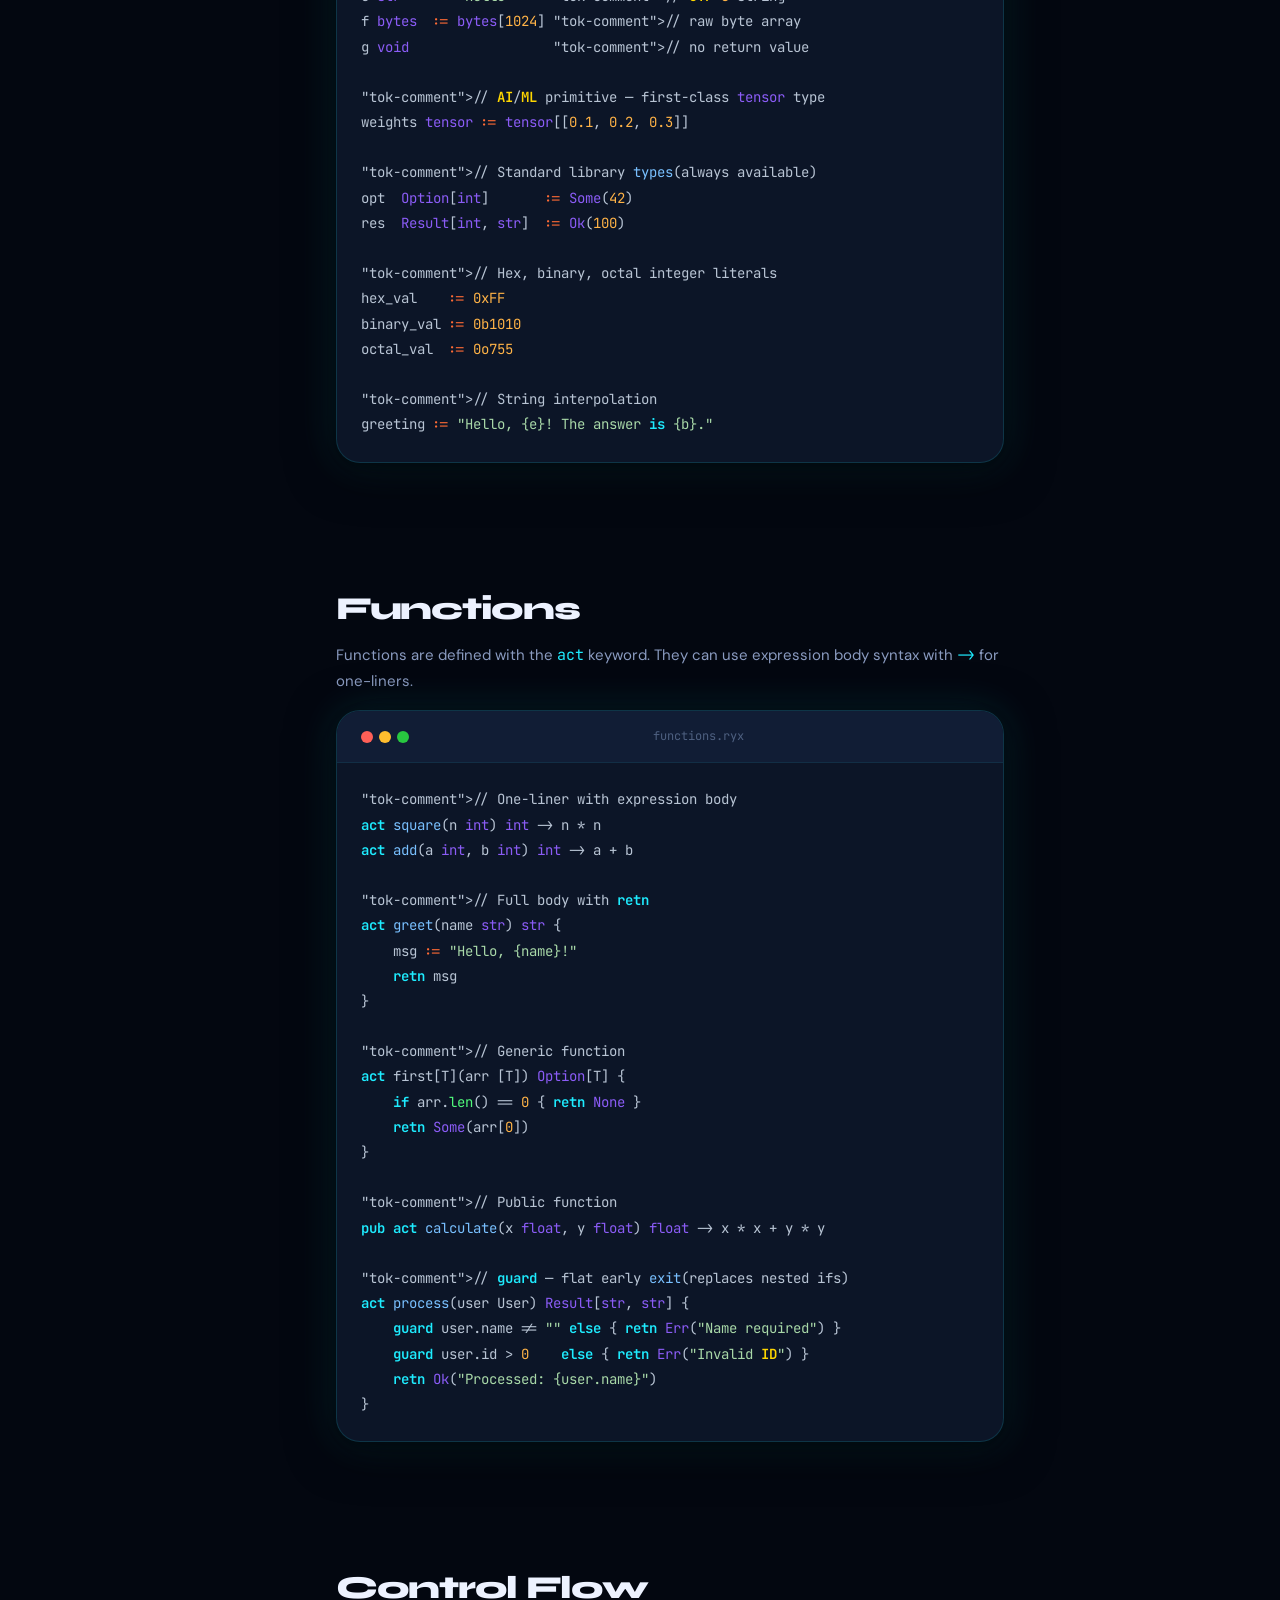
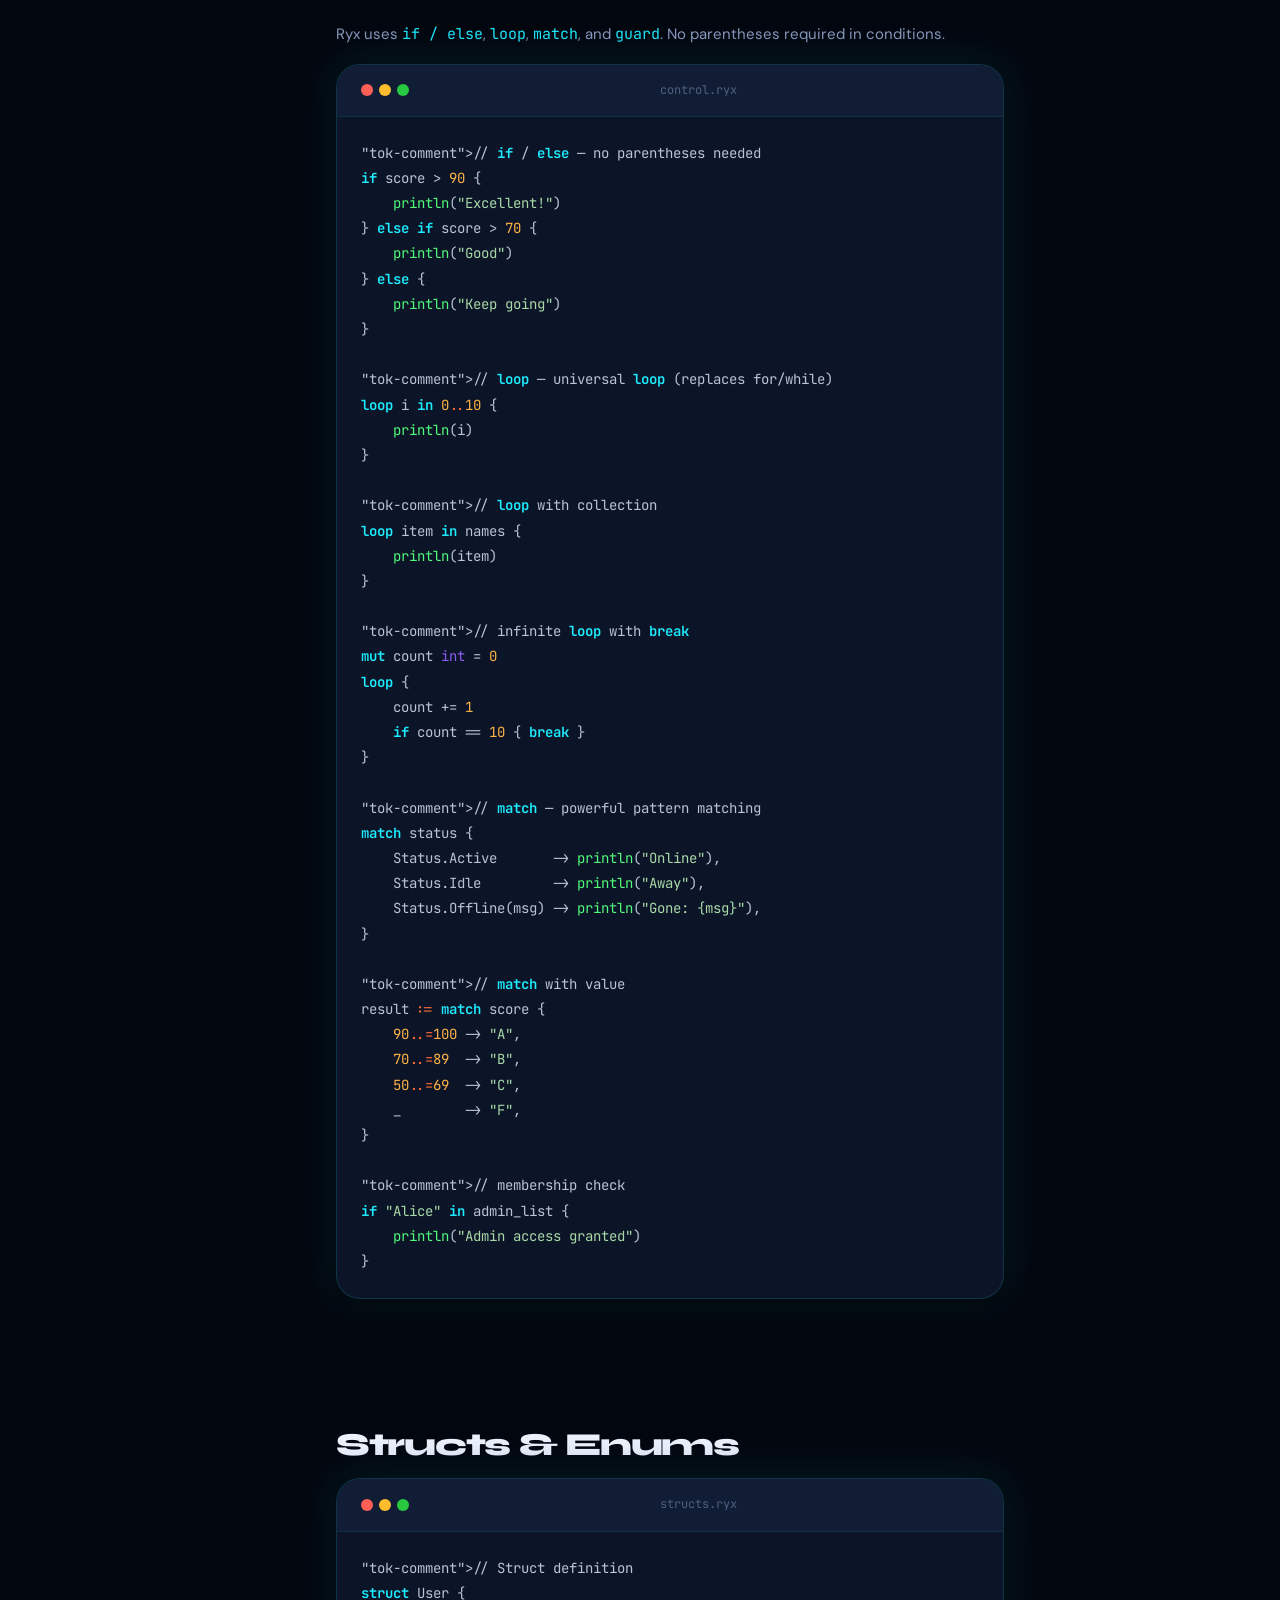
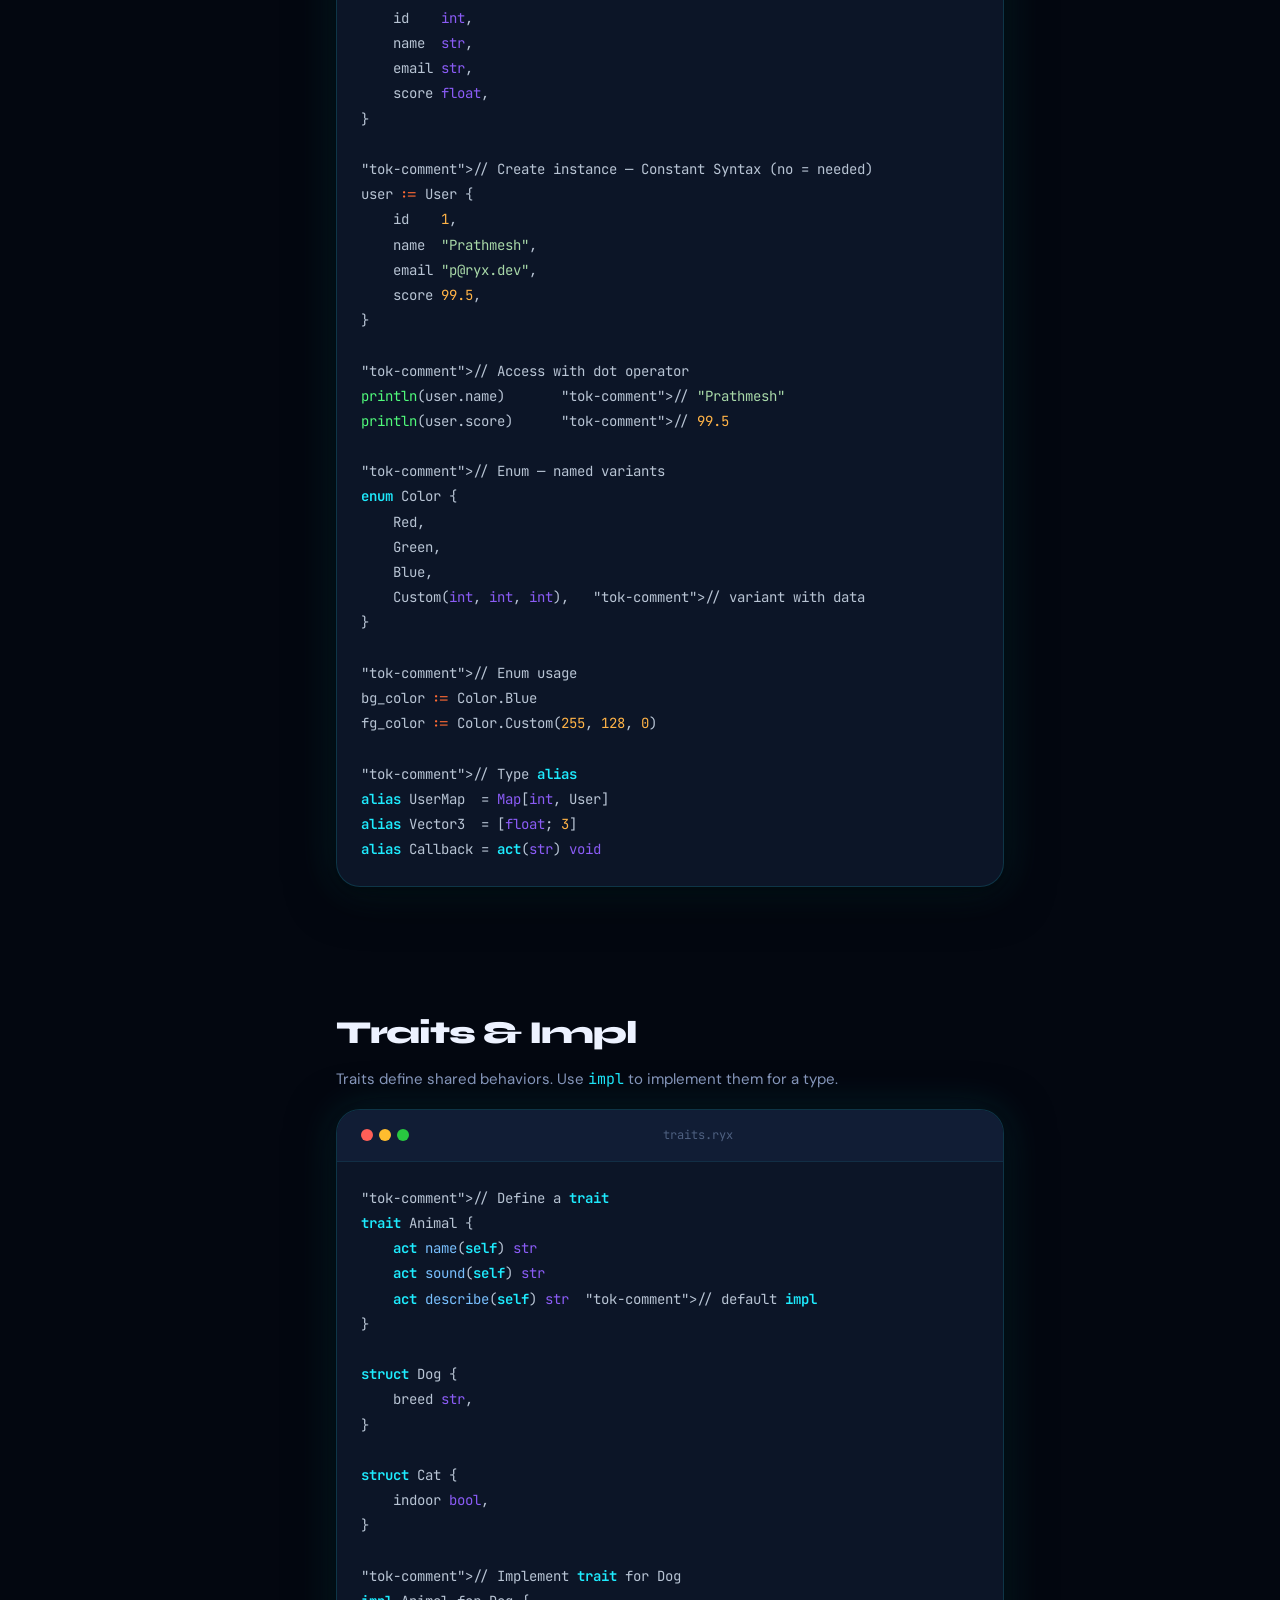
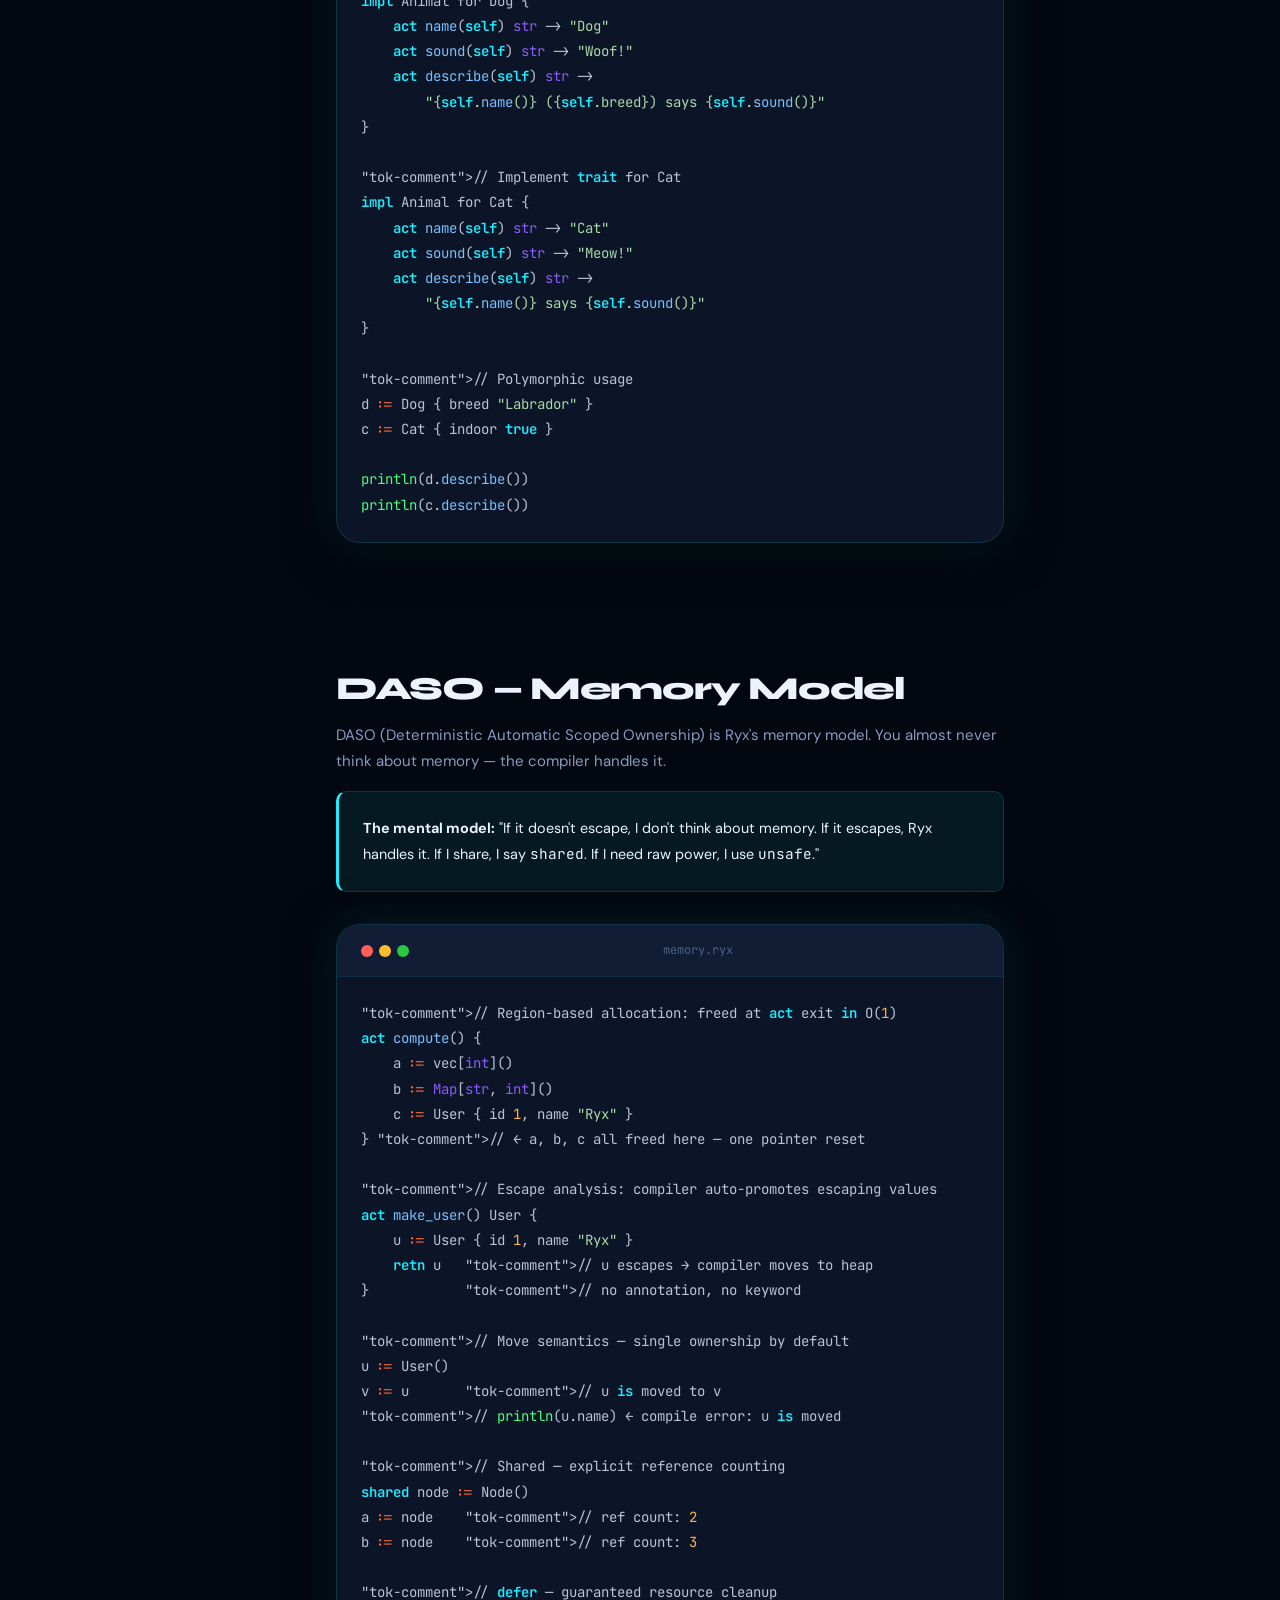
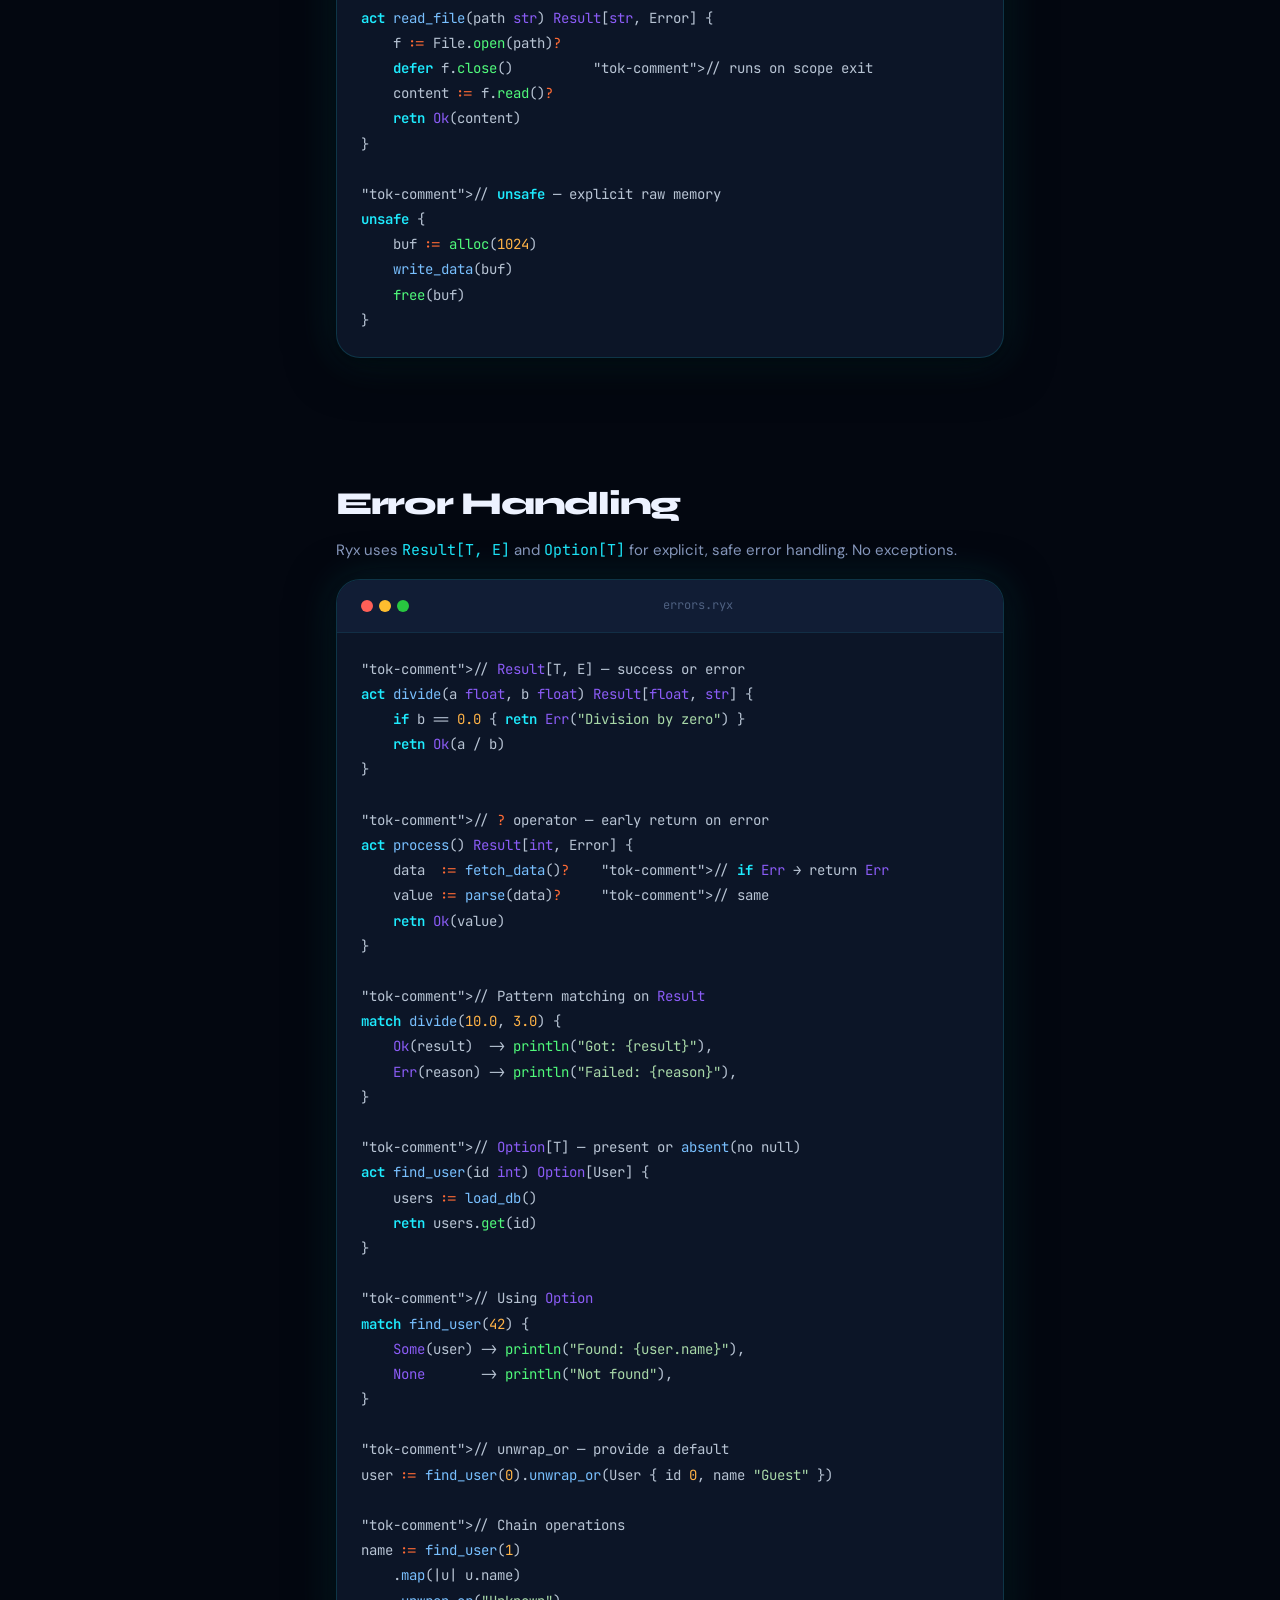
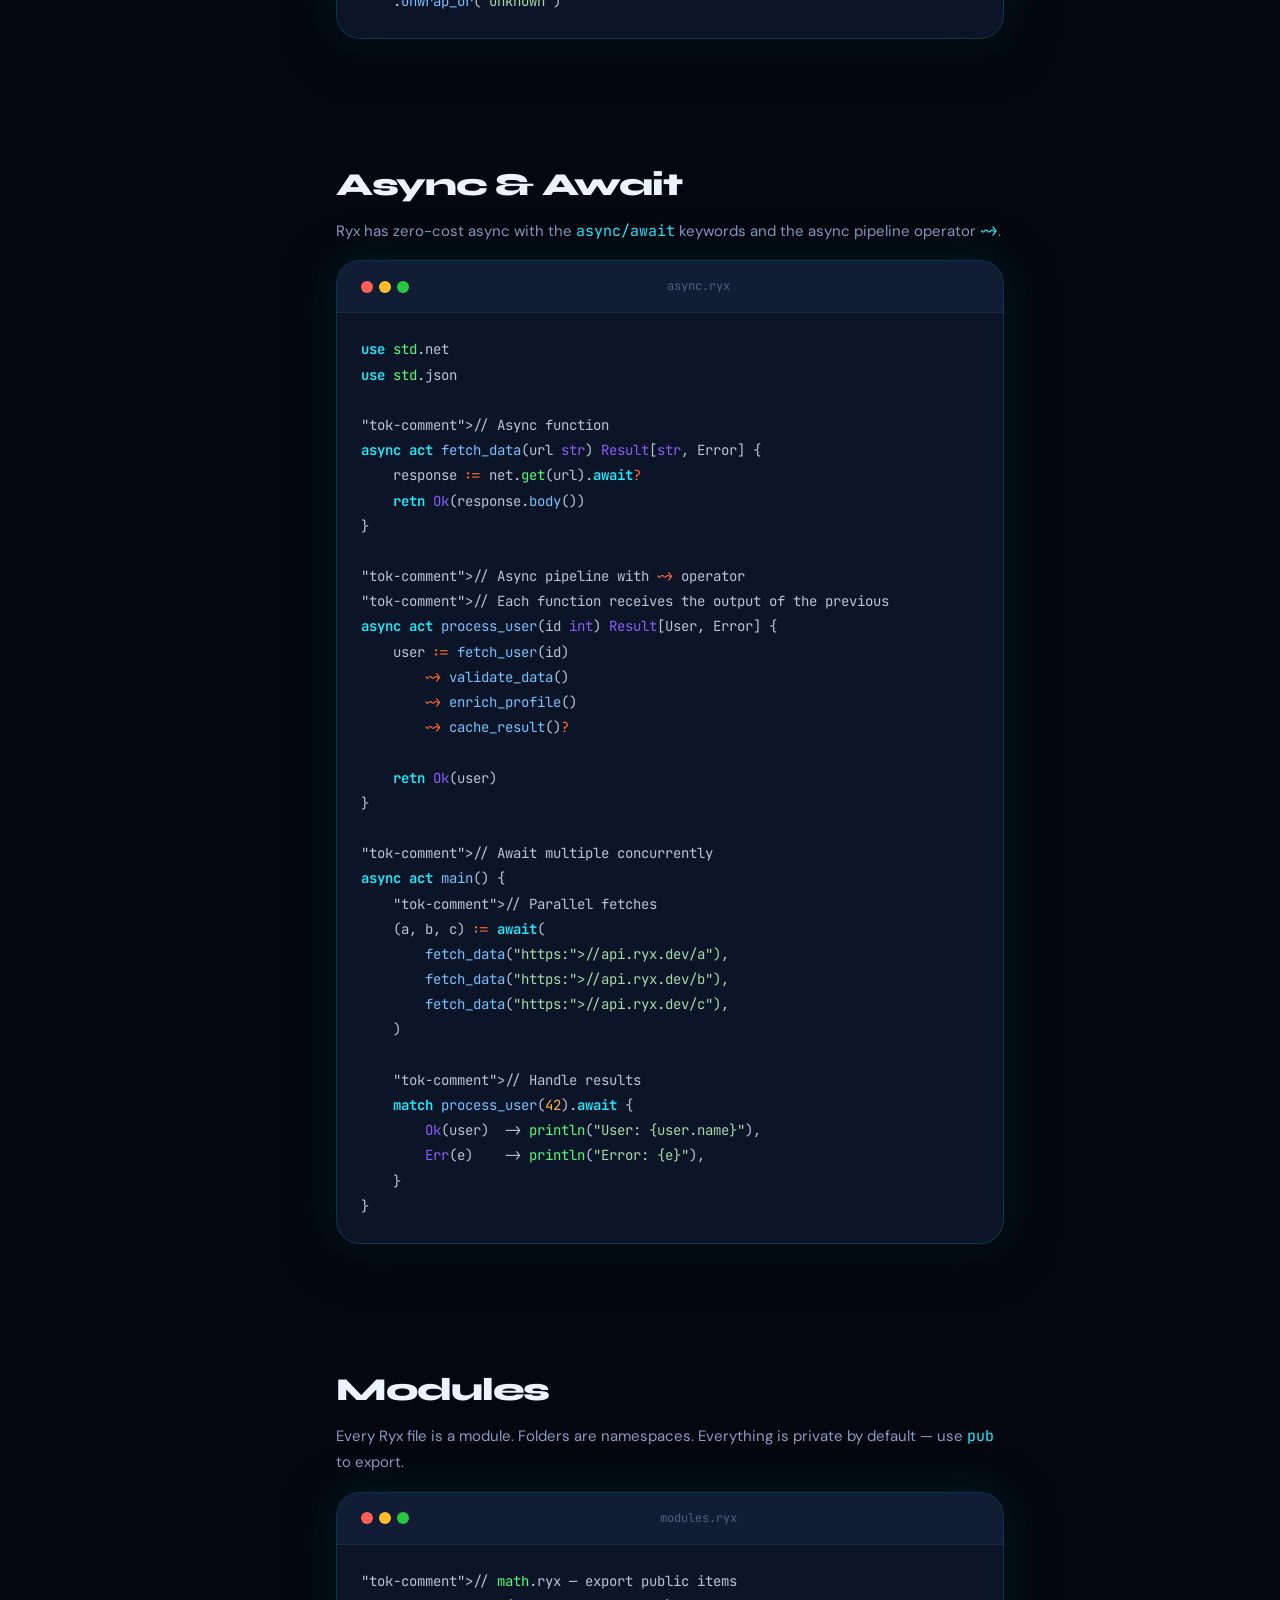
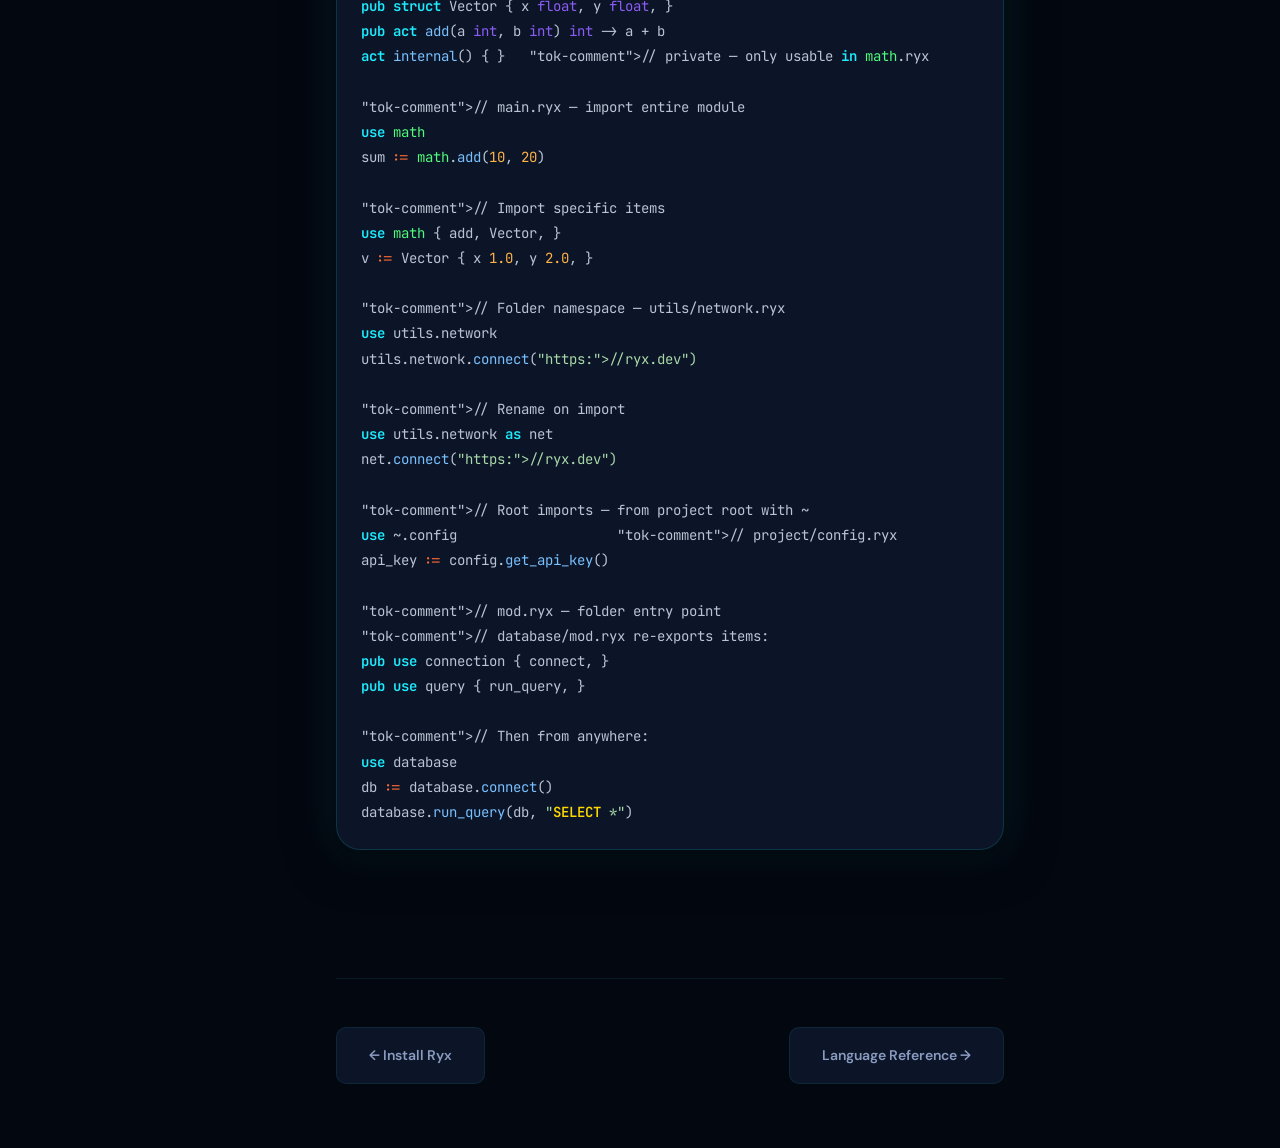
<file: website/learn.html>
<!DOCTYPE html>
<html lang="en">
<head>
  <meta charset="UTF-8" />
  <meta name="viewport" content="width=device-width, initial-scale=1.0" />
  <meta name="description" content="Learn Ryx — the modern systems programming language. Quick start guide with syntax tour, memory model, async, and modules." />
  <title>Learn Ryx</title>
  <link rel="stylesheet" href="css/style.css" />
  <link rel="stylesheet" href="css/syntax.css" />
  <style>
    .learn-layout { display: grid; grid-template-columns: 240px 1fr; gap: 0; min-height: 100vh; padding-top: 64px; }
    .learn-sidebar {
      position: sticky; top: 64px; height: calc(100vh - 64px);
      overflow-y: auto; background: var(--bg-deep);
      border-right: 1px solid var(--border-subtle);
      padding: var(--space-xl) 0;
    }
    .sidebar-section { margin-bottom: var(--space-xl); }
    .sidebar-section-title {
      font-family: var(--font-code); font-size: 0.7rem;
      text-transform: uppercase; letter-spacing: 0.1em;
      color: var(--text-muted); padding: 0 var(--space-xl);
      margin-bottom: var(--space-sm);
    }
    .sidebar-link {
      display: block; padding: 8px var(--space-xl);
      font-size: 0.875rem; color: var(--text-secondary);
      transition: all var(--transition-fast); border-left: 2px solid transparent;
    }
    .sidebar-link:hover { color: var(--text-primary); background: var(--accent-cyan-ghost); border-left-color: var(--accent-cyan); }
    .sidebar-link.active { color: var(--accent-cyan); background: var(--accent-cyan-ghost); border-left-color: var(--accent-cyan); }
    .learn-content { padding: var(--space-3xl) var(--space-4xl); max-width: 860px; }
    .learn-section { margin-bottom: var(--space-5xl); scroll-margin-top: 80px; }
    .learn-section h2 { font-family: var(--font-display); font-size: 2rem; font-weight: 800; letter-spacing: -0.04em; margin-bottom: var(--space-md); }
    .learn-section h3 { font-family: var(--font-display); font-size: 1.125rem; font-weight: 700; margin-bottom: var(--space-sm); margin-top: var(--space-2xl); }
    .learn-section p { color: var(--text-secondary); line-height: 1.75; margin-bottom: var(--space-md); font-size: 0.9375rem; }
    .learn-section ul { list-style: none; padding: 0; margin-bottom: var(--space-md); }
    .learn-section ul li { color: var(--text-secondary); font-size: 0.9375rem; line-height: 1.75; padding-left: 20px; position: relative; }
    .learn-section ul li::before { content: '→'; position: absolute; left: 0; color: var(--accent-cyan); font-size: 0.8em; }
    .callout { background: var(--accent-cyan-ghost); border: 1px solid var(--border-normal); border-left: 3px solid var(--accent-cyan); border-radius: var(--radius-md); padding: var(--space-lg); margin-bottom: var(--space-xl); }
    .callout p { color: var(--text-primary); margin: 0; font-size: 0.9rem; }
    .callout-warn { background: var(--accent-orange-ghost); border-left-color: var(--accent-orange); }
    .callout-warn p { color: var(--text-primary); }
    .next-prev { display: flex; justify-content: space-between; margin-top: var(--space-4xl); padding-top: var(--space-2xl); border-top: 1px solid var(--border-subtle); }
    .next-prev a { display: flex; align-items: center; gap: var(--space-sm); padding: var(--space-md) var(--space-xl); background: var(--bg-surface); border: 1px solid var(--border-subtle); border-radius: var(--radius-md); font-size: 0.875rem; font-weight: 600; color: var(--text-secondary); transition: all var(--transition-fast); }
    .next-prev a:hover { border-color: var(--border-normal); color: var(--accent-cyan); }
    @media (max-width: 768px) {
      .learn-layout { grid-template-columns: 1fr; }
      .learn-sidebar { display: none; }
      .learn-content { padding: var(--space-xl); }
    }
  </style>
</head>
<body>
<div class="noise-overlay"></div>

<nav class="nav" id="nav">
  <div class="nav__inner">
    <a href="index.html" class="nav__logo"><div class="nav__logo-mark">Rx</div>Ryx</a>
    <div class="nav__links">
      <a href="learn.html" class="nav__link active">Learn</a>
      <a href="docs.html" class="nav__link">Docs</a>
      <a href="install.html" class="nav__link">Install</a>
      <a href="roadmap.html" class="nav__link">Roadmap</a>
      <a href="community.html" class="nav__link">Community</a>
    </div>
    <div class="nav__cta">
      <a href="install.html" class="nav__install-btn">Install Ryx</a>
    </div>
    <button class="nav__toggle" id="navToggle"><span></span><span></span><span></span></button>
  </div>
</nav>
<div class="nav__mobile" id="mobileMenu">
  <button class="nav__mobile-close" id="mobileClose">✕</button>
  <a href="learn.html" class="nav__mobile-link">Learn</a>
  <a href="docs.html" class="nav__mobile-link">Docs</a>
  <a href="install.html" class="nav__mobile-link">Install</a>
  <a href="roadmap.html" class="nav__mobile-link">Roadmap</a>
  <a href="community.html" class="nav__mobile-link">Community</a>
</div>

<div class="learn-layout">
  <!-- Sidebar -->
  <aside class="learn-sidebar">
    <div class="sidebar-section">
      <div class="sidebar-section-title">Getting Started</div>
      <a href="#intro" class="sidebar-link active">Introduction</a>
      <a href="#hello" class="sidebar-link">Hello World</a>
      <a href="#toolchain" class="sidebar-link">Toolchain</a>
    </div>
    <div class="sidebar-section">
      <div class="sidebar-section-title">Language Basics</div>
      <a href="#variables" class="sidebar-link">Variables</a>
      <a href="#types" class="sidebar-link">Types</a>
      <a href="#functions" class="sidebar-link">Functions</a>
      <a href="#control" class="sidebar-link">Control Flow</a>
    </div>
    <div class="sidebar-section">
      <div class="sidebar-section-title">Data Structures</div>
      <a href="#structs" class="sidebar-link">Structs & Enums</a>
      <a href="#traits" class="sidebar-link">Traits & Impl</a>
      <a href="#collections" class="sidebar-link">Collections</a>
    </div>
    <div class="sidebar-section">
      <div class="sidebar-section-title">Advanced</div>
      <a href="#daso" class="sidebar-link">DASO Memory</a>
      <a href="#errors" class="sidebar-link">Error Handling</a>
      <a href="#async" class="sidebar-link">Async</a>
      <a href="#modules" class="sidebar-link">Modules</a>
    </div>
  </aside>

  <!-- Content -->
  <main class="learn-content">

    <section class="learn-section" id="intro">
      <span class="section-label">Getting Started</span>
      <h2 style="margin-top:var(--space-md);">Welcome to Ryx</h2>
      <p>
        Ryx is a modern, statically typed systems programming language designed for developers
        who want C-level performance, memory safety without a garbage collector, and a clean,
        expressive syntax. You write simple code — the compiler does the complex reasoning.
      </p>
      <div class="callout">
        <p><strong>Design goal:</strong> "High performance, strong safety, deterministic behavior, and low cognitive load are not trade-offs. They are design choices."</p>
      </div>
      <p>Ryx is suitable for: compilers, game engines, databases, high-performance servers, AI/ML infrastructure, embedded systems, and operating system components.</p>
    </section>

    <section class="learn-section" id="hello">
      <h2>Hello, Ryx!</h2>
      <p>Create a file <code style="font-family:var(--font-code);color:var(--accent-cyan)">hello.ryx</code>:</p>
      <div class="code-editor">
        <div class="code-editor__bar"><div class="code-editor__dots"><div class="code-editor__dot code-editor__dot--red"></div><div class="code-editor__dot code-editor__dot--yellow"></div><div class="code-editor__dot code-editor__dot--green"></div></div><div class="code-editor__filename">hello.ryx</div></div>
        <div class="code-editor__body">
          <pre class="ryx-code" data-lang="ryx">use std.io

act main() {
    std.io.println("Hello, Ryx!")
}</pre>
        </div>
      </div>
      <p>Run it with:</p>
      <div class="cmd-block" style="background:var(--bg-surface);border:1px solid var(--border-normal);border-radius:var(--radius-lg);padding:var(--space-lg) var(--space-xl);margin-bottom:var(--space-md);display:flex;align-items:center;justify-content:space-between;">
        <code style="font-family:var(--font-code);color:var(--accent-cyan);">ryx run hello.ryx</code>
      </div>
      <p>For a production binary:</p>
      <div style="background:var(--bg-surface);border:1px solid var(--border-normal);border-radius:var(--radius-lg);padding:var(--space-lg) var(--space-xl);margin-bottom:var(--space-md);">
        <code style="font-family:var(--font-code);color:var(--accent-violet);">ryx build hello.ryx</code>
      </div>
    </section>

    <section class="learn-section" id="toolchain">
      <h2>The Toolchain</h2>
      <p>Ryx has two build modes:</p>
      <ul>
        <li><code style="font-family:var(--font-code);color:var(--accent-cyan)">ryx run</code> — Uses TCC (Tiny C Compiler) for near-instant compilation. Fast iteration loop during development.</li>
        <li><code style="font-family:var(--font-code);color:var(--accent-cyan)">ryx build</code> — Targets GCC or Clang for fully optimized production binaries.</li>
      </ul>
      <p>The Ryx compiler is a frontend written in Rust that transpiles your <code style="font-family:var(--font-code);color:var(--accent-cyan)">.ryx</code> source to C11–C23, which is then compiled by the chosen backend.</p>
    </section>

    <section class="learn-section" id="variables">
      <h2>Variables</h2>
      <p>Variables in Ryx are <strong>immutable by default</strong>. Use <code style="font-family:var(--font-code);color:var(--accent-cyan)">:=</code> for immutable (type inferred) and <code style="font-family:var(--font-code);color:var(--accent-cyan)">mut</code> for mutable.</p>
      <div class="code-editor">
        <div class="code-editor__bar"><div class="code-editor__dots"><div class="code-editor__dot code-editor__dot--red"></div><div class="code-editor__dot code-editor__dot--yellow"></div><div class="code-editor__dot code-editor__dot--green"></div></div><div class="code-editor__filename">variables.ryx</div></div>
        <div class="code-editor__body">
          <pre class="ryx-code" data-lang="ryx">// Immutable — type inferred
name  := "Ryx"
count := 42
pi    := 3.14159

// Explicit type (Constant Syntax: Name Space Type)
user_id int   := 1
weight  float := 72.5

// Mutable variable
mut score int = 0
score = 99   // allowed — score is mutable

// Compile-time constant (ALL_CAPS convention)
const MAX_SIZE int = 1024
const VERSION  str = "1.0.0"

// Reference-counted shared value (opt-in)
shared cache := Map[str, int]()</pre>
        </div>
      </div>
      <h3>Naming Convention: Spine_Case</h3>
      <p>Ryx uses <strong>Spine_Case</strong> — underscores between words, capitalize the most important word.</p>
      <div class="code-editor">
        <div class="code-editor__bar"><div class="code-editor__dots"><div class="code-editor__dot code-editor__dot--red"></div><div class="code-editor__dot code-editor__dot--yellow"></div><div class="code-editor__dot code-editor__dot--green"></div></div><div class="code-editor__filename">naming.ryx</div></div>
        <div class="code-editor__body">
          <pre class="ryx-code" data-lang="ryx">user_Account        // Account is the key concept
get_User_By_Id      // User is what we're getting
process_Payment     // Payment is the focus
email_Address       // Address is the property
MAX_CONNECTIONS     // Constant — ALL_CAPS</pre>
        </div>
      </div>
    </section>

    <section class="learn-section" id="types">
      <h2>Built-in Types</h2>
      <p>All types are available without imports. Optimized for 64-bit systems.</p>
      <div class="code-editor">
        <div class="code-editor__bar"><div class="code-editor__dots"><div class="code-editor__dot code-editor__dot--red"></div><div class="code-editor__dot code-editor__dot--yellow"></div><div class="code-editor__dot code-editor__dot--green"></div></div><div class="code-editor__filename">types.ryx</div></div>
        <div class="code-editor__body">
          <pre class="ryx-code" data-lang="ryx">// Primitives
a bool   := true
b int    := 42          // signed 64-bit
c uint   := 100u        // unsigned 64-bit
d float  := 3.14        // 64-bit float
e str    := "hello"     // UTF-8 string
f bytes  := bytes[1024] // raw byte array
g void                  // no return value

// AI/ML primitive — first-class tensor type
weights tensor := tensor[[0.1, 0.2, 0.3]]

// Standard library types (always available)
opt  Option[int]       := Some(42)
res  Result[int, str]  := Ok(100)

// Hex, binary, octal integer literals
hex_val    := 0xFF
binary_val := 0b1010
octal_val  := 0o755

// String interpolation
greeting := "Hello, {e}! The answer is {b}."</pre>
        </div>
      </div>
    </section>

    <section class="learn-section" id="functions">
      <h2>Functions</h2>
      <p>Functions are defined with the <code style="font-family:var(--font-code);color:var(--accent-cyan)">act</code> keyword. They can use expression body syntax with <code style="font-family:var(--font-code);color:var(--accent-cyan)">-></code> for one-liners.</p>
      <div class="code-editor">
        <div class="code-editor__bar"><div class="code-editor__dots"><div class="code-editor__dot code-editor__dot--red"></div><div class="code-editor__dot code-editor__dot--yellow"></div><div class="code-editor__dot code-editor__dot--green"></div></div><div class="code-editor__filename">functions.ryx</div></div>
        <div class="code-editor__body">
          <pre class="ryx-code" data-lang="ryx">// One-liner with expression body
act square(n int) int -> n * n
act add(a int, b int) int -> a + b

// Full body with retn
act greet(name str) str {
    msg := "Hello, {name}!"
    retn msg
}

// Generic function
act first[T](arr [T]) Option[T] {
    if arr.len() == 0 { retn None }
    retn Some(arr[0])
}

// Public function
pub act calculate(x float, y float) float -> x * x + y * y

// guard — flat early exit (replaces nested ifs)
act process(user User) Result[str, str] {
    guard user.name != "" else { retn Err("Name required") }
    guard user.id > 0    else { retn Err("Invalid ID") }
    retn Ok("Processed: {user.name}")
}</pre>
        </div>
      </div>
    </section>

    <section class="learn-section" id="control">
      <h2>Control Flow</h2>
      <p>Ryx uses <code style="font-family:var(--font-code);color:var(--accent-cyan)">if / else</code>, <code style="font-family:var(--font-code);color:var(--accent-cyan)">loop</code>, <code style="font-family:var(--font-code);color:var(--accent-cyan)">match</code>, and <code style="font-family:var(--font-code);color:var(--accent-cyan)">guard</code>. No parentheses required in conditions.</p>
      <div class="code-editor">
        <div class="code-editor__bar"><div class="code-editor__dots"><div class="code-editor__dot code-editor__dot--red"></div><div class="code-editor__dot code-editor__dot--yellow"></div><div class="code-editor__dot code-editor__dot--green"></div></div><div class="code-editor__filename">control.ryx</div></div>
        <div class="code-editor__body">
          <pre class="ryx-code" data-lang="ryx">// if / else — no parentheses needed
if score > 90 {
    println("Excellent!")
} else if score > 70 {
    println("Good")
} else {
    println("Keep going")
}

// loop — universal loop (replaces for/while)
loop i in 0..10 {
    println(i)
}

// loop with collection
loop item in names {
    println(item)
}

// infinite loop with break
mut count int = 0
loop {
    count += 1
    if count == 10 { break }
}

// match — powerful pattern matching
match status {
    Status.Active       -> println("Online"),
    Status.Idle         -> println("Away"),
    Status.Offline(msg) -> println("Gone: {msg}"),
}

// match with value
result := match score {
    90..=100 -> "A",
    70..=89  -> "B",
    50..=69  -> "C",
    _        -> "F",
}

// membership check
if "Alice" in admin_list {
    println("Admin access granted")
}</pre>
        </div>
      </div>
    </section>

    <section class="learn-section" id="structs">
      <h2>Structs & Enums</h2>
      <div class="code-editor">
        <div class="code-editor__bar"><div class="code-editor__dots"><div class="code-editor__dot code-editor__dot--red"></div><div class="code-editor__dot code-editor__dot--yellow"></div><div class="code-editor__dot code-editor__dot--green"></div></div><div class="code-editor__filename">structs.ryx</div></div>
        <div class="code-editor__body">
          <pre class="ryx-code" data-lang="ryx">// Struct definition
struct User {
    id    int,
    name  str,
    email str,
    score float,
}

// Create instance — Constant Syntax (no = needed)
user := User {
    id    1,
    name  "Prathmesh",
    email "p@ryx.dev",
    score 99.5,
}

// Access with dot operator
println(user.name)       // "Prathmesh"
println(user.score)      // 99.5

// Enum — named variants
enum Color {
    Red,
    Green,
    Blue,
    Custom(int, int, int),   // variant with data
}

// Enum usage
bg_color := Color.Blue
fg_color := Color.Custom(255, 128, 0)

// Type alias
alias UserMap  = Map[int, User]
alias Vector3  = [float; 3]
alias Callback = act(str) void</pre>
        </div>
      </div>
    </section>

    <section class="learn-section" id="traits">
      <h2>Traits & Impl</h2>
      <p>Traits define shared behaviors. Use <code style="font-family:var(--font-code);color:var(--accent-cyan)">impl</code> to implement them for a type.</p>
      <div class="code-editor">
        <div class="code-editor__bar"><div class="code-editor__dots"><div class="code-editor__dot code-editor__dot--red"></div><div class="code-editor__dot code-editor__dot--yellow"></div><div class="code-editor__dot code-editor__dot--green"></div></div><div class="code-editor__filename">traits.ryx</div></div>
        <div class="code-editor__body">
          <pre class="ryx-code" data-lang="ryx">// Define a trait
trait Animal {
    act name(self) str
    act sound(self) str
    act describe(self) str  // default impl
}

struct Dog {
    breed str,
}

struct Cat {
    indoor bool,
}

// Implement trait for Dog
impl Animal for Dog {
    act name(self) str -> "Dog"
    act sound(self) str -> "Woof!"
    act describe(self) str ->
        "{self.name()} ({self.breed}) says {self.sound()}"
}

// Implement trait for Cat
impl Animal for Cat {
    act name(self) str -> "Cat"
    act sound(self) str -> "Meow!"
    act describe(self) str ->
        "{self.name()} says {self.sound()}"
}

// Polymorphic usage
d := Dog { breed "Labrador" }
c := Cat { indoor true }

println(d.describe())
println(c.describe())</pre>
        </div>
      </div>
    </section>

    <section class="learn-section" id="daso">
      <h2>DASO — Memory Model</h2>
      <p>DASO (Deterministic Automatic Scoped Ownership) is Ryx's memory model. You almost never think about memory — the compiler handles it.</p>
      <div class="callout">
        <p><strong>The mental model:</strong> "If it doesn't escape, I don't think about memory. If it escapes, Ryx handles it. If I share, I say <code style="font-family:var(--font-code)">shared</code>. If I need raw power, I use <code style="font-family:var(--font-code)">unsafe</code>."</p>
      </div>
      <div class="code-editor">
        <div class="code-editor__bar"><div class="code-editor__dots"><div class="code-editor__dot code-editor__dot--red"></div><div class="code-editor__dot code-editor__dot--yellow"></div><div class="code-editor__dot code-editor__dot--green"></div></div><div class="code-editor__filename">memory.ryx</div></div>
        <div class="code-editor__body">
          <pre class="ryx-code" data-lang="ryx">// Region-based allocation: freed at act exit in O(1)
act compute() {
    a := vec[int]()
    b := Map[str, int]()
    c := User { id 1, name "Ryx" }
} // ← a, b, c all freed here — one pointer reset

// Escape analysis: compiler auto-promotes escaping values
act make_user() User {
    u := User { id 1, name "Ryx" }
    retn u   // u escapes → compiler moves to heap
}            // no annotation, no keyword

// Move semantics — single ownership by default
u := User()
v := u       // u is moved to v
// println(u.name) ← compile error: u is moved

// Shared — explicit reference counting
shared node := Node()
a := node    // ref count: 2
b := node    // ref count: 3

// defer — guaranteed resource cleanup
act read_file(path str) Result[str, Error] {
    f := File.open(path)?
    defer f.close()          // runs on scope exit
    content := f.read()?
    retn Ok(content)
}

// unsafe — explicit raw memory
unsafe {
    buf := alloc(1024)
    write_data(buf)
    free(buf)
}</pre>
        </div>
      </div>
    </section>

    <section class="learn-section" id="errors">
      <h2>Error Handling</h2>
      <p>Ryx uses <code style="font-family:var(--font-code);color:var(--accent-cyan)">Result[T, E]</code> and <code style="font-family:var(--font-code);color:var(--accent-cyan)">Option[T]</code> for explicit, safe error handling. No exceptions.</p>
      <div class="code-editor">
        <div class="code-editor__bar"><div class="code-editor__dots"><div class="code-editor__dot code-editor__dot--red"></div><div class="code-editor__dot code-editor__dot--yellow"></div><div class="code-editor__dot code-editor__dot--green"></div></div><div class="code-editor__filename">errors.ryx</div></div>
        <div class="code-editor__body">
          <pre class="ryx-code" data-lang="ryx">// Result[T, E] — success or error
act divide(a float, b float) Result[float, str] {
    if b == 0.0 { retn Err("Division by zero") }
    retn Ok(a / b)
}

// ? operator — early return on error
act process() Result[int, Error] {
    data  := fetch_data()?    // if Err → return Err
    value := parse(data)?     // same
    retn Ok(value)
}

// Pattern matching on Result
match divide(10.0, 3.0) {
    Ok(result)  -> println("Got: {result}"),
    Err(reason) -> println("Failed: {reason}"),
}

// Option[T] — present or absent (no null)
act find_user(id int) Option[User] {
    users := load_db()
    retn users.get(id)
}

// Using Option
match find_user(42) {
    Some(user) -> println("Found: {user.name}"),
    None       -> println("Not found"),
}

// unwrap_or — provide a default
user := find_user(0).unwrap_or(User { id 0, name "Guest" })

// Chain operations
name := find_user(1)
    .map(|u| u.name)
    .unwrap_or("Unknown")</pre>
        </div>
      </div>
    </section>

    <section class="learn-section" id="async">
      <h2>Async &amp; Await</h2>
      <p>Ryx has zero-cost async with the <code style="font-family:var(--font-code);color:var(--accent-cyan)">async/await</code> keywords and the async pipeline operator <code style="font-family:var(--font-code);color:var(--accent-cyan)">~></code>.</p>
      <div class="code-editor">
        <div class="code-editor__bar"><div class="code-editor__dots"><div class="code-editor__dot code-editor__dot--red"></div><div class="code-editor__dot code-editor__dot--yellow"></div><div class="code-editor__dot code-editor__dot--green"></div></div><div class="code-editor__filename">async.ryx</div></div>
        <div class="code-editor__body">
          <pre class="ryx-code" data-lang="ryx">use std.net
use std.json

// Async function
async act fetch_data(url str) Result[str, Error] {
    response := net.get(url).await?
    retn Ok(response.body())
}

// Async pipeline with ~> operator
// Each function receives the output of the previous
async act process_user(id int) Result[User, Error] {
    user := fetch_user(id)
        ~> validate_data()
        ~> enrich_profile()
        ~> cache_result()?

    retn Ok(user)
}

// Await multiple concurrently
async act main() {
    // Parallel fetches
    (a, b, c) := await(
        fetch_data("https://api.ryx.dev/a"),
        fetch_data("https://api.ryx.dev/b"),
        fetch_data("https://api.ryx.dev/c"),
    )

    // Handle results
    match process_user(42).await {
        Ok(user)  -> println("User: {user.name}"),
        Err(e)    -> println("Error: {e}"),
    }
}</pre>
        </div>
      </div>
    </section>

    <section class="learn-section" id="modules">
      <h2>Modules</h2>
      <p>Every Ryx file is a module. Folders are namespaces. Everything is private by default — use <code style="font-family:var(--font-code);color:var(--accent-cyan)">pub</code> to export.</p>
      <div class="code-editor">
        <div class="code-editor__bar"><div class="code-editor__dots"><div class="code-editor__dot code-editor__dot--red"></div><div class="code-editor__dot code-editor__dot--yellow"></div><div class="code-editor__dot code-editor__dot--green"></div></div><div class="code-editor__filename">modules.ryx</div></div>
        <div class="code-editor__body">
          <pre class="ryx-code" data-lang="ryx">// math.ryx — export public items
pub struct Vector { x float, y float, }
pub act add(a int, b int) int -> a + b
act internal() { }   // private — only usable in math.ryx

// main.ryx — import entire module
use math
sum := math.add(10, 20)

// Import specific items
use math { add, Vector, }
v := Vector { x 1.0, y 2.0, }

// Folder namespace — utils/network.ryx
use utils.network
utils.network.connect("https://ryx.dev")

// Rename on import
use utils.network as net
net.connect("https://ryx.dev")

// Root imports — from project root with ~
use ~.config                    // project/config.ryx
api_key := config.get_api_key()

// mod.ryx — folder entry point
// database/mod.ryx re-exports items:
pub use connection { connect, }
pub use query { run_query, }

// Then from anywhere:
use database
db := database.connect()
database.run_query(db, "SELECT *")</pre>
        </div>
      </div>
    </section>

    <div class="next-prev">
      <a href="install.html">← Install Ryx</a>
      <a href="docs.html">Language Reference →</a>
    </div>

  </main>
</div>

<script src="js/app.js"></script>
<script>
  // Sidebar active tracking
  const sections = document.querySelectorAll('.learn-section');
  const links = document.querySelectorAll('.sidebar-link');

  const observer = new IntersectionObserver((entries) => {
    entries.forEach(entry => {
      if (entry.isIntersecting) {
        const id = entry.target.id;
        links.forEach(link => {
          link.classList.toggle('active', link.getAttribute('href') === '#' + id);
        });
      }
    });
  }, { rootMargin: '-80px 0px -60% 0px' });

  sections.forEach(s => observer.observe(s));
</script>
</body>
</html>
</file>
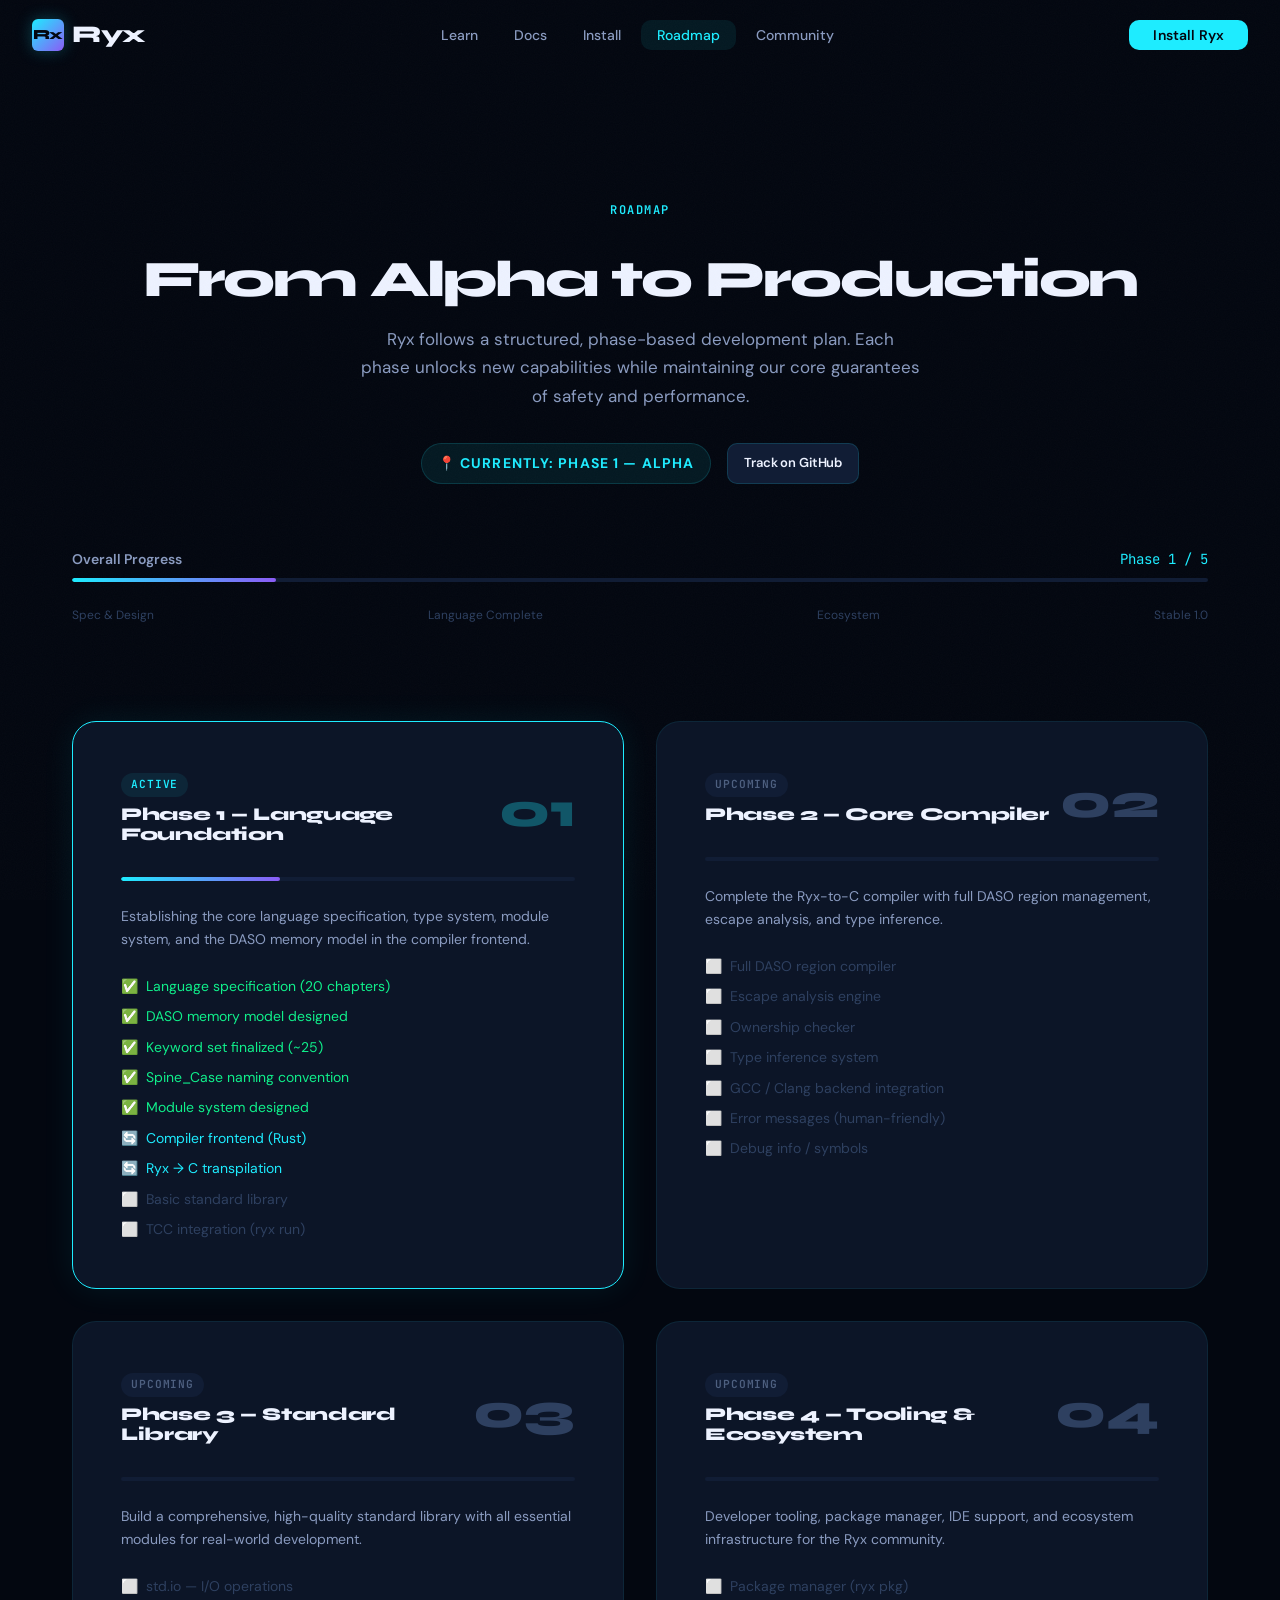
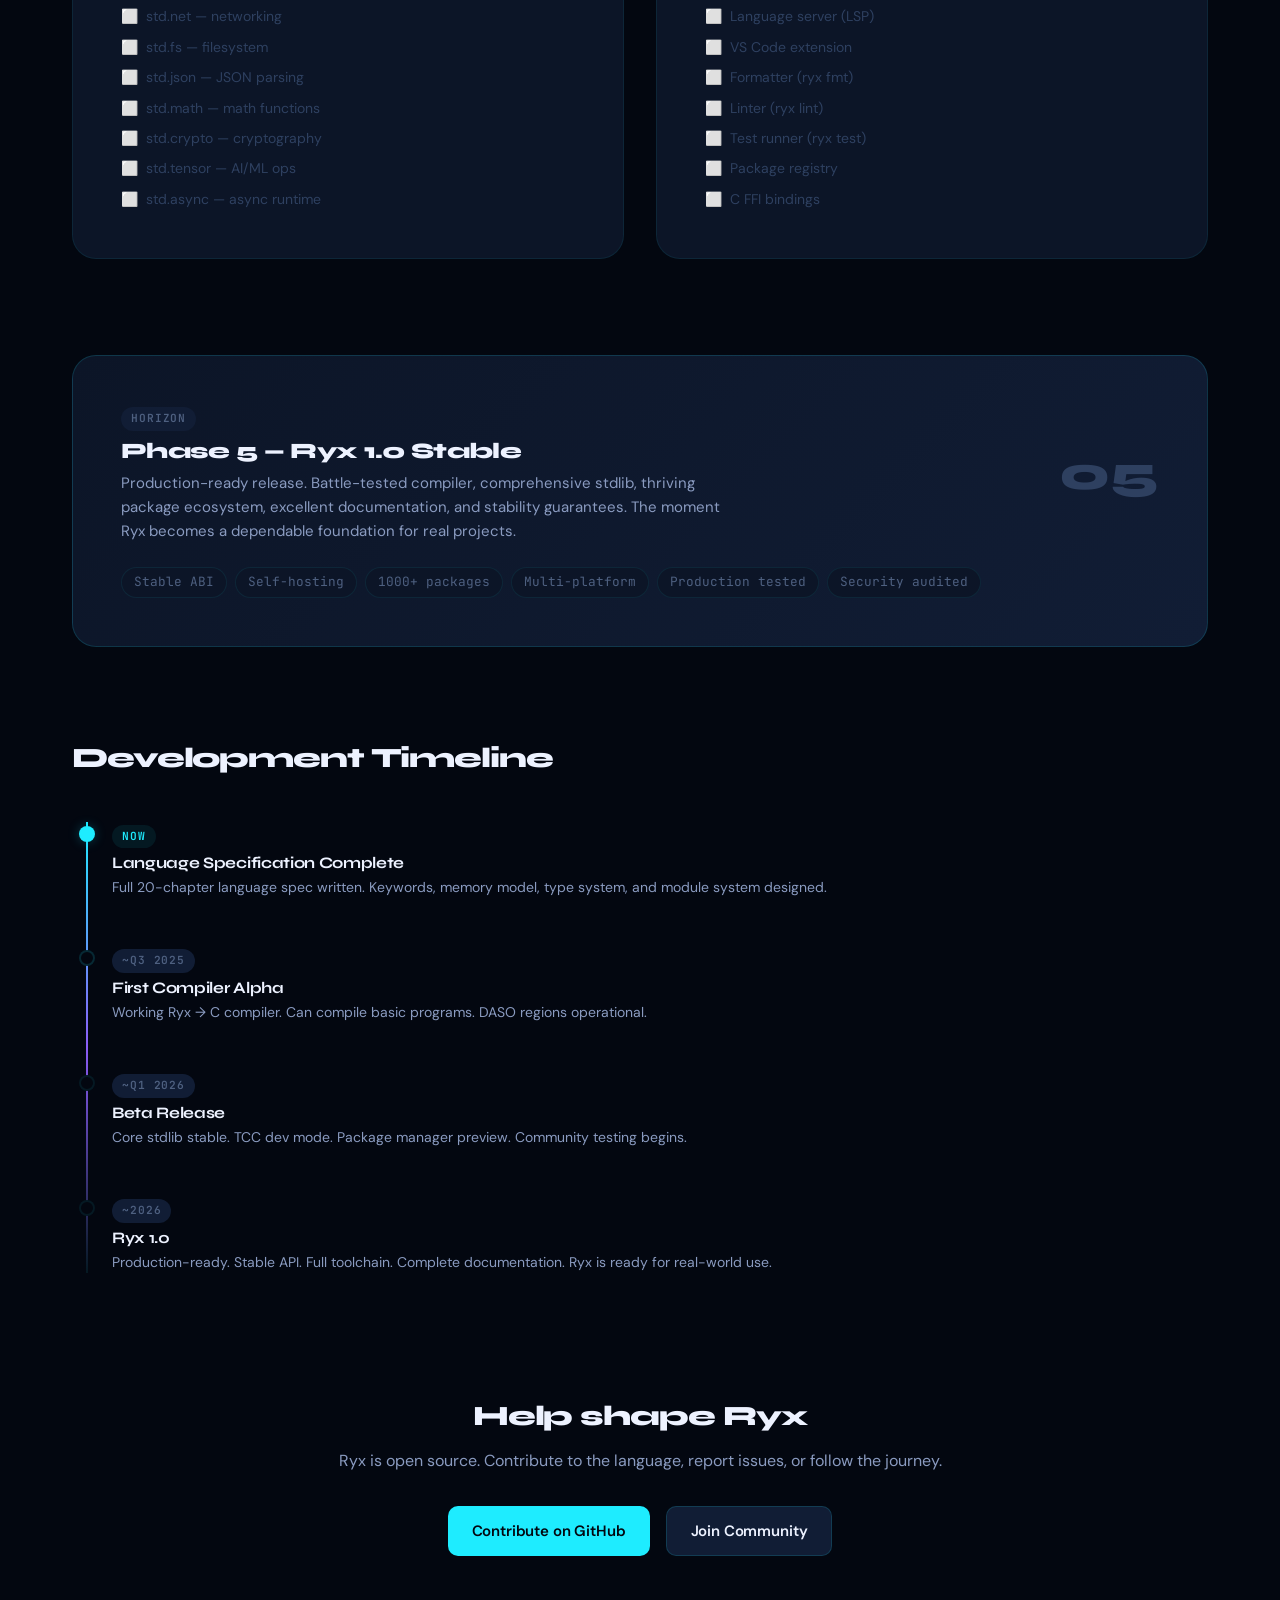
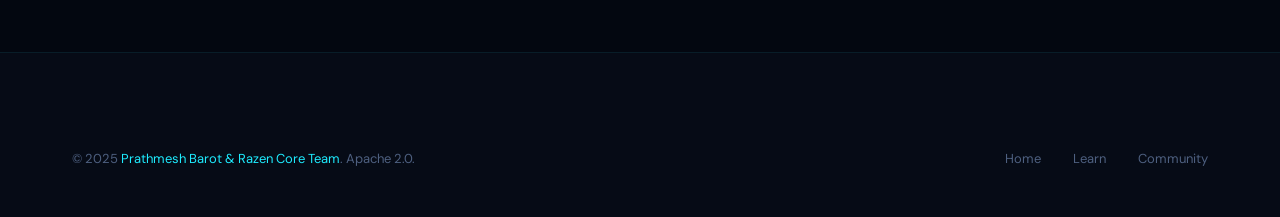
<file: website/roadmap.html>
<!DOCTYPE html>
<html lang="en">
<head>
  <meta charset="UTF-8" />
  <meta name="viewport" content="width=device-width, initial-scale=1.0" />
  <meta name="description" content="Ryx Language Roadmap — from Alpha to production-ready. Track milestones and active development phases." />
  <title>Ryx Roadmap</title>
  <link rel="stylesheet" href="css/style.css" />
  <link rel="stylesheet" href="css/syntax.css" />
  <style>
    .roadmap-page { padding-top: 100px; }
    .roadmap-hero { text-align: center; padding: var(--space-4xl) 0 var(--space-3xl); }
    .phase-grid { display: grid; grid-template-columns: repeat(2, 1fr); gap: var(--space-xl); margin-bottom: var(--space-4xl); }
    .phase-card { background: var(--bg-surface); border: 1px solid var(--border-subtle); border-radius: var(--radius-xl); padding: var(--space-2xl); transition: all var(--transition-base); }
    .phase-card:hover { border-color: var(--border-normal); }
    .phase-card--active { border-color: var(--accent-cyan); box-shadow: 0 0 32px var(--accent-cyan-ghost); }
    .phase-card__header { display: flex; align-items: center; justify-content: space-between; margin-bottom: var(--space-lg); }
    .phase-card__num { font-family: var(--font-display); font-size: 3rem; font-weight: 800; color: var(--text-muted); line-height: 1; }
    .phase-card--active .phase-card__num { color: var(--accent-cyan); opacity: 0.3; }
    .phase-card h3 { font-size: 1.125rem; font-weight: 800; margin-bottom: var(--space-sm); }
    .phase-card p { font-size: 0.875rem; color: var(--text-secondary); line-height: 1.65; margin-bottom: var(--space-lg); }
    .phase-items { display: flex; flex-direction: column; gap: var(--space-sm); }
    .phase-item { display: flex; align-items: center; gap: var(--space-sm); font-size: 0.875rem; color: var(--text-secondary); }
    .phase-item-icon { font-size: 0.875rem; }
    .phase-item--done { color: var(--accent-green); }
    .phase-item--active { color: var(--accent-cyan); }
    .phase-item--upcoming { color: var(--text-muted); }
    .progress-bar { height: 4px; background: var(--bg-elevated); border-radius: var(--radius-full); overflow: hidden; margin-bottom: var(--space-lg); }
    .progress-fill { height: 100%; border-radius: var(--radius-full); background: linear-gradient(90deg, var(--accent-cyan), var(--accent-violet)); transition: width 1.2s ease; width: 0; }
    @media (max-width: 768px) { .phase-grid { grid-template-columns: 1fr; } }
  </style>
</head>
<body>
<div class="noise-overlay"></div>

<nav class="nav" id="nav">
  <div class="nav__inner">
    <a href="index.html" class="nav__logo"><div class="nav__logo-mark">Rx</div>Ryx</a>
    <div class="nav__links">
      <a href="learn.html" class="nav__link">Learn</a>
      <a href="docs.html" class="nav__link">Docs</a>
      <a href="install.html" class="nav__link">Install</a>
      <a href="roadmap.html" class="nav__link active">Roadmap</a>
      <a href="community.html" class="nav__link">Community</a>
    </div>
    <div class="nav__cta">
      <a href="install.html" class="nav__install-btn">Install Ryx</a>
    </div>
    <button class="nav__toggle" id="navToggle"><span></span><span></span><span></span></button>
  </div>
</nav>
<div class="nav__mobile" id="mobileMenu">
  <button class="nav__mobile-close" id="mobileClose">✕</button>
  <a href="learn.html" class="nav__mobile-link">Learn</a>
  <a href="docs.html" class="nav__mobile-link">Docs</a>
  <a href="install.html" class="nav__mobile-link">Install</a>
  <a href="roadmap.html" class="nav__mobile-link">Roadmap</a>
  <a href="community.html" class="nav__mobile-link">Community</a>
</div>

<div class="roadmap-page">
  <div class="roadmap-hero">
    <div class="container">
      <span class="section-label">Roadmap</span>
      <h1 class="section-title" style="margin-top:var(--space-md)">From Alpha to Production</h1>
      <p class="section-description">
        Ryx follows a structured, phase-based development plan. Each phase unlocks
        new capabilities while maintaining our core guarantees of safety and performance.
      </p>
      <div style="display:flex;gap:var(--space-md);justify-content:center;margin-top:var(--space-xl);flex-wrap:wrap;">
        <span class="badge badge--cyan" style="font-size:0.875rem;padding:8px 16px;">📍 Currently: Phase 1 — Alpha</span>
        <a href="https://github.com/razen-core/ryx" target="_blank" class="btn btn--secondary btn--sm">Track on GitHub</a>
      </div>
    </div>
  </div>

  <div class="container">
    <!-- Overall Progress -->
    <div style="margin-bottom:var(--space-4xl);" class="reveal">
      <div style="display:flex;justify-content:space-between;margin-bottom:var(--space-sm);">
        <span style="font-size:0.875rem;font-weight:600;color:var(--text-secondary);">Overall Progress</span>
        <span style="font-family:var(--font-code);font-size:0.875rem;color:var(--accent-cyan);">Phase 1 / 5</span>
      </div>
      <div class="progress-bar">
        <div class="progress-fill" data-width="18%"></div>
      </div>
      <div style="display:flex;justify-content:space-between;">
        <span style="font-size:0.75rem;color:var(--text-muted)">Spec & Design</span>
        <span style="font-size:0.75rem;color:var(--text-muted)">Language Complete</span>
        <span style="font-size:0.75rem;color:var(--text-muted)">Ecosystem</span>
        <span style="font-size:0.75rem;color:var(--text-muted)">Stable 1.0</span>
      </div>
    </div>

    <!-- Phase Cards -->
    <div class="phase-grid">

      <div class="phase-card phase-card--active reveal">
        <div class="phase-card__header">
          <div>
            <span class="roadmap-phase__tag roadmap-phase__tag--current">Active</span>
            <h3>Phase 1 — Language Foundation</h3>
          </div>
          <div class="phase-card__num">01</div>
        </div>
        <div class="progress-bar">
          <div class="progress-fill" data-width="35%"></div>
        </div>
        <p>Establishing the core language specification, type system, module system, and the DASO memory model in the compiler frontend.</p>
        <div class="phase-items">
          <div class="phase-item phase-item--done"><span class="phase-item-icon">✅</span> Language specification (20 chapters)</div>
          <div class="phase-item phase-item--done"><span class="phase-item-icon">✅</span> DASO memory model designed</div>
          <div class="phase-item phase-item--done"><span class="phase-item-icon">✅</span> Keyword set finalized (~25)</div>
          <div class="phase-item phase-item--done"><span class="phase-item-icon">✅</span> Spine_Case naming convention</div>
          <div class="phase-item phase-item--done"><span class="phase-item-icon">✅</span> Module system designed</div>
          <div class="phase-item phase-item--active"><span class="phase-item-icon">🔄</span> Compiler frontend (Rust)</div>
          <div class="phase-item phase-item--active"><span class="phase-item-icon">🔄</span> Ryx → C transpilation</div>
          <div class="phase-item phase-item--upcoming"><span class="phase-item-icon">⬜</span> Basic standard library</div>
          <div class="phase-item phase-item--upcoming"><span class="phase-item-icon">⬜</span> TCC integration (ryx run)</div>
        </div>
      </div>

      <div class="phase-card reveal reveal-delay-1">
        <div class="phase-card__header">
          <div>
            <span class="roadmap-phase__tag roadmap-phase__tag--upcoming">Upcoming</span>
            <h3>Phase 2 — Core Compiler</h3>
          </div>
          <div class="phase-card__num">02</div>
        </div>
        <div class="progress-bar">
          <div class="progress-fill" data-width="0%"></div>
        </div>
        <p>Complete the Ryx-to-C compiler with full DASO region management, escape analysis, and type inference.</p>
        <div class="phase-items">
          <div class="phase-item phase-item--upcoming"><span class="phase-item-icon">⬜</span> Full DASO region compiler</div>
          <div class="phase-item phase-item--upcoming"><span class="phase-item-icon">⬜</span> Escape analysis engine</div>
          <div class="phase-item phase-item--upcoming"><span class="phase-item-icon">⬜</span> Ownership checker</div>
          <div class="phase-item phase-item--upcoming"><span class="phase-item-icon">⬜</span> Type inference system</div>
          <div class="phase-item phase-item--upcoming"><span class="phase-item-icon">⬜</span> GCC / Clang backend integration</div>
          <div class="phase-item phase-item--upcoming"><span class="phase-item-icon">⬜</span> Error messages (human-friendly)</div>
          <div class="phase-item phase-item--upcoming"><span class="phase-item-icon">⬜</span> Debug info / symbols</div>
        </div>
      </div>

      <div class="phase-card reveal reveal-delay-2">
        <div class="phase-card__header">
          <div>
            <span class="roadmap-phase__tag roadmap-phase__tag--upcoming">Upcoming</span>
            <h3>Phase 3 — Standard Library</h3>
          </div>
          <div class="phase-card__num">03</div>
        </div>
        <div class="progress-bar">
          <div class="progress-fill" data-width="0%"></div>
        </div>
        <p>Build a comprehensive, high-quality standard library with all essential modules for real-world development.</p>
        <div class="phase-items">
          <div class="phase-item phase-item--upcoming"><span class="phase-item-icon">⬜</span> std.io — I/O operations</div>
          <div class="phase-item phase-item--upcoming"><span class="phase-item-icon">⬜</span> std.net — networking</div>
          <div class="phase-item phase-item--upcoming"><span class="phase-item-icon">⬜</span> std.fs — filesystem</div>
          <div class="phase-item phase-item--upcoming"><span class="phase-item-icon">⬜</span> std.json — JSON parsing</div>
          <div class="phase-item phase-item--upcoming"><span class="phase-item-icon">⬜</span> std.math — math functions</div>
          <div class="phase-item phase-item--upcoming"><span class="phase-item-icon">⬜</span> std.crypto — cryptography</div>
          <div class="phase-item phase-item--upcoming"><span class="phase-item-icon">⬜</span> std.tensor — AI/ML ops</div>
          <div class="phase-item phase-item--upcoming"><span class="phase-item-icon">⬜</span> std.async — async runtime</div>
        </div>
      </div>

      <div class="phase-card reveal reveal-delay-3">
        <div class="phase-card__header">
          <div>
            <span class="roadmap-phase__tag roadmap-phase__tag--upcoming">Upcoming</span>
            <h3>Phase 4 — Tooling & Ecosystem</h3>
          </div>
          <div class="phase-card__num">04</div>
        </div>
        <div class="progress-bar">
          <div class="progress-fill" data-width="0%"></div>
        </div>
        <p>Developer tooling, package manager, IDE support, and ecosystem infrastructure for the Ryx community.</p>
        <div class="phase-items">
          <div class="phase-item phase-item--upcoming"><span class="phase-item-icon">⬜</span> Package manager (ryx pkg)</div>
          <div class="phase-item phase-item--upcoming"><span class="phase-item-icon">⬜</span> Language server (LSP)</div>
          <div class="phase-item phase-item--upcoming"><span class="phase-item-icon">⬜</span> VS Code extension</div>
          <div class="phase-item phase-item--upcoming"><span class="phase-item-icon">⬜</span> Formatter (ryx fmt)</div>
          <div class="phase-item phase-item--upcoming"><span class="phase-item-icon">⬜</span> Linter (ryx lint)</div>
          <div class="phase-item phase-item--upcoming"><span class="phase-item-icon">⬜</span> Test runner (ryx test)</div>
          <div class="phase-item phase-item--upcoming"><span class="phase-item-icon">⬜</span> Package registry</div>
          <div class="phase-item phase-item--upcoming"><span class="phase-item-icon">⬜</span> C FFI bindings</div>
        </div>
      </div>

    </div>

    <!-- Phase 5 — Stable -->
    <div style="background:linear-gradient(135deg,var(--bg-surface),var(--bg-elevated));border:1px solid var(--border-normal);border-radius:var(--radius-xl);padding:var(--space-2xl);margin-bottom:var(--space-4xl);" class="reveal">
      <div style="display:flex;align-items:center;justify-content:space-between;flex-wrap:wrap;gap:var(--space-lg);">
        <div>
          <span class="roadmap-phase__tag roadmap-phase__tag--upcoming" style="margin-bottom:var(--space-sm);display:inline-block;">Horizon</span>
          <h3 style="font-size:1.375rem;font-weight:800;letter-spacing:-0.03em;margin-bottom:var(--space-sm);">Phase 5 — Ryx 1.0 Stable</h3>
          <p style="color:var(--text-secondary);font-size:0.9375rem;max-width:600px;">
            Production-ready release. Battle-tested compiler, comprehensive stdlib, thriving package ecosystem,
            excellent documentation, and stability guarantees. The moment Ryx becomes a dependable foundation for real projects.
          </p>
        </div>
        <div style="text-align:center;">
          <div style="font-family:var(--font-display);font-size:3rem;font-weight:800;color:var(--text-muted);line-height:1;">05</div>
        </div>
      </div>
      <div style="display:flex;flex-wrap:wrap;gap:var(--space-sm);margin-top:var(--space-lg);">
        <span class="roadmap-item">Stable ABI</span>
        <span class="roadmap-item">Self-hosting</span>
        <span class="roadmap-item">1000+ packages</span>
        <span class="roadmap-item">Multi-platform</span>
        <span class="roadmap-item">Production tested</span>
        <span class="roadmap-item">Security audited</span>
      </div>
    </div>

    <!-- Timeline -->
    <div class="reveal">
      <h2 style="font-family:var(--font-display);font-size:1.75rem;font-weight:800;letter-spacing:-0.04em;margin-bottom:var(--space-2xl);">Development Timeline</h2>
      <div style="position:relative;padding-left:40px;">
        <div style="position:absolute;left:14px;top:0;bottom:0;width:2px;background:linear-gradient(to bottom,var(--accent-cyan),var(--accent-violet),var(--border-subtle));"></div>

        <div style="position:relative;margin-bottom:var(--space-2xl);">
          <div style="position:absolute;left:-33px;top:4px;width:16px;height:16px;border-radius:50%;background:var(--accent-cyan);box-shadow:0 0 12px var(--accent-cyan-glow);"></div>
          <span class="roadmap-phase__tag roadmap-phase__tag--current" style="margin-bottom:6px;display:inline-block;">Now</span>
          <h3 style="font-size:1rem;margin-bottom:4px;">Language Specification Complete</h3>
          <p style="font-size:0.875rem;color:var(--text-secondary);">Full 20-chapter language spec written. Keywords, memory model, type system, and module system designed.</p>
        </div>

        <div style="position:relative;margin-bottom:var(--space-2xl);">
          <div style="position:absolute;left:-33px;top:4px;width:16px;height:16px;border-radius:50%;background:var(--bg-void);border:2px solid var(--border-normal);"></div>
          <span class="roadmap-phase__tag roadmap-phase__tag--upcoming" style="margin-bottom:6px;display:inline-block;">~Q3 2025</span>
          <h3 style="font-size:1rem;margin-bottom:4px;">First Compiler Alpha</h3>
          <p style="font-size:0.875rem;color:var(--text-secondary);">Working Ryx → C compiler. Can compile basic programs. DASO regions operational.</p>
        </div>

        <div style="position:relative;margin-bottom:var(--space-2xl);">
          <div style="position:absolute;left:-33px;top:4px;width:16px;height:16px;border-radius:50%;background:var(--bg-void);border:2px solid var(--border-subtle);"></div>
          <span class="roadmap-phase__tag roadmap-phase__tag--upcoming" style="margin-bottom:6px;display:inline-block;">~Q1 2026</span>
          <h3 style="font-size:1rem;margin-bottom:4px;">Beta Release</h3>
          <p style="font-size:0.875rem;color:var(--text-secondary);">Core stdlib stable. TCC dev mode. Package manager preview. Community testing begins.</p>
        </div>

        <div style="position:relative;">
          <div style="position:absolute;left:-33px;top:4px;width:16px;height:16px;border-radius:50%;background:var(--bg-void);border:2px solid var(--border-subtle);"></div>
          <span class="roadmap-phase__tag roadmap-phase__tag--upcoming" style="margin-bottom:6px;display:inline-block;">~2026</span>
          <h3 style="font-size:1rem;margin-bottom:4px;">Ryx 1.0</h3>
          <p style="font-size:0.875rem;color:var(--text-secondary);">Production-ready. Stable API. Full toolchain. Complete documentation. Ryx is ready for real-world use.</p>
        </div>
      </div>
    </div>

    <!-- CTA -->
    <div style="text-align:center;margin-top:var(--space-5xl);margin-bottom:var(--space-4xl);" class="reveal">
      <h2 style="font-size:1.75rem;font-weight:800;letter-spacing:-0.04em;margin-bottom:var(--space-md);">Help shape Ryx</h2>
      <p style="color:var(--text-secondary);margin-bottom:var(--space-xl);">Ryx is open source. Contribute to the language, report issues, or follow the journey.</p>
      <div style="display:flex;gap:var(--space-md);justify-content:center;flex-wrap:wrap;">
        <a href="https://github.com/razen-core/ryx" target="_blank" class="btn btn--primary">Contribute on GitHub</a>
        <a href="https://aratt.ai/@ryx" target="_blank" class="btn btn--secondary">Join Community</a>
      </div>
    </div>
  </div>
</div>

<footer class="footer">
  <div class="container">
    <div class="footer__bottom" style="padding-top:0;border:none;">
      <div class="footer__copy">© 2025 <a href="https://github.com/razen-core/ryx">Prathmesh Barot &amp; Razen Core Team</a>. Apache 2.0.</div>
      <div style="display:flex;gap:var(--space-xl);">
        <a href="index.html" style="font-size:0.8125rem;color:var(--text-tertiary)">Home</a>
        <a href="learn.html" style="font-size:0.8125rem;color:var(--text-tertiary)">Learn</a>
        <a href="community.html" style="font-size:0.8125rem;color:var(--text-tertiary)">Community</a>
      </div>
    </div>
  </div>
</footer>

<script src="js/app.js"></script>
<script>
  // Animate progress bars on scroll
  const observer = new IntersectionObserver((entries) => {
    entries.forEach(entry => {
      if (entry.isIntersecting) {
        entry.target.querySelectorAll('.progress-fill').forEach(bar => {
          const width = bar.dataset.width;
          setTimeout(() => { bar.style.width = width || '0%'; }, 200);
        });
        observer.unobserve(entry.target);
      }
    });
  }, { threshold: 0.3 });
  document.querySelectorAll('.phase-card, .reveal').forEach(el => observer.observe(el));
</script>
</body>
</html>
</file>
<file: website/css/style.css>
/* ═══════════════════════════════════════════════════════
   RYX LANGUAGE — Design System v2026
   Theme: Precision Dark · Futuristic Systems Aesthetic
   ═══════════════════════════════════════════════════════ */

@import url('https://fonts.googleapis.com/css2?family=Syne:wght@400;500;600;700;800&family=DM+Sans:ital,opsz,wght@0,9..40,300;0,9..40,400;0,9..40,500;0,9..40,600;1,9..40,400&family=JetBrains+Mono:wght@300;400;500;600&display=swap');

/* ─── CSS VARIABLES ─────────────────────────────────── */
:root {
  /* Palette */
  --bg-void: #030710;
  --bg-deep: #060B16;
  --bg-base: #080F1E;
  --bg-surface: #0C1527;
  --bg-elevated: #111D35;
  --bg-overlay: #162240;

  /* Accents */
  --accent-cyan: #1EECFF;
  --accent-cyan-dim: #0ABCD0;
  --accent-cyan-ghost: rgba(30, 236, 255, 0.08);
  --accent-cyan-glow: rgba(30, 236, 255, 0.25);
  --accent-violet: #8B5CF6;
  --accent-violet-ghost: rgba(139, 92, 246, 0.12);
  --accent-orange: #FF6B35;
  --accent-orange-ghost: rgba(255, 107, 53, 0.1);
  --accent-green: #10EF8B;
  --accent-red: #FF4060;

  /* Text */
  --text-primary: #EDF2FF;
  --text-secondary: #8A9BC0;
  --text-tertiary: #4E6080;
  --text-muted: #2E4060;

  /* Borders */
  --border-subtle: rgba(30, 236, 255, 0.08);
  --border-normal: rgba(30, 236, 255, 0.15);
  --border-strong: rgba(30, 236, 255, 0.3);

  /* Typography */
  --font-display: 'Syne', sans-serif;
  --font-body: 'DM Sans', sans-serif;
  --font-code: 'JetBrains Mono', monospace;

  /* Spacing */
  --space-xs: 4px;
  --space-sm: 8px;
  --space-md: 16px;
  --space-lg: 24px;
  --space-xl: 32px;
  --space-2xl: 48px;
  --space-3xl: 64px;
  --space-4xl: 96px;
  --space-5xl: 128px;

  /* Radius */
  --radius-sm: 6px;
  --radius-md: 10px;
  --radius-lg: 16px;
  --radius-xl: 24px;
  --radius-full: 9999px;

  /* Shadows */
  --shadow-glow: 0 0 40px rgba(30, 236, 255, 0.15);
  --shadow-glow-strong: 0 0 80px rgba(30, 236, 255, 0.25);
  --shadow-card: 0 4px 24px rgba(0, 0, 0, 0.4), 0 1px 4px rgba(0,0,0,0.2);
  --shadow-elevated: 0 8px 48px rgba(0, 0, 0, 0.6), 0 2px 8px rgba(0,0,0,0.3);

  /* Transitions */
  --transition-fast: 150ms ease;
  --transition-base: 250ms ease;
  --transition-slow: 400ms ease;
  --transition-spring: 350ms cubic-bezier(0.34, 1.56, 0.64, 1);
}

/* ─── RESET & BASE ──────────────────────────────────── */
*, *::before, *::after {
  box-sizing: border-box;
  margin: 0;
  padding: 0;
}

html {
  scroll-behavior: smooth;
  font-size: 16px;
  -webkit-font-smoothing: antialiased;
  -moz-osx-font-smoothing: grayscale;
}

body {
  background-color: var(--bg-void);
  color: var(--text-primary);
  font-family: var(--font-body);
  font-size: 1rem;
  line-height: 1.6;
  overflow-x: hidden;
}

a {
  color: inherit;
  text-decoration: none;
}

img, svg {
  max-width: 100%;
  display: block;
}

button {
  cursor: pointer;
  border: none;
  background: none;
  font-family: inherit;
}

ul, ol {
  list-style: none;
}

/* ─── SCROLLBAR ─────────────────────────────────────── */
::-webkit-scrollbar {
  width: 6px;
  height: 6px;
}
::-webkit-scrollbar-track { background: var(--bg-deep); }
::-webkit-scrollbar-thumb {
  background: var(--border-normal);
  border-radius: var(--radius-full);
}
::-webkit-scrollbar-thumb:hover { background: var(--accent-cyan-dim); }

/* ─── SELECTION ─────────────────────────────────────── */
::selection {
  background: var(--accent-cyan-glow);
  color: var(--accent-cyan);
}

/* ─── TYPOGRAPHY ────────────────────────────────────── */
h1, h2, h3, h4, h5, h6 {
  font-family: var(--font-display);
  line-height: 1.1;
  font-weight: 700;
  letter-spacing: -0.02em;
}

.text-gradient {
  background: linear-gradient(135deg, var(--accent-cyan) 0%, var(--accent-violet) 100%);
  -webkit-background-clip: text;
  -webkit-text-fill-color: transparent;
  background-clip: text;
}

.text-gradient-warm {
  background: linear-gradient(135deg, var(--accent-cyan) 0%, var(--accent-orange) 100%);
  -webkit-background-clip: text;
  -webkit-text-fill-color: transparent;
  background-clip: text;
}

/* ─── LAYOUT ─────────────────────────────────────────── */
.container {
  max-width: 1200px;
  margin: 0 auto;
  padding: 0 var(--space-xl);
}

.container--wide {
  max-width: 1400px;
  margin: 0 auto;
  padding: 0 var(--space-xl);
}

.section {
  padding: var(--space-5xl) 0;
}

.section--sm {
  padding: var(--space-4xl) 0;
}

/* ─── GRID NOISE TEXTURE ────────────────────────────── */
.noise-overlay {
  position: fixed;
  top: 0; left: 0; right: 0; bottom: 0;
  pointer-events: none;
  z-index: 0;
  opacity: 0.025;
  background-image: url("data:image/svg+xml,%3Csvg viewBox='0 0 256 256' xmlns='http://www.w3.org/2000/svg'%3E%3Cfilter id='noise'%3E%3CfeTurbulence type='fractalNoise' baseFrequency='0.9' numOctaves='4' stitchTiles='stitch'/%3E%3C/filter%3E%3Crect width='100%25' height='100%25' filter='url(%23noise)'/%3E%3C/svg%3E");
  background-size: 256px 256px;
}

/* ─── NAVIGATION ─────────────────────────────────────── */
.nav {
  position: fixed;
  top: 0;
  left: 0;
  right: 0;
  z-index: 1000;
  transition: all var(--transition-base);
}

.nav__inner {
  display: flex;
  align-items: center;
  justify-content: space-between;
  padding: var(--space-md) var(--space-xl);
  max-width: 1400px;
  margin: 0 auto;
}

.nav.scrolled {
  background: rgba(6, 11, 22, 0.85);
  backdrop-filter: blur(24px);
  -webkit-backdrop-filter: blur(24px);
  border-bottom: 1px solid var(--border-subtle);
}

.nav__logo {
  display: flex;
  align-items: center;
  gap: var(--space-sm);
  font-family: var(--font-display);
  font-size: 1.5rem;
  font-weight: 800;
  letter-spacing: -0.04em;
  color: var(--text-primary);
  transition: opacity var(--transition-fast);
}

.nav__logo:hover { opacity: 0.8; }

.nav__logo-mark {
  width: 32px;
  height: 32px;
  background: linear-gradient(135deg, var(--accent-cyan), var(--accent-violet));
  border-radius: var(--radius-sm);
  display: flex;
  align-items: center;
  justify-content: center;
  font-size: 0.875rem;
  font-weight: 800;
  color: var(--bg-void);
  box-shadow: 0 0 16px var(--accent-cyan-glow);
}

.nav__links {
  display: flex;
  align-items: center;
  gap: var(--space-xs);
}

.nav__link {
  padding: var(--space-xs) var(--space-md);
  border-radius: var(--radius-md);
  font-size: 0.875rem;
  font-weight: 500;
  color: var(--text-secondary);
  transition: all var(--transition-fast);
}

.nav__link:hover {
  color: var(--text-primary);
  background: var(--accent-cyan-ghost);
}

.nav__link.active {
  color: var(--accent-cyan);
  background: var(--accent-cyan-ghost);
}

.nav__cta {
  display: flex;
  align-items: center;
  gap: var(--space-sm);
}

.nav__github {
  display: flex;
  align-items: center;
  gap: 6px;
  padding: var(--space-xs) var(--space-md);
  border-radius: var(--radius-md);
  font-size: 0.875rem;
  font-weight: 500;
  color: var(--text-secondary);
  border: 1px solid var(--border-subtle);
  transition: all var(--transition-fast);
}

.nav__github:hover {
  color: var(--text-primary);
  border-color: var(--border-normal);
  background: var(--bg-elevated);
}

.nav__install-btn {
  padding: var(--space-xs) var(--space-lg);
  border-radius: var(--radius-md);
  font-size: 0.875rem;
  font-weight: 600;
  color: var(--bg-void);
  background: var(--accent-cyan);
  transition: all var(--transition-fast);
  letter-spacing: 0.01em;
}

.nav__install-btn:hover {
  background: white;
  box-shadow: 0 0 24px var(--accent-cyan-glow);
  transform: translateY(-1px);
}

/* Mobile Nav Toggle */
.nav__toggle {
  display: none;
  flex-direction: column;
  gap: 5px;
  padding: var(--space-sm);
  cursor: pointer;
}

.nav__toggle span {
  display: block;
  width: 22px;
  height: 2px;
  background: var(--text-secondary);
  border-radius: 2px;
  transition: all var(--transition-base);
}

/* Mobile Menu */
.nav__mobile {
  display: none;
  position: fixed;
  top: 0;
  left: 0;
  right: 0;
  bottom: 0;
  background: var(--bg-deep);
  z-index: 999;
  flex-direction: column;
  align-items: center;
  justify-content: center;
  gap: var(--space-lg);
}

.nav__mobile.open {
  display: flex;
}

.nav__mobile-link {
  font-family: var(--font-display);
  font-size: 2rem;
  font-weight: 700;
  color: var(--text-secondary);
  transition: color var(--transition-fast);
}

.nav__mobile-link:hover { color: var(--accent-cyan); }

.nav__mobile-close {
  position: absolute;
  top: var(--space-lg);
  right: var(--space-xl);
  font-size: 1.5rem;
  color: var(--text-secondary);
  background: none;
  padding: var(--space-sm);
}

/* ─── HERO ───────────────────────────────────────────── */
.hero {
  position: relative;
  min-height: 100vh;
  display: flex;
  align-items: center;
  padding-top: 80px;
  overflow: hidden;
}

.hero__bg {
  position: absolute;
  inset: 0;
  pointer-events: none;
}

.hero__orb {
  position: absolute;
  border-radius: 50%;
  filter: blur(80px);
  opacity: 0.35;
}

.hero__orb--1 {
  width: 600px; height: 600px;
  top: -100px; left: -100px;
  background: radial-gradient(circle, var(--accent-cyan) 0%, transparent 70%);
  opacity: 0.12;
}

.hero__orb--2 {
  width: 500px; height: 500px;
  top: 10%; right: -50px;
  background: radial-gradient(circle, var(--accent-violet) 0%, transparent 70%);
  opacity: 0.15;
}

.hero__orb--3 {
  width: 400px; height: 400px;
  bottom: 0; left: 40%;
  background: radial-gradient(circle, var(--accent-orange) 0%, transparent 70%);
  opacity: 0.08;
}

.hero__grid {
  position: absolute;
  inset: 0;
  background-image:
    linear-gradient(var(--border-subtle) 1px, transparent 1px),
    linear-gradient(90deg, var(--border-subtle) 1px, transparent 1px);
  background-size: 60px 60px;
  mask-image: radial-gradient(ellipse at center, black 0%, transparent 70%);
}

.hero__inner {
  position: relative;
  z-index: 1;
  display: grid;
  grid-template-columns: 1fr 1fr;
  gap: var(--space-4xl);
  align-items: center;
  width: 100%;
  max-width: 1400px;
  margin: 0 auto;
  padding: 0 var(--space-xl);
}

.hero__badge {
  display: inline-flex;
  align-items: center;
  gap: var(--space-sm);
  padding: 6px 14px;
  border-radius: var(--radius-full);
  border: 1px solid var(--border-normal);
  background: var(--accent-cyan-ghost);
  font-size: 0.75rem;
  font-weight: 600;
  font-family: var(--font-code);
  color: var(--accent-cyan);
  letter-spacing: 0.08em;
  text-transform: uppercase;
  margin-bottom: var(--space-lg);
}

.hero__badge-dot {
  width: 6px;
  height: 6px;
  border-radius: 50%;
  background: var(--accent-cyan);
  animation: pulse 2s infinite;
}

@keyframes pulse {
  0%, 100% { opacity: 1; transform: scale(1); }
  50% { opacity: 0.5; transform: scale(0.8); }
}

.hero__title {
  font-size: clamp(3rem, 6vw, 5.5rem);
  font-weight: 800;
  line-height: 1.0;
  letter-spacing: -0.04em;
  margin-bottom: var(--space-lg);
}

.hero__title-line {
  display: block;
}

.hero__description {
  font-size: 1.125rem;
  color: var(--text-secondary);
  line-height: 1.7;
  max-width: 520px;
  margin-bottom: var(--space-2xl);
}

.hero__actions {
  display: flex;
  align-items: center;
  gap: var(--space-md);
  flex-wrap: wrap;
}

.hero__stats {
  display: flex;
  gap: var(--space-2xl);
  margin-top: var(--space-3xl);
  padding-top: var(--space-2xl);
  border-top: 1px solid var(--border-subtle);
}

.hero__stat-value {
  font-family: var(--font-display);
  font-size: 1.75rem;
  font-weight: 800;
  color: var(--accent-cyan);
  letter-spacing: -0.04em;
  display: block;
}

.hero__stat-label {
  font-size: 0.8rem;
  color: var(--text-tertiary);
  font-weight: 500;
  text-transform: uppercase;
  letter-spacing: 0.06em;
}

/* ─── CODE EDITOR WIDGET ────────────────────────────── */
.code-editor {
  background: var(--bg-surface);
  border-radius: var(--radius-xl);
  border: 1px solid var(--border-normal);
  overflow: hidden;
  box-shadow: var(--shadow-elevated), var(--shadow-glow);
  position: relative;
}

.code-editor::before {
  content: '';
  position: absolute;
  inset: -1px;
  border-radius: inherit;
  background: linear-gradient(135deg, var(--border-strong) 0%, transparent 50%, var(--accent-violet-ghost) 100%);
  z-index: -1;
}

.code-editor__bar {
  display: flex;
  align-items: center;
  gap: var(--space-sm);
  padding: var(--space-md) var(--space-lg);
  background: var(--bg-elevated);
  border-bottom: 1px solid var(--border-subtle);
}

.code-editor__dots {
  display: flex;
  gap: 6px;
}

.code-editor__dot {
  width: 12px;
  height: 12px;
  border-radius: 50%;
}

.code-editor__dot--red   { background: #FF5F57; }
.code-editor__dot--yellow { background: #FFBD2E; }
.code-editor__dot--green  { background: #28C840; }

.code-editor__filename {
  flex: 1;
  text-align: center;
  font-family: var(--font-code);
  font-size: 0.75rem;
  color: var(--text-tertiary);
}

.code-editor__tabs {
  display: flex;
  gap: 2px;
}

.code-editor__tab {
  padding: 4px 12px;
  border-radius: var(--radius-sm);
  font-family: var(--font-code);
  font-size: 0.75rem;
  color: var(--text-tertiary);
  cursor: pointer;
  transition: all var(--transition-fast);
}

.code-editor__tab.active {
  background: var(--accent-cyan-ghost);
  color: var(--accent-cyan);
}

.code-editor__body {
  padding: var(--space-lg);
  overflow-x: auto;
}

.code-editor__content {
  display: none;
}

.code-editor__content.active {
  display: block;
}

/* ─── BUTTONS ────────────────────────────────────────── */
.btn {
  display: inline-flex;
  align-items: center;
  gap: var(--space-sm);
  padding: 12px 24px;
  border-radius: var(--radius-md);
  font-family: var(--font-body);
  font-size: 0.9375rem;
  font-weight: 600;
  transition: all var(--transition-base);
  letter-spacing: -0.01em;
  position: relative;
  overflow: hidden;
}

.btn--primary {
  background: var(--accent-cyan);
  color: var(--bg-void);
}

.btn--primary:hover {
  background: white;
  box-shadow: 0 0 32px var(--accent-cyan-glow);
  transform: translateY(-2px);
}

.btn--secondary {
  background: var(--bg-elevated);
  color: var(--text-primary);
  border: 1px solid var(--border-normal);
}

.btn--secondary:hover {
  background: var(--bg-overlay);
  border-color: var(--border-strong);
  transform: translateY(-2px);
}

.btn--ghost {
  color: var(--accent-cyan);
  background: transparent;
}

.btn--ghost:hover {
  background: var(--accent-cyan-ghost);
}

.btn--lg {
  padding: 14px 32px;
  font-size: 1rem;
}

.btn--sm {
  padding: 8px 16px;
  font-size: 0.8125rem;
}

.btn__icon {
  font-size: 1.1em;
  display: flex;
}

/* ─── SECTION HEADERS ────────────────────────────────── */
.section-header {
  text-align: center;
  margin-bottom: var(--space-4xl);
}

.section-label {
  display: inline-block;
  font-family: var(--font-code);
  font-size: 0.75rem;
  font-weight: 600;
  color: var(--accent-cyan);
  text-transform: uppercase;
  letter-spacing: 0.12em;
  margin-bottom: var(--space-md);
}

.section-title {
  font-size: clamp(2rem, 4vw, 3.25rem);
  font-weight: 800;
  letter-spacing: -0.04em;
  margin-bottom: var(--space-md);
}

.section-description {
  font-size: 1.0625rem;
  color: var(--text-secondary);
  max-width: 560px;
  margin: 0 auto;
  line-height: 1.7;
}

/* ─── FEATURE GRID ───────────────────────────────────── */
.features-grid {
  display: grid;
  grid-template-columns: repeat(3, 1fr);
  gap: var(--space-lg);
}

.feature-card {
  background: var(--bg-surface);
  border: 1px solid var(--border-subtle);
  border-radius: var(--radius-lg);
  padding: var(--space-2xl);
  transition: all var(--transition-base);
  position: relative;
  overflow: hidden;
}

.feature-card::before {
  content: '';
  position: absolute;
  top: 0; left: 0; right: 0;
  height: 1px;
  background: linear-gradient(90deg, transparent, var(--accent-cyan), transparent);
  opacity: 0;
  transition: opacity var(--transition-base);
}

.feature-card:hover {
  border-color: var(--border-normal);
  background: var(--bg-elevated);
  transform: translateY(-4px);
  box-shadow: var(--shadow-elevated);
}

.feature-card:hover::before { opacity: 1; }

.feature-icon {
  width: 48px;
  height: 48px;
  border-radius: var(--radius-md);
  display: flex;
  align-items: center;
  justify-content: center;
  font-size: 1.5rem;
  margin-bottom: var(--space-lg);
}

.feature-icon--cyan    { background: var(--accent-cyan-ghost); }
.feature-icon--violet  { background: var(--accent-violet-ghost); }
.feature-icon--orange  { background: var(--accent-orange-ghost); }
.feature-icon--green   { background: rgba(16, 239, 139, 0.1); }

.feature-card h3 {
  font-size: 1.0625rem;
  font-weight: 700;
  margin-bottom: var(--space-sm);
  color: var(--text-primary);
}

.feature-card p {
  font-size: 0.9rem;
  color: var(--text-secondary);
  line-height: 1.65;
}

/* ─── WHY RYX — COMPARISON ───────────────────────────── */
.comparison {
  background: var(--bg-surface);
  border: 1px solid var(--border-subtle);
  border-radius: var(--radius-xl);
  overflow: hidden;
}

.comparison table {
  width: 100%;
  border-collapse: collapse;
}

.comparison thead tr {
  background: var(--bg-elevated);
  border-bottom: 1px solid var(--border-normal);
}

.comparison th {
  padding: var(--space-lg) var(--space-xl);
  text-align: center;
  font-family: var(--font-display);
  font-size: 0.875rem;
  font-weight: 700;
  color: var(--text-secondary);
  letter-spacing: 0.03em;
}

.comparison th:first-child { text-align: left; }

.comparison th.highlight {
  color: var(--accent-cyan);
  position: relative;
}

.comparison th.highlight::after {
  content: '';
  position: absolute;
  bottom: -1px;
  left: 0; right: 0;
  height: 2px;
  background: var(--accent-cyan);
}

.comparison td {
  padding: var(--space-md) var(--space-xl);
  border-bottom: 1px solid var(--border-subtle);
  text-align: center;
  font-size: 0.9rem;
  color: var(--text-secondary);
}

.comparison td:first-child {
  text-align: left;
  font-weight: 600;
  color: var(--text-primary);
  font-size: 0.875rem;
}

.comparison td.col-ryx {
  color: var(--text-primary);
  background: rgba(30, 236, 255, 0.04);
}

.comparison tr:last-child td { border-bottom: none; }

.check { color: var(--accent-green); font-size: 1.1em; }
.cross { color: var(--accent-red); font-size: 1.1em; }
.partial { color: var(--accent-orange); font-size: 0.85em; }

/* ─── CODE SHOWCASE ──────────────────────────────────── */
.code-showcase {
  display: grid;
  grid-template-columns: 280px 1fr;
  gap: var(--space-lg);
  align-items: start;
}

.code-nav {
  background: var(--bg-surface);
  border: 1px solid var(--border-subtle);
  border-radius: var(--radius-lg);
  overflow: hidden;
  padding: var(--space-sm);
}

.code-nav__item {
  padding: var(--space-md) var(--space-lg);
  border-radius: var(--radius-md);
  cursor: pointer;
  transition: all var(--transition-fast);
  border: 1px solid transparent;
}

.code-nav__item:hover {
  background: var(--accent-cyan-ghost);
  border-color: var(--border-subtle);
}

.code-nav__item.active {
  background: var(--accent-cyan-ghost);
  border-color: var(--border-normal);
}

.code-nav__item-label {
  font-family: var(--font-code);
  font-size: 0.8rem;
  color: var(--text-tertiary);
  text-transform: uppercase;
  letter-spacing: 0.08em;
  margin-bottom: 2px;
}

.code-nav__item.active .code-nav__item-label { color: var(--accent-cyan); }

.code-nav__item-title {
  font-weight: 600;
  font-size: 0.875rem;
  color: var(--text-secondary);
}

.code-nav__item.active .code-nav__item-title { color: var(--text-primary); }

.code-panels {
  position: relative;
}

.code-panel {
  display: none;
}

.code-panel.active {
  display: block;
}

/* ─── DASO MEMORY SECTION ────────────────────────────── */
.daso-grid {
  display: grid;
  grid-template-columns: 1fr 1fr;
  gap: var(--space-4xl);
  align-items: center;
}

.daso-visual {
  position: relative;
}

.memory-model {
  background: var(--bg-surface);
  border: 1px solid var(--border-subtle);
  border-radius: var(--radius-xl);
  padding: var(--space-2xl);
  overflow: hidden;
}

.memory-model__title {
  font-family: var(--font-code);
  font-size: 0.75rem;
  color: var(--text-tertiary);
  text-transform: uppercase;
  letter-spacing: 0.1em;
  margin-bottom: var(--space-lg);
}

.memory-region {
  background: var(--bg-elevated);
  border: 1px solid var(--border-normal);
  border-radius: var(--radius-md);
  padding: var(--space-md);
  margin-bottom: var(--space-sm);
  position: relative;
}

.memory-region__label {
  font-family: var(--font-code);
  font-size: 0.7rem;
  color: var(--text-tertiary);
  margin-bottom: var(--space-xs);
}

.memory-region__values {
  display: flex;
  gap: var(--space-sm);
  flex-wrap: wrap;
}

.memory-chunk {
  padding: 4px 10px;
  border-radius: var(--radius-sm);
  font-family: var(--font-code);
  font-size: 0.75rem;
  font-weight: 600;
  background: var(--bg-overlay);
  border: 1px solid var(--border-subtle);
  color: var(--text-secondary);
}

.memory-chunk--cyan { border-color: var(--accent-cyan); color: var(--accent-cyan); background: var(--accent-cyan-ghost); }
.memory-chunk--violet { border-color: var(--accent-violet); color: var(--accent-violet); background: var(--accent-violet-ghost); }
.memory-chunk--orange { border-color: var(--accent-orange); color: var(--accent-orange); background: var(--accent-orange-ghost); }

.memory-region__free {
  font-family: var(--font-code);
  font-size: 0.7rem;
  color: var(--accent-green);
  margin-top: var(--space-sm);
  display: flex;
  align-items: center;
  gap: 6px;
}

.daso-points {
  display: flex;
  flex-direction: column;
  gap: var(--space-lg);
}

.daso-point {
  display: flex;
  gap: var(--space-md);
  align-items: flex-start;
}

.daso-point__icon {
  width: 36px;
  height: 36px;
  min-width: 36px;
  border-radius: var(--radius-md);
  background: var(--accent-cyan-ghost);
  border: 1px solid var(--border-normal);
  display: flex;
  align-items: center;
  justify-content: center;
  font-size: 1rem;
}

.daso-point h4 {
  font-size: 0.9375rem;
  font-weight: 700;
  margin-bottom: 4px;
  color: var(--text-primary);
}

.daso-point p {
  font-size: 0.875rem;
  color: var(--text-secondary);
  line-height: 1.6;
}

/* ─── PERFORMANCE BAR ────────────────────────────────── */
.perf-bars {
  display: flex;
  flex-direction: column;
  gap: var(--space-md);
}

.perf-bar {
  display: grid;
  grid-template-columns: 100px 1fr 80px;
  gap: var(--space-md);
  align-items: center;
}

.perf-bar__lang {
  font-weight: 600;
  font-size: 0.875rem;
  color: var(--text-secondary);
  text-align: right;
}

.perf-bar__lang.ryx-lang { color: var(--accent-cyan); }

.perf-bar__track {
  height: 28px;
  background: var(--bg-elevated);
  border-radius: var(--radius-sm);
  overflow: hidden;
  border: 1px solid var(--border-subtle);
}

.perf-bar__fill {
  height: 100%;
  border-radius: var(--radius-sm);
  position: relative;
  display: flex;
  align-items: center;
  justify-content: flex-end;
  padding-right: var(--space-sm);
  transition: width 1.2s cubic-bezier(0.34, 1.2, 0.64, 1);
  width: 0;
}

.perf-bar__fill--ryx    { background: linear-gradient(90deg, var(--accent-cyan-dim), var(--accent-cyan)); }
.perf-bar__fill--c      { background: linear-gradient(90deg, #4A90D9, #5BA3EC); }
.perf-bar__fill--rust   { background: linear-gradient(90deg, #CE6637, #E07849); }
.perf-bar__fill--go     { background: linear-gradient(90deg, #00ACD7, #20C8F0); }
.perf-bar__fill--python { background: linear-gradient(90deg, #3776AB, #4D8EC5); }

.perf-bar__score {
  font-family: var(--font-code);
  font-size: 0.8rem;
  font-weight: 600;
  color: var(--text-secondary);
  text-align: right;
}

/* ─── ROADMAP ────────────────────────────────────────── */
.roadmap-timeline {
  position: relative;
  padding-left: 40px;
}

.roadmap-timeline::before {
  content: '';
  position: absolute;
  left: 14px;
  top: 0; bottom: 0;
  width: 2px;
  background: linear-gradient(to bottom, var(--accent-cyan), var(--accent-violet), var(--border-subtle));
}

.roadmap-phase {
  position: relative;
  margin-bottom: var(--space-3xl);
}

.roadmap-phase:last-child { margin-bottom: 0; }

.roadmap-phase__dot {
  position: absolute;
  left: -33px;
  top: 4px;
  width: 16px;
  height: 16px;
  border-radius: 50%;
  background: var(--bg-void);
  border: 2px solid var(--accent-cyan);
  box-shadow: 0 0 12px var(--accent-cyan-glow);
}

.roadmap-phase__dot--done {
  background: var(--accent-green);
  border-color: var(--accent-green);
  box-shadow: 0 0 12px rgba(16, 239, 139, 0.3);
}

.roadmap-phase__dot--current {
  background: var(--accent-cyan);
  animation: pulse 2s infinite;
}

.roadmap-phase__dot--upcoming {
  background: var(--bg-void);
  border-color: var(--border-normal);
  box-shadow: none;
}

.roadmap-phase__tag {
  display: inline-block;
  padding: 3px 10px;
  border-radius: var(--radius-full);
  font-family: var(--font-code);
  font-size: 0.7rem;
  font-weight: 600;
  text-transform: uppercase;
  letter-spacing: 0.08em;
  margin-bottom: var(--space-sm);
}

.roadmap-phase__tag--done    { background: rgba(16, 239, 139, 0.1); color: var(--accent-green); }
.roadmap-phase__tag--current { background: var(--accent-cyan-ghost); color: var(--accent-cyan); }
.roadmap-phase__tag--upcoming { background: var(--bg-elevated); color: var(--text-tertiary); }

.roadmap-phase h3 {
  font-size: 1.125rem;
  margin-bottom: var(--space-sm);
}

.roadmap-phase p {
  font-size: 0.875rem;
  color: var(--text-secondary);
  line-height: 1.65;
}

.roadmap-items {
  display: flex;
  flex-wrap: wrap;
  gap: var(--space-sm);
  margin-top: var(--space-md);
}

.roadmap-item {
  padding: 4px 12px;
  border-radius: var(--radius-full);
  font-size: 0.8rem;
  font-family: var(--font-code);
  background: var(--bg-surface);
  border: 1px solid var(--border-subtle);
  color: var(--text-tertiary);
}

/* ─── INSTALL SECTION ────────────────────────────────── */
.install-platforms {
  display: grid;
  grid-template-columns: repeat(3, 1fr);
  gap: var(--space-md);
  margin-bottom: var(--space-xl);
}

.platform-card {
  background: var(--bg-surface);
  border: 1px solid var(--border-subtle);
  border-radius: var(--radius-lg);
  padding: var(--space-xl);
  text-align: center;
  cursor: pointer;
  transition: all var(--transition-base);
}

.platform-card:hover, .platform-card.active {
  border-color: var(--border-normal);
  background: var(--bg-elevated);
}

.platform-card.active {
  border-color: var(--accent-cyan);
  box-shadow: 0 0 24px var(--accent-cyan-ghost);
}

.platform-icon {
  font-size: 2rem;
  margin-bottom: var(--space-sm);
}

.platform-name {
  font-weight: 700;
  font-size: 0.9rem;
  color: var(--text-secondary);
}

.platform-card.active .platform-name { color: var(--accent-cyan); }

.install-command {
  background: var(--bg-surface);
  border: 1px solid var(--border-normal);
  border-radius: var(--radius-lg);
  padding: var(--space-lg) var(--space-xl);
  display: flex;
  align-items: center;
  justify-content: space-between;
  gap: var(--space-md);
}

.install-command code {
  font-family: var(--font-code);
  font-size: 0.9375rem;
  color: var(--accent-cyan);
}

.copy-btn {
  padding: var(--space-sm) var(--space-md);
  border-radius: var(--radius-sm);
  background: var(--bg-elevated);
  border: 1px solid var(--border-subtle);
  color: var(--text-secondary);
  font-size: 0.8rem;
  font-weight: 600;
  transition: all var(--transition-fast);
  display: flex;
  align-items: center;
  gap: 6px;
}

.copy-btn:hover {
  background: var(--accent-cyan-ghost);
  border-color: var(--border-normal);
  color: var(--accent-cyan);
}

.copy-btn.copied {
  color: var(--accent-green);
  border-color: var(--accent-green);
}

/* ─── COMMUNITY ──────────────────────────────────────── */
.community-cards {
  display: grid;
  grid-template-columns: repeat(3, 1fr);
  gap: var(--space-lg);
}

.community-card {
  background: var(--bg-surface);
  border: 1px solid var(--border-subtle);
  border-radius: var(--radius-lg);
  padding: var(--space-2xl);
  transition: all var(--transition-base);
  text-align: center;
}

.community-card:hover {
  border-color: var(--border-normal);
  background: var(--bg-elevated);
  transform: translateY(-4px);
}

.community-card__icon {
  font-size: 2.5rem;
  margin-bottom: var(--space-md);
}

.community-card h3 {
  font-size: 1.0625rem;
  margin-bottom: var(--space-sm);
}

.community-card p {
  font-size: 0.875rem;
  color: var(--text-secondary);
  line-height: 1.65;
  margin-bottom: var(--space-lg);
}

/* ─── FOOTER ─────────────────────────────────────────── */
.footer {
  background: var(--bg-deep);
  border-top: 1px solid var(--border-subtle);
  padding: var(--space-4xl) 0 var(--space-2xl);
}

.footer__grid {
  display: grid;
  grid-template-columns: 280px repeat(3, 1fr);
  gap: var(--space-3xl);
  margin-bottom: var(--space-3xl);
}

.footer__brand p {
  font-size: 0.875rem;
  color: var(--text-tertiary);
  line-height: 1.65;
  margin-top: var(--space-md);
  margin-bottom: var(--space-lg);
}

.footer__social {
  display: flex;
  gap: var(--space-sm);
}

.footer__social-link {
  width: 36px;
  height: 36px;
  border-radius: var(--radius-md);
  background: var(--bg-elevated);
  border: 1px solid var(--border-subtle);
  display: flex;
  align-items: center;
  justify-content: center;
  font-size: 1rem;
  color: var(--text-secondary);
  transition: all var(--transition-fast);
}

.footer__social-link:hover {
  background: var(--accent-cyan-ghost);
  border-color: var(--border-normal);
  color: var(--accent-cyan);
}

.footer__col h4 {
  font-size: 0.75rem;
  font-weight: 700;
  text-transform: uppercase;
  letter-spacing: 0.1em;
  color: var(--text-tertiary);
  margin-bottom: var(--space-lg);
}

.footer__col ul {
  display: flex;
  flex-direction: column;
  gap: var(--space-sm);
}

.footer__col li a {
  font-size: 0.875rem;
  color: var(--text-secondary);
  transition: color var(--transition-fast);
}

.footer__col li a:hover { color: var(--accent-cyan); }

.footer__bottom {
  display: flex;
  align-items: center;
  justify-content: space-between;
  padding-top: var(--space-2xl);
  border-top: 1px solid var(--border-subtle);
}

.footer__copy {
  font-size: 0.8125rem;
  color: var(--text-tertiary);
}

.footer__copy a {
  color: var(--accent-cyan);
  transition: opacity var(--transition-fast);
}

.footer__copy a:hover { opacity: 0.8; }

.footer__license {
  font-size: 0.8125rem;
  color: var(--text-muted);
}

/* ─── BADGES / TAGS ──────────────────────────────────── */
.badge {
  display: inline-flex;
  align-items: center;
  gap: 4px;
  padding: 2px 10px;
  border-radius: var(--radius-full);
  font-size: 0.7rem;
  font-weight: 700;
  text-transform: uppercase;
  letter-spacing: 0.08em;
}

.badge--cyan    { background: var(--accent-cyan-ghost); color: var(--accent-cyan); border: 1px solid var(--border-normal); }
.badge--green   { background: rgba(16, 239, 139, 0.1); color: var(--accent-green); }
.badge--orange  { background: var(--accent-orange-ghost); color: var(--accent-orange); }
.badge--violet  { background: var(--accent-violet-ghost); color: var(--accent-violet); }

/* ─── KEYWORD CARDS ──────────────────────────────────── */
.keywords-grid {
  display: flex;
  flex-wrap: wrap;
  gap: var(--space-sm);
  justify-content: center;
}

.keyword-chip {
  padding: 8px 16px;
  border-radius: var(--radius-md);
  background: var(--bg-surface);
  border: 1px solid var(--border-subtle);
  font-family: var(--font-code);
  font-size: 0.875rem;
  color: var(--text-secondary);
  cursor: default;
  transition: all var(--transition-fast);
}

.keyword-chip:hover {
  background: var(--bg-elevated);
  border-color: var(--border-normal);
  color: var(--accent-cyan);
}

.keyword-chip--active {
  background: var(--accent-cyan-ghost);
  border-color: var(--border-strong);
  color: var(--accent-cyan);
}

/* ─── ANNOUNCEMENT BANNER ────────────────────────────── */
.announcement-bar {
  background: linear-gradient(90deg, var(--bg-elevated), var(--bg-overlay), var(--bg-elevated));
  border-bottom: 1px solid var(--border-subtle);
  padding: 10px var(--space-xl);
  text-align: center;
  font-size: 0.8125rem;
  color: var(--text-secondary);
}

.announcement-bar a {
  color: var(--accent-cyan);
  font-weight: 600;
  transition: opacity var(--transition-fast);
}
.announcement-bar a:hover { opacity: 0.8; }

/* ─── GLOW DIVIDER ───────────────────────────────────── */
.glow-divider {
  height: 1px;
  background: linear-gradient(90deg, transparent 0%, var(--border-normal) 50%, transparent 100%);
  margin: 0;
}

/* ─── SCROLL ANIMATIONS ──────────────────────────────── */
.reveal {
  opacity: 0;
  transform: translateY(20px);
  transition: opacity 0.6s ease, transform 0.6s ease;
}

.reveal.revealed {
  opacity: 1;
  transform: translateY(0);
}

.reveal-delay-1 { transition-delay: 0.1s; }
.reveal-delay-2 { transition-delay: 0.2s; }
.reveal-delay-3 { transition-delay: 0.3s; }
.reveal-delay-4 { transition-delay: 0.4s; }
.reveal-delay-5 { transition-delay: 0.5s; }

/* ─── RESPONSIVE ─────────────────────────────────────── */
@media (max-width: 1024px) {
  .hero__inner {
    grid-template-columns: 1fr;
    text-align: center;
  }

  .hero__description { max-width: 100%; }
  .hero__actions { justify-content: center; }
  .hero__stats { justify-content: center; }

  .features-grid { grid-template-columns: repeat(2, 1fr); }
  .daso-grid { grid-template-columns: 1fr; }
  .code-showcase { grid-template-columns: 1fr; }
  .code-nav { display: flex; overflow-x: auto; padding: var(--space-xs); gap: var(--space-xs); }
  .code-nav__item { min-width: 160px; }

  .footer__grid { grid-template-columns: 1fr 1fr; gap: var(--space-2xl); }
}

@media (max-width: 768px) {
  .nav__links, .nav__cta { display: none; }
  .nav__toggle { display: flex; }

  .section { padding: var(--space-4xl) 0; }
  .container { padding: 0 var(--space-lg); }

  .features-grid { grid-template-columns: 1fr; }
  .community-cards { grid-template-columns: 1fr; }
  .install-platforms { grid-template-columns: repeat(3, 1fr); }

  .comparison { overflow-x: auto; }
  .comparison table { min-width: 640px; }

  .footer__grid { grid-template-columns: 1fr; gap: var(--space-2xl); }
  .footer__bottom { flex-direction: column; gap: var(--space-md); text-align: center; }

  .hero__title { font-size: 2.75rem; }
  .section-title { font-size: 2rem; }

  .perf-bar { grid-template-columns: 80px 1fr 60px; }
}

@media (max-width: 480px) {
  .install-platforms { grid-template-columns: 1fr; }
  .hero__actions { flex-direction: column; align-items: stretch; }
  .btn { justify-content: center; }
  .hero__stats { flex-direction: column; gap: var(--space-md); text-align: center; }
}
</file>
<file: website/css/syntax.css>
/* ═══════════════════════════════════════════════════════
   RYX SYNTAX HIGHLIGHTING
   ═══════════════════════════════════════════════════════ */

.ryx-code {
  font-family: 'JetBrains Mono', monospace;
  font-size: 0.875rem;
  line-height: 1.8;
  tab-size: 4;
  white-space: pre;
  overflow-x: auto;
  color: #B8C4D4;
}

/* Line numbers */
.code-with-lines {
  display: table;
  width: 100%;
}

.code-line {
  display: table-row;
  counter-increment: line;
}

.code-line-num {
  display: table-cell;
  width: 40px;
  color: #2E4060;
  user-select: none;
  padding-right: 16px;
  text-align: right;
  font-size: 0.8em;
}

.code-line-content {
  display: table-cell;
}

/* Token colors */
.tok-comment     { color: #3D5A7A; font-style: italic; }
.tok-keyword     { color: #1EECFF; font-weight: 600; }
.tok-type        { color: #8B5CF6; }
.tok-string      { color: #A8D8A8; }
.tok-number      { color: #FFB347; }
.tok-operator    { color: #FF6B35; }
.tok-function    { color: #79C0FF; }
.tok-variable    { color: #E2E8F0; }
.tok-const       { color: #FFD700; font-weight: 600; }
.tok-param       { color: #FFCB6B; }
.tok-macro       { color: #FF79C6; }
.tok-builtin     { color: #50FA7B; }
.tok-decorator   { color: #BD93F9; }
.tok-punctuation { color: #6A7FA0; }
.tok-special     { color: #1EECFF; }
.tok-error       { color: #FF4060; text-decoration: underline wavy; }

/* Diff highlighting */
.line-added    { background: rgba(16, 239, 139, 0.06); display: block; margin: 0 -24px; padding: 0 24px; }
.line-removed  { background: rgba(255, 64, 96, 0.06); display: block; margin: 0 -24px; padding: 0 24px; }
.line-highlight { background: rgba(30, 236, 255, 0.06); display: block; margin: 0 -24px; padding: 0 24px; }

/* Scrollbar for code blocks */
.ryx-code::-webkit-scrollbar { height: 4px; }
.ryx-code::-webkit-scrollbar-track { background: transparent; }
.ryx-code::-webkit-scrollbar-thumb { background: rgba(30, 236, 255, 0.2); border-radius: 4px; }
</file>
